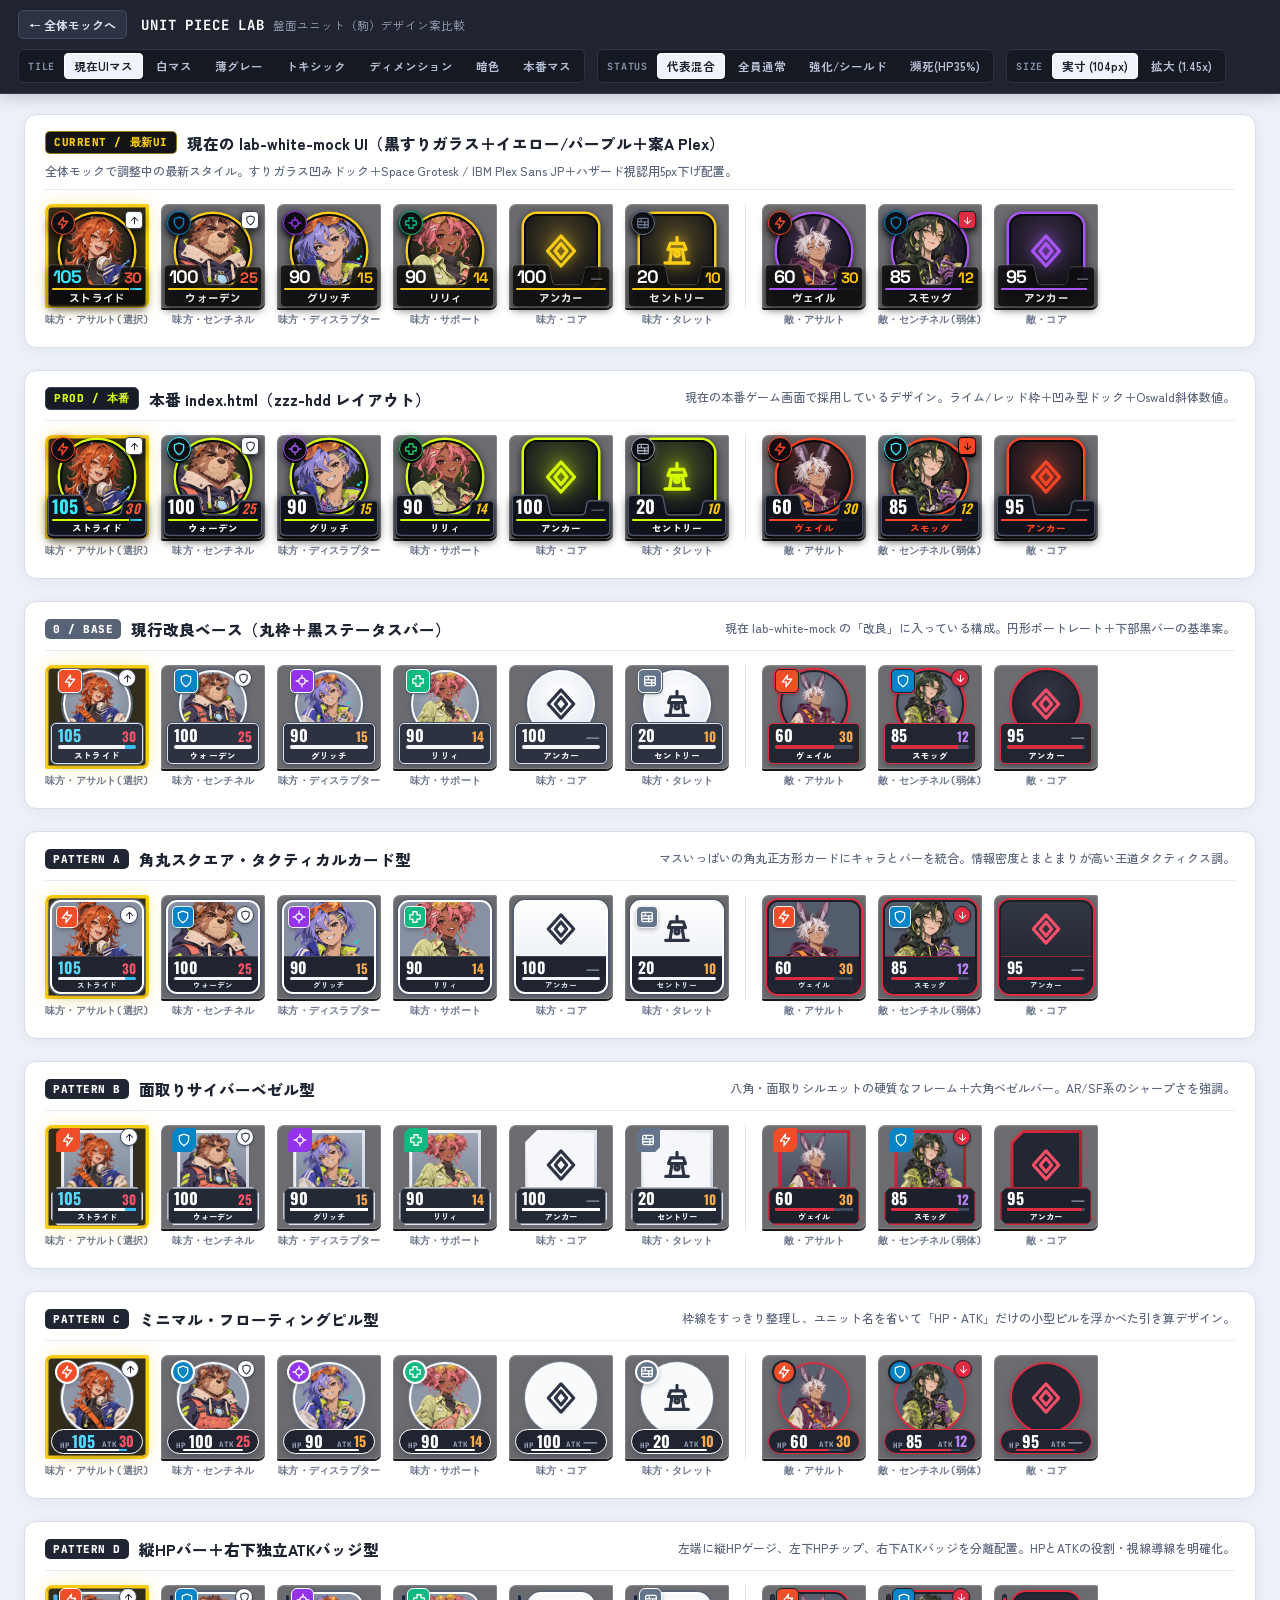
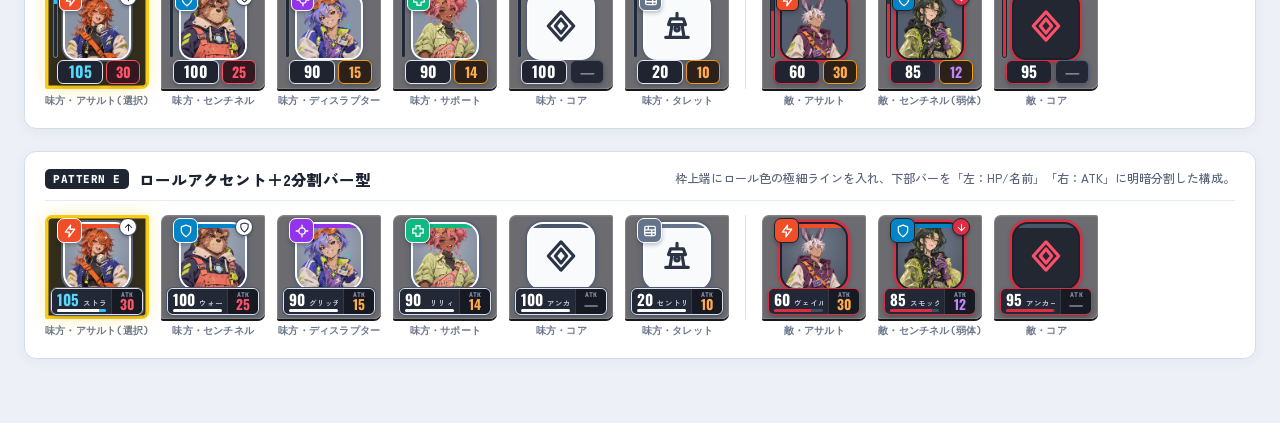
<file: lab-white-mock/unit-mock.html>
<!DOCTYPE html>
<html lang="ja">
<head>
  <meta charset="UTF-8">
  <meta name="viewport" content="width=device-width, initial-scale=1.0">
  <title>UNIT PIECE MOCK // DESIGN PATTERNS</title>
  <link rel="preconnect" href="https://fonts.googleapis.com">
  <link rel="preconnect" href="https://fonts.gstatic.com" crossorigin>
  <link href="https://fonts.googleapis.com/css2?family=Barlow+Semi+Condensed:wght@600;700&family=IBM+Plex+Mono:wght@600;700&family=IBM+Plex+Sans+JP:wght@400;500;600;700&family=JetBrains+Mono:wght@600;700;800&family=Noto+Sans+JP:wght@500;700;900&family=Oswald:wght@600;700&family=Space+Grotesk:wght@500;600;700&family=Zen+Kaku+Gothic+New:wght@500;700;900&display=swap" rel="stylesheet">
  <link rel="stylesheet" href="css/unit-mock.css">
</head>
<body data-tile-bg="lab" data-state-mode="mixed">
  <header class="um-bar">
    <div class="um-bar-left">
      <a class="um-link" href="index.html">← 全体モックへ</a>
      <div class="um-title">
        <strong>UNIT PIECE LAB</strong>
        <span>盤面ユニット（駒）デザイン案比較</span>
      </div>
    </div>

    <div class="um-controls">
      <div class="um-group" role="group" aria-label="背景タイル">
        <span class="um-lbl">TILE</span>
        <button type="button" class="um-btn active" data-tile="lab">現在UIマス</button>
        <button type="button" class="um-btn" data-tile="white">白マス</button>
        <button type="button" class="um-btn" data-tile="gray">薄グレー</button>
        <button type="button" class="um-btn" data-tile="toxic">トキシック</button>
        <button type="button" class="um-btn" data-tile="dimension">ディメンション</button>
        <button type="button" class="um-btn" data-tile="dark">暗色</button>
        <button type="button" class="um-btn" data-tile="prod">本番マス</button>
      </div>

      <div class="um-group" role="group" aria-label="状態テスト">
        <span class="um-lbl">STATUS</span>
        <button type="button" class="um-btn active" data-state="mixed">代表混合</button>
        <button type="button" class="um-btn" data-state="clean">全員通常</button>
        <button type="button" class="um-btn" data-state="buffed">強化/シールド</button>
        <button type="button" class="um-btn" data-state="damaged">瀕死(HP35%)</button>
      </div>

      <div class="um-group" role="group" aria-label="サイズ">
        <span class="um-lbl">SIZE</span>
        <button type="button" class="um-btn active" data-zoom="1x">実寸 (104px)</button>
        <button type="button" class="um-btn" data-zoom="1.5x">拡大 (1.45x)</button>
      </div>
    </div>
  </header>

  <main class="um-main" id="um-main"></main>

  <script>
    const PATHS = {
      assault: '<path d="m13 2-9 12h7l-1 8 10-13h-8Z"/>',
      sentinel: '<path d="m12 2 8 3v6c0 5-8 11-8 11S4 16 4 11V5Z"/>',
      disruptor: '<circle cx="12" cy="12" r="5.5"/><path d="M12 2v4m0 12v4M2 12h4m12 0h4"/>',
      support: '<path d="M8.5 3h7v5.5H21v7h-5.5V21h-7v-5.5H3v-7h5.5Z"/>',
      core: '<path d="m12 2 9 10-9 10L3 12Z"/><path d="m12 7 4 5-4 5-4-5Z"/>',
      turret: '<path d="M12 3v4M6 11h12l-1.5-4h-9ZM4 20h16M7 20l1.5-9h7L17 20"/><circle cx="12" cy="14" r="1.5"/>',
      object: '<rect x="3" y="4" width="18" height="16" rx="2"/><path d="M3 10h18M9 4v6m6 0v10M3 15h18"/>',
      st_shield: '<path d="m12 2 8 3v6c0 5-8 11-8 11S4 16 4 11V5Z"/>',
      st_atk: '<path d="M12 19V5M5 12l7-7 7 7"/>',
      st_debuff: '<path d="M12 5v14M19 12l-7 7-7-7"/>'
    };

    const icon = (name, cls = 'u-icon') =>
      `<svg class="${cls}" viewBox="0 0 24 24" fill="none" stroke="currentColor" stroke-width="2.2" stroke-linecap="round" stroke-linejoin="round" aria-hidden="true">${PATHS[name] || PATHS.assault}</svg>`;

    const SAMPLES = [
      { id: 'stride', team: 'p1', name: 'ストライド', role: 'ASSAULT', roleIcon: 'assault', slug: 'kinesis', hp: 90, maxHp: 95, shield: 15, atk: 30, baseAtk: 25, status: 'st_atk', selected: true, cap: '味方・アサルト(選択)' },
      { id: 'warden', team: 'p1', name: 'ウォーデン', role: 'SENTINEL', roleIcon: 'sentinel', slug: 'vector', hp: 100, maxHp: 100, shield: 0, atk: 25, baseAtk: 15, status: 'st_shield', cap: '味方・センチネル' },
      { id: 'glitch', team: 'p1', name: 'グリッチ', role: 'DISRUPTOR', roleIcon: 'disruptor', slug: 'glitch', hp: 90, maxHp: 90, shield: 0, atk: 15, baseAtk: 15, status: '', cap: '味方・ディスラプター' },
      { id: 'lily',   team: 'p1', name: 'リリィ',   role: 'SUPPORT', roleIcon: 'support', slug: 'iris', hp: 90, maxHp: 90, shield: 0, atk: 14, baseAtk: 14, status: '', cap: '味方・サポート' },
      { id: 'core1',  team: 'p1', name: 'アンカー', role: 'CORE', structIcon: 'core', isStruct: true, hp: 100, maxHp: 100, shield: 0, atk: 0, baseAtk: 0, status: '', cap: '味方・コア' },
      { id: 'turret', team: 'p1', name: 'セントリー', role: 'OBJECT', roleIcon: 'object', structIcon: 'turret', isStruct: true, hp: 20, maxHp: 20, shield: 0, atk: 10, baseAtk: 10, status: '', cap: '味方・タレット' },
      { divider: true },
      { id: 'veil',   team: 'p2', name: 'ヴェイル', role: 'ASSAULT', roleIcon: 'assault', slug: 'phase', hp: 60, maxHp: 80, shield: 0, atk: 30, baseAtk: 30, status: '', cap: '敵・アサルト' },
      { id: 'smog',   team: 'p2', name: 'スモッグ', role: 'SENTINEL', roleIcon: 'sentinel', slug: 'toxin', hp: 85, maxHp: 100, shield: 0, atk: 12, baseAtk: 15, status: 'st_debuff', debuff: true, cap: '敵・センチネル(弱体)' },
      { id: 'core2',  team: 'p2', name: 'アンカー', role: 'CORE', structIcon: 'core', isStruct: true, hp: 95, maxHp: 100, shield: 0, atk: 0, baseAtk: 0, status: '', cap: '敵・コア' }
    ];

    const PATTERNS = [
      {
        key: 'current',
        badge: 'CURRENT / 最新UI',
        cls: 'p-current',
        title: '現在の lab-white-mock UI（黒すりガラス＋イエロー/パープル＋案A Plex）',
        desc: '全体モックで調整中の最新スタイル。すりガラス凹みドック＋Space Grotesk / IBM Plex Sans JP＋ハザード視認用5px下げ配置。'
      },
      {
        key: 'prod',
        badge: 'PROD / 本番',
        cls: 'p-prod',
        title: '本番 index.html（zzz-hdd レイアウト）',
        desc: '現在の本番ゲーム画面で採用しているデザイン。ライム/レッド枠＋凹み型ドック＋Oswald斜体数値。'
      },
      {
        key: 'base',
        badge: '0 / BASE',
        cls: 'p-base',
        title: '現行改良ベース（丸枠＋黒ステータスバー）',
        desc: '現在 lab-white-mock の「改良」に入っている構成。円形ポートレート＋下部黒バーの基準案。'
      },
      {
        key: 'square',
        badge: 'PATTERN A',
        cls: 'p-square',
        title: '角丸スクエア・タクティカルカード型',
        desc: 'マスいっぱいの角丸正方形カードにキャラとバーを統合。情報密度とまとまりが高い王道タクティクス調。'
      },
      {
        key: 'chamfer',
        badge: 'PATTERN B',
        cls: 'p-chamfer',
        title: '面取りサイバーベゼル型',
        desc: '八角・面取りシルエットの硬質なフレーム＋六角ベゼルバー。AR/SF系のシャープさを強調。'
      },
      {
        key: 'pill',
        badge: 'PATTERN C',
        cls: 'p-pill',
        title: 'ミニマル・フローティングピル型',
        desc: '枠線をすっきり整理し、ユニット名を省いて「HP・ATK」だけの小型ピルを浮かべた引き算デザイン。'
      },
      {
        key: 'split',
        badge: 'PATTERN D',
        cls: 'p-split',
        title: '縦HPバー＋右下独立ATKバッジ型',
        desc: '左端に縦HPゲージ、左下HPチップ、右下ATKバッジを分離配置。HPとATKの役割・視線導線を明確化。'
      },
      {
        key: 'accent',
        badge: 'PATTERN E',
        cls: 'p-accent',
        title: 'ロールアクセント＋2分割バー型',
        desc: '枠上端にロール色の極細ラインを入れ、下部バーを「左：HP/名前」「右：ATK」に明暗分割した構成。'
      }
    ];

    let stateMode = 'mixed';
    let zoomMode = '1x';

    function resolveSample(raw) {
      const s = { ...raw };
      if (stateMode === 'clean') {
        s.hp = s.maxHp;
        s.shield = 0;
        s.atk = s.baseAtk;
        s.status = '';
        s.debuff = false;
        s.selected = false;
      } else if (stateMode === 'buffed') {
        s.hp = s.maxHp;
        s.shield = s.role === 'OBJECT' ? 0 : 15;
        s.atk = s.baseAtk > 0 ? s.baseAtk + 10 : 0;
        s.status = s.role === 'CORE' ? 'st_shield' : 'st_atk';
        s.debuff = false;
      } else if (stateMode === 'damaged') {
        s.hp = Math.max(5, Math.round(s.maxHp * 0.35));
        s.shield = 0;
        s.atk = s.baseAtk;
        s.status = s.baseAtk > 0 ? 'st_debuff' : '';
        s.debuff = s.baseAtk > 0;
      }
      return s;
    }

    function statClasses(s) {
      const hpCls = 'u-hp-val' + (s.shield > 0 ? ' has-shield' : '');
      const atkCls = 'u-atk-val'
        + (s.atk === 0 ? ' is-none' : '')
        + (s.atk > s.baseAtk ? ' is-buffed' : '')
        + (s.debuff ? ' is-debuffed' : '');
      const hpText = s.hp + s.shield;
      const atkText = s.atk > 0 ? s.atk : '—';
      const total = Math.max(s.maxHp, s.hp + s.shield);
      const hpPct = Math.round((s.hp / total) * 100);
      const shPct = Math.round((s.shield / total) * 100);
      return { hpCls, atkCls, hpText, atkText, hpPct, shPct };
    }

    function faceInnerHtml(s) {
      if (s.isStruct) {
        return icon(s.structIcon, 'u-icon u-struct-icon');
      }
      return `<img src="../assets/${s.slug}-urban-anime-v2.png" alt="${s.name}">`;
    }

    function renderPiece(patternKey, raw) {
      const s = resolveSample(raw);
      const st = statClasses(s);
      const roleHtml = s.roleIcon ? `<span class="u-role">${icon(s.roleIcon)}</span>` : '';
      const pipHtml = s.status ? `<span class="u-status-pip">${icon(s.status)}</span>` : '';
      const baseClasses = `u-piece ${s.team}${s.isStruct ? ' is-struct' : ''}`;

      if (patternKey === 'prod' || patternKey === 'current') {
        const dockPath = patternKey === 'current'
          ? 'M 4,2 L 28,2 Q 30,2 30.8,4 L 33.2,15 Q 34,17 36,17 L 54,17 Q 56,17 56.8,15 L 58.8,5.5 Q 59.6,3.5 61.6,3.5 L 76,3.5 Q 79,3.5 79,6.5 L 79,30 Q 79,34 75,34 L 5,34 Q 1,34 1,30 L 1,5 Q 1,2 4,2 Z'
          : 'M 4,1 L 26,1 Q 28,1 28.8,3 L 31.2,15 Q 32,17 34,17 L 56.5,17 Q 58.5,17 59.3,15 L 60.8,7.5 Q 61.6,5.5 63.6,5.5 L 76,5.5 Q 79,5.5 79,8.5 L 79,30 Q 79,34 75,34 L 5,34 Q 1,34 1,30 L 1,4 Q 1,1 4,1 Z';
        return `
          <div class="${baseClasses}" data-role="${s.role}">
            <div class="u-face">${faceInnerHtml(s)}</div>
            ${roleHtml}${pipHtml}
            <div class="u-readout">
              <svg class="u-dock-svg" viewBox="0 0 80 35" preserveAspectRatio="none" aria-hidden="true">
                <path d="${dockPath}"/>
              </svg>
              <div class="u-values">
                <b class="${st.hpCls}">${st.hpText}</b>
                <span class="${st.atkCls}">${st.atkText}</span>
              </div>
              <div class="u-hp-track">
                <i style="width:${st.hpPct}%"></i>
                ${st.shPct > 0 ? `<i class="u-bar-sh" style="width:${st.shPct}%"></i>` : ''}
              </div>
              <span class="u-name">${s.name}</span>
            </div>
          </div>`;
      }

      if (patternKey === 'chamfer') {
        return `
          <div class="${baseClasses}" data-role="${s.role}">
            <div class="u-bezel-outer">
              <div class="u-face">${faceInnerHtml(s)}</div>
            </div>
            ${roleHtml}${pipHtml}
            <div class="u-dock">
              <div class="u-dock-row">
                <b class="${st.hpCls}">${st.hpText}</b>
                <span class="${st.atkCls}">${st.atkText}</span>
              </div>
              <div class="u-bar-track">
                <i class="u-bar-hp" style="width:${st.hpPct}%"></i>
                ${st.shPct > 0 ? `<i class="u-bar-sh" style="width:${st.shPct}%"></i>` : ''}
              </div>
              <div class="u-name">${s.name}</div>
            </div>
          </div>`;
      }

      if (patternKey === 'pill') {
        return `
          <div class="${baseClasses}" data-role="${s.role}">
            <div class="u-face">${faceInnerHtml(s)}</div>
            ${roleHtml}${pipHtml}
            <div class="u-dock">
              <span class="u-hp-wrap"><span class="u-stat-lbl">HP</span><b class="${st.hpCls}">${st.hpText}</b></span>
              <span class="u-atk-wrap"><span class="u-stat-lbl">ATK</span><span class="${st.atkCls}">${st.atkText}</span></span>
              <div class="u-arc-hp">
                <i class="u-bar-hp" style="width:${st.hpPct}%"></i>
                ${st.shPct > 0 ? `<i class="u-bar-sh" style="width:${st.shPct}%"></i>` : ''}
              </div>
            </div>
          </div>`;
      }

      if (patternKey === 'split') {
        return `
          <div class="${baseClasses}" data-role="${s.role}">
            <div class="u-vhp-track">
              <i class="u-vhp-fill" style="height:${st.hpPct}%"></i>
              ${st.shPct > 0 ? `<i class="u-vhp-sh" style="height:${st.shPct}%"></i>` : ''}
            </div>
            <div class="u-face">${faceInnerHtml(s)}</div>
            ${roleHtml}${pipHtml}
            <div class="u-hp-chip"><b class="${st.hpCls}">${st.hpText}</b></div>
            <div class="u-atk-badge${s.atk > s.baseAtk ? ' is-buffed' : ''}${s.atk === 0 ? ' is-none' : ''}">
              <span class="${st.atkCls}">${st.atkText}</span>
            </div>
          </div>`;
      }

      if (patternKey === 'accent') {
        return `
          <div class="${baseClasses}" data-role="${s.role}">
            <div class="u-face">
              <span class="u-role-bar"></span>
              ${faceInnerHtml(s)}
            </div>
            ${roleHtml}${pipHtml}
            <div class="u-dock">
              <div class="u-dock-left">
                <div class="u-dock-left-top">
                  <b class="${st.hpCls}">${st.hpText}</b>
                  <span class="u-name">${s.name}</span>
                </div>
                <div class="u-bar-track">
                  <i class="u-bar-hp" style="width:${st.hpPct}%"></i>
                  ${st.shPct > 0 ? `<i class="u-bar-sh" style="width:${st.shPct}%"></i>` : ''}
                </div>
              </div>
              <div class="u-dock-right">
                <span class="u-atk-lbl">ATK</span>
                <span class="${st.atkCls}">${st.atkText}</span>
              </div>
            </div>
          </div>`;
      }

      if (patternKey === 'square') {
        return `
          <div class="${baseClasses}" data-role="${s.role}">
            <div class="u-face">${faceInnerHtml(s)}</div>
            ${roleHtml}${pipHtml}
            <div class="u-dock">
              <div class="u-dock-row">
                <b class="${st.hpCls}">${st.hpText}</b>
                <span class="${st.atkCls}">${st.atkText}</span>
              </div>
              <div class="u-bar-track">
                <i class="u-bar-hp" style="width:${st.hpPct}%"></i>
                ${st.shPct > 0 ? `<i class="u-bar-sh" style="width:${st.shPct}%"></i>` : ''}
              </div>
              <div class="u-name">${s.name}</div>
            </div>
          </div>`;
      }

      // Pattern 0 (base)
      return `
        <div class="${baseClasses}" data-role="${s.role}">
          <div class="u-face">${faceInnerHtml(s)}</div>
          ${roleHtml}${pipHtml}
          <div class="u-dock">
            <div class="u-dock-row">
              <b class="${st.hpCls}">${st.hpText}</b>
              <span class="${st.atkCls}">${st.atkText}</span>
            </div>
            <div class="u-bar-track">
              <i class="u-bar-hp" style="width:${st.hpPct}%"></i>
              ${st.shPct > 0 ? `<i class="u-bar-sh" style="width:${st.shPct}%"></i>` : ''}
            </div>
            <div class="u-name">${s.name}</div>
          </div>
        </div>`;
    }

    function renderAll() {
      const main = document.getElementById('um-main');
      main.innerHTML = PATTERNS.map(p => `
        <section class="pattern-card" data-pattern="${p.key}">
          <div class="pattern-head">
            <div class="pattern-head-left">
              <span class="pattern-badge">${p.badge}</span>
              <h2 class="pattern-title">${p.title}</h2>
            </div>
            <p class="pattern-desc">${p.desc}</p>
          </div>
          <div class="pattern-grid ${p.cls}${zoomMode === '1.5x' ? ' is-zoom' : ''}">
            ${SAMPLES.map(s => {
              if (s.divider) return `<div class="sample-divider" aria-hidden="true"></div>`;
              const sel = (stateMode === 'mixed' && s.selected) ? ' is-selected' : '';
              return `
                <div class="sample-slot">
                  <div class="um-tile${sel}">${renderPiece(p.key, s)}</div>
                  <span class="sample-slot-cap">${s.cap}</span>
                </div>`;
            }).join('')}
          </div>
        </section>
      `).join('');
    }

    document.querySelectorAll('[data-tile]').forEach(btn => {
      btn.addEventListener('click', () => {
        document.querySelectorAll('[data-tile]').forEach(b => b.classList.remove('active'));
        btn.classList.add('active');
        document.body.dataset.tileBg = btn.dataset.tile;
      });
    });

    document.querySelectorAll('[data-state]').forEach(btn => {
      btn.addEventListener('click', () => {
        document.querySelectorAll('[data-state]').forEach(b => b.classList.remove('active'));
        btn.classList.add('active');
        stateMode = btn.dataset.state;
        renderAll();
      });
    });

    document.querySelectorAll('[data-zoom]').forEach(btn => {
      btn.addEventListener('click', () => {
        document.querySelectorAll('[data-zoom]').forEach(b => b.classList.remove('active'));
        btn.classList.add('active');
        zoomMode = btn.dataset.zoom;
        renderAll();
      });
    });

    renderAll();
  </script>
</body>
</html>
</file>
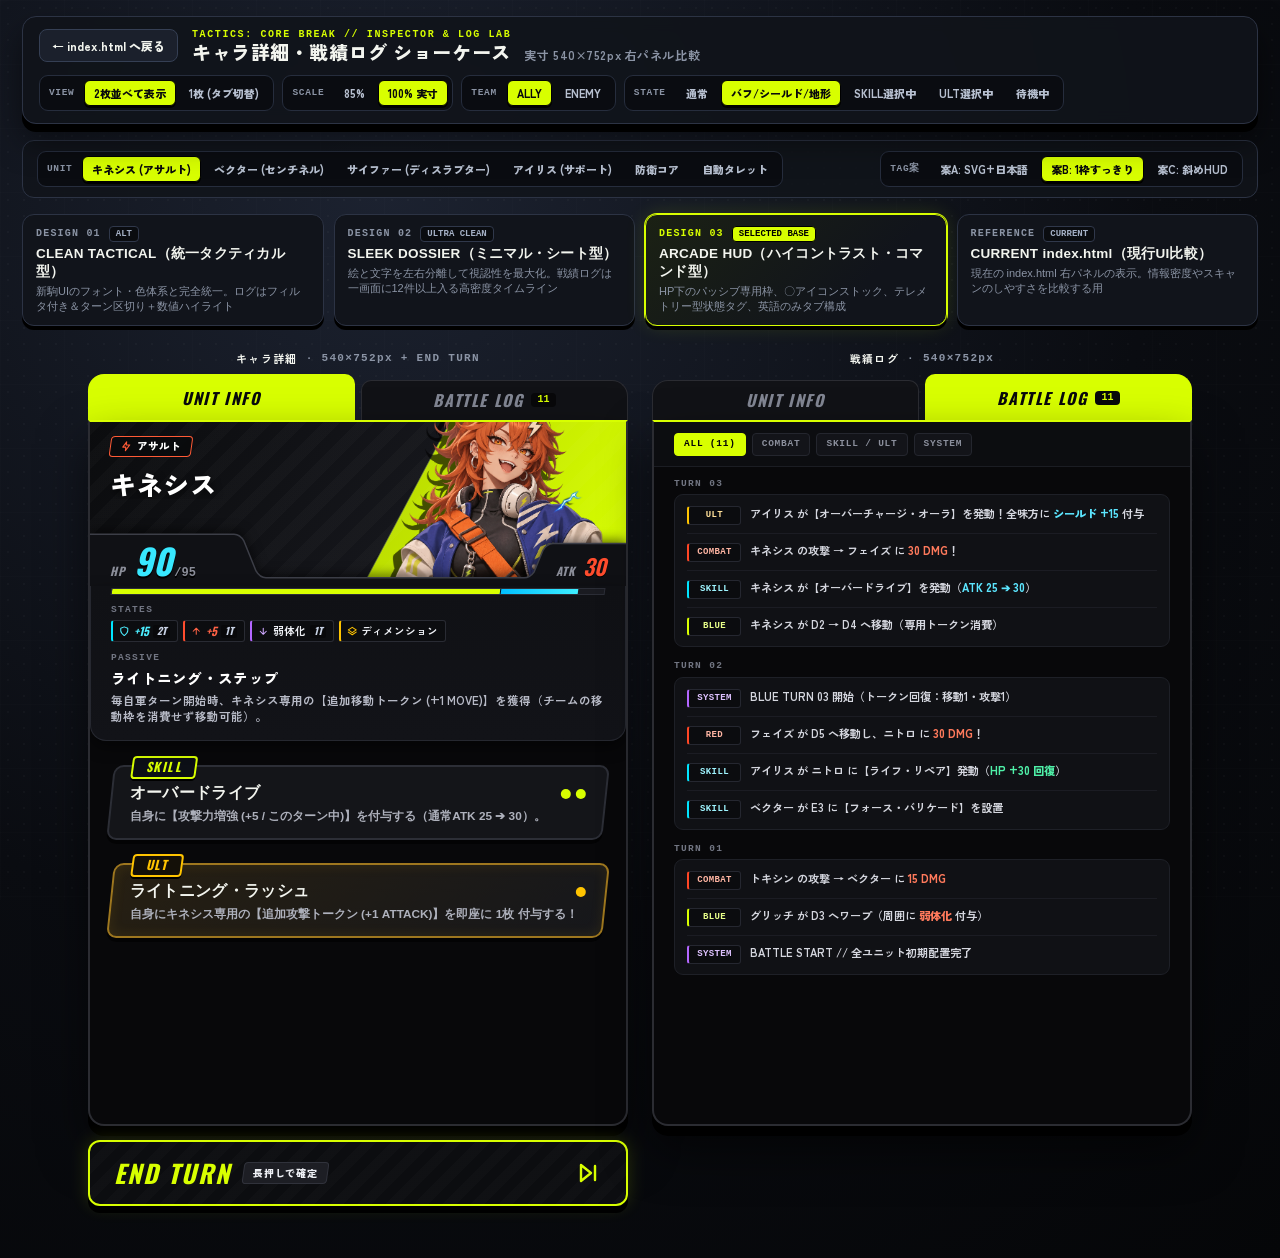
<file: archive/mocks/inspector_showcase.html>
<!DOCTYPE html>
<html lang="ja">
<head>
  <meta charset="UTF-8">
  <meta name="viewport" content="width=device-width, initial-scale=1.0">
  <meta name="theme-color" content="#08090c">
  <title>INSPECTOR UI LAB // キャラ詳細・戦績ログ ショーケース</title>
  <link rel="preconnect" href="https://fonts.googleapis.com">
  <link rel="preconnect" href="https://fonts.gstatic.com" crossorigin>
  <link href="https://fonts.googleapis.com/css2?family=Oswald:wght@500;600;700&family=Zen+Kaku+Gothic+New:wght@700;900&display=swap" rel="stylesheet">
  <style>
    :root {
      --bg-deep: #07080b;
      --bg-panel: #11141b;
      --bg-card: #181c26;
      --border: #2c3344;
      --ink: #0a0c10;
      --white: #f3f5ef;
      --muted: #8b94a5;
      --lime: #d8ff00;
      --orange: #ff4625;
      --amber: #ffc400;
      --cyan: #00e5ff;
      --purple: #b366ff;
      --emerald: #2ee59d;

      --role-assault: #ff5a36;
      --role-sentinel: #00d8ff;
      --role-disruptor: #b366ff;
      --role-support: #2ee59d;
      --role-core: #ffc400;
      --role-object: #7dd3fc;

      --num: "Oswald", Impact, "Arial Narrow", sans-serif;
      --display: Impact, "Arial Black", "Arial Narrow", sans-serif;
      --jp: "Zen Kaku Gothic New", "Yu Gothic UI", "Meiryo", sans-serif;
      --mono: Consolas, "Courier New", monospace;
    }

    * { box-sizing: border-box; }
    html, body {
      margin: 0;
      min-height: 100%;
      background: radial-gradient(circle at 30% 15%, #1c2230 0%, #0a0c11 55%, #050608 100%);
      color: var(--white);
      font-family: var(--jp);
    }

    body::before {
      content: '';
      position: fixed;
      inset: 0;
      pointer-events: none;
      background-image:
        radial-gradient(#ffffff07 1px, transparent 1px),
        linear-gradient(#ffffff03 1px, transparent 1px),
        linear-gradient(90deg, #ffffff03 1px, transparent 1px);
      background-size: 16px 16px, 64px 64px, 64px 64px;
      z-index: 0;
    }

    .app-shell {
      position: relative;
      z-index: 1;
      max-width: 1540px;
      margin: 0 auto;
      padding: 16px 22px 44px;
      display: flex;
      flex-direction: column;
      gap: 16px;
    }

    /* ========================================================================
       HEADER & CONTROLS
       ======================================================================== */
    .topbar {
      display: flex;
      flex-wrap: wrap;
      align-items: center;
      justify-content: space-between;
      gap: 12px;
      padding: 12px 16px;
      background: rgba(17, 20, 27, 0.92);
      border: 1.5px solid var(--border);
      border-radius: 14px;
      box-shadow: 0 8px 0 #000, 0 16px 32px rgba(0, 0, 0, 0.5);
      backdrop-filter: blur(8px);
    }

    .brand {
      display: flex;
      align-items: center;
      gap: 14px;
    }

    .back-link {
      display: inline-flex;
      align-items: center;
      gap: 6px;
      padding: 7px 12px;
      border-radius: 8px;
      background: #1b202c;
      border: 1px solid #353f54;
      color: var(--white);
      text-decoration: none;
      font: 800 12px var(--jp);
      transition: 0.14s;
    }
    .back-link:hover { border-color: var(--lime); color: var(--lime); }

    .brand-copy { display: flex; flex-direction: column; gap: 2px; }
    .brand-tag { font: 900 10px var(--mono); letter-spacing: 0.16em; color: var(--lime); }
    .brand-copy h1 { margin: 0; font-size: 19px; font-weight: 900; letter-spacing: 0.03em; line-height: 1.1; }
    .brand-copy h1 span { color: var(--muted); font-size: 12px; font-weight: 700; margin-left: 8px; }

    .controls-strip {
      display: flex;
      flex-wrap: wrap;
      align-items: center;
      gap: 8px;
    }

    .ctrl-group {
      display: flex;
      align-items: center;
      gap: 3px;
      padding: 4px;
      background: #0a0c11;
      border: 1px solid #262d3d;
      border-radius: 9px;
    }

    .ctrl-label {
      font: 900 9.5px var(--mono);
      color: var(--muted);
      padding: 0 7px 0 5px;
      letter-spacing: 0.07em;
      white-space: nowrap;
    }

    .ctrl-btn {
      border: 1px solid transparent;
      background: transparent;
      color: #b7c0d0;
      padding: 4px 9px;
      border-radius: 6px;
      font: 800 11px var(--jp);
      cursor: pointer;
      transition: 0.12s;
      white-space: nowrap;
    }
    .ctrl-btn:hover { color: var(--white); background: #1b202b; }
    .ctrl-btn.active {
      background: var(--lime);
      color: #08090c;
      border-color: #000;
      box-shadow: 0 2px 0 #000;
    }
    .ctrl-btn.active.enemy-pill { background: var(--orange); color: #fff; }

    .unit-strip {
      display: flex;
      flex-wrap: wrap;
      align-items: center;
      justify-content: space-between;
      gap: 10px;
      padding: 10px 14px;
      background: rgba(17, 20, 27, 0.85);
      border: 1px solid var(--border);
      border-radius: 12px;
    }

    /* Preset Selector */
    .preset-bar {
      display: grid;
      grid-template-columns: repeat(4, minmax(0, 1fr));
      gap: 10px;
    }
    @media (max-width: 1024px) { .preset-bar { grid-template-columns: repeat(2, minmax(0, 1fr)); } }
    @media (max-width: 600px)  { .preset-bar { grid-template-columns: 1fr; } }

    .preset-card {
      text-align: left;
      padding: 11px 13px;
      border-radius: 12px;
      background: var(--bg-panel);
      border: 1.5px solid var(--border);
      color: var(--white);
      cursor: pointer;
      display: flex;
      flex-direction: column;
      gap: 3px;
      transition: 0.14s;
      box-shadow: 0 4px 0 #000;
    }
    .preset-card:hover { border-color: #606d8a; transform: translateY(-1px); }
    .preset-card.active {
      border-color: var(--lime);
      background: linear-gradient(135deg, #1b2114 0%, #11141b 70%);
      box-shadow: 0 4px 0 #000, 0 0 0 1px var(--lime), 0 0 20px rgba(216, 255, 0, 0.14);
    }
    .preset-card-top { display: flex; align-items: center; justify-content: space-between; gap: 8px; }
    .preset-code { font: 900 10px var(--mono); letter-spacing: 0.12em; color: var(--lime); }
    .preset-card:not(.active) .preset-code { color: var(--muted); }
    .preset-badge {
      font: 900 9px var(--mono);
      padding: 2px 6px;
      border-radius: 4px;
      background: #0a0c10;
      border: 1px solid #30384b;
      color: #a4b0c5;
    }
    .preset-card.active .preset-badge { background: var(--lime); color: #000; border-color: #000; }
    .preset-card strong { font-size: 13.5px; font-weight: 900; letter-spacing: 0.02em; }
    .preset-card small { font-size: 11px; color: var(--muted); line-height: 1.35; }

    /* ========================================================================
       STAGE: EXACT 540×752 INSPECTOR PANELS (SIDE BY SIDE OR TABBED)
       ======================================================================== */
    .stage-wrap {
      display: flex;
      flex-wrap: wrap;
      justify-content: center;
      align-items: flex-start;
      gap: 24px;
      padding: 8px 0;
    }

    .panel-frame-col {
      display: flex;
      flex-direction: column;
      align-items: center;
      gap: 8px;
    }

    .panel-caption {
      font: 900 11px var(--mono);
      letter-spacing: 0.12em;
      color: var(--muted);
      display: flex;
      align-items: center;
      gap: 8px;
    }
    .panel-caption b { color: var(--white); font-family: var(--jp); }

    .inspector-scale-box {
      width: calc(540px * var(--pscale, 1));
      height: calc(752px * var(--pscale, 1));
      position: relative;
      flex: none;
    }
    .endturn-scale-box {
      width: calc(540px * var(--pscale, 1));
      height: calc(66px * var(--pscale, 1));
      position: relative;
      flex: none;
      margin-top: 6px;
    }
    .sim-endturn-wrap {
      width: 540px;
      height: 66px;
      transform: scale(var(--pscale, 1));
      transform-origin: top left;
    }
    .sim-endturn-btn {
      --accent: var(--lime);
      position: relative;
      width: 540px;
      height: 66px;
      border-radius: 12px;
      border: 2px solid var(--accent);
      background:
        repeating-linear-gradient(-45deg, #ffffff04 0 10px, transparent 10px 20px),
        #0c0d10;
      color: var(--white);
      display: flex;
      align-items: center;
      justify-content: space-between;
      padding: 0 24px;
      cursor: pointer;
      overflow: hidden;
      user-select: none;
      box-shadow: 0 7px 0 #000, 0 0 18px color-mix(in srgb, var(--accent) 16%, transparent);
      transition: transform 0.12s, border-color 0.15s, box-shadow 0.15s, opacity 0.15s;
    }
    .sim-endturn-btn[data-team="RED"] {
      --accent: var(--orange);
    }
    .sim-endturn-btn:hover:not(.disabled) {
      transform: translateY(-2px);
      box-shadow: 0 9px 0 #000, 0 0 26px color-mix(in srgb, var(--accent) 30%, transparent);
    }
    .sim-endturn-btn.disabled {
      opacity: 0.45;
      border-color: #34363e;
      box-shadow: 0 4px 0 #000;
      cursor: not-allowed;
    }
    .sim-endturn-btn .et-fill {
      position: absolute;
      inset: 0;
      background: var(--accent);
      transform: scaleX(0);
      transform-origin: left;
      pointer-events: none;
      transition: transform 0.55s cubic-bezier(0.22, 1, 0.36, 1);
    }
    .sim-endturn-btn:active:not(.disabled) .et-fill,
    .sim-endturn-btn.is-holding:not(.disabled) .et-fill {
      transform: scaleX(1);
    }
    .sim-endturn-btn .et-content,
    .sim-endturn-btn .et-icon {
      position: relative;
      z-index: 1;
      pointer-events: none;
    }
    .sim-endturn-btn .et-content {
      display: flex;
      align-items: center;
      gap: 12px;
    }
    .sim-endturn-btn .et-content strong {
      font: italic 800 25px/1 var(--num);
      letter-spacing: 0.08em;
      color: var(--accent);
      transition: color 0.18s;
    }
    .sim-endturn-btn .et-content small {
      font: 900 10px/1 var(--jp);
      letter-spacing: 0.08em;
      background: #1d1e24;
      border: 1px solid #30323b;
      color: #eef0f5;
      padding: 5px 9px;
      border-radius: 4px;
      transform: skewX(-8deg);
    }
    .sim-endturn-btn .et-content small > span {
      display: inline-block;
      transform: skewX(8deg);
    }
    .sim-endturn-btn .et-icon {
      display: inline-flex;
      align-items: center;
      justify-content: center;
      width: 28px;
      height: 28px;
      color: var(--accent);
      transition: color 0.18s;
    }
    .sim-endturn-btn.disabled .et-content strong,
    .sim-endturn-btn.disabled .et-icon {
      color: #6b6e79;
    }
    .sim-endturn-btn.is-holding:not(.disabled) .et-content strong,
    .sim-endturn-btn.is-holding:not(.disabled) .et-icon {
      color: #08090c;
    }
    .sim-endturn-btn[data-team="RED"].is-holding:not(.disabled) .et-content strong,
    .sim-endturn-btn[data-team="RED"].is-holding:not(.disabled) .et-icon {
      color: #ffffff;
    }
    .sim-endturn-btn.is-holding:not(.disabled) .et-content small {
      background: #08090c;
      border-color: #08090c;
      color: var(--accent);
    }

    /* Exact 540 × 752 container matching index.html */
    .sim-inspector {
      --accent: var(--lime);
      --role-color: var(--role-assault);
      width: 540px;
      height: 752px;
      transform: scale(var(--pscale, 1));
      transform-origin: top left;
      border: 2px solid #2e3545;
      border-radius: 16px;
      background: #13161d;
      box-shadow: 0 10px 0 #000, 0 24px 48px #00000090;
      overflow: hidden;
      display: flex;
      flex-direction: column;
    }
    .sim-inspector[data-team="RED"] {
      --accent: var(--orange);
    }
    .sim-inspector[data-role="ASSAULT"]   { --role-color: var(--role-assault); }
    .sim-inspector[data-role="SENTINEL"]  { --role-color: var(--role-sentinel); }
    .sim-inspector[data-role="DISRUPTOR"] { --role-color: var(--role-disruptor); }
    .sim-inspector[data-role="SUPPORT"]   { --role-color: var(--role-support); }
    .sim-inspector[data-role="CORE"]      { --role-color: var(--role-core); }
    .sim-inspector[data-role="OBJECT"]    { --role-color: var(--role-object); }

    .svg-ic { width: 1em; height: 1em; display: inline-block; flex: none; }

    /* Shared scrollbar */
    .insp-scroll {
      flex: 1;
      min-height: 0;
      overflow-y: auto;
      scrollbar-width: thin;
      scrollbar-color: #363e52 transparent;
    }

    /* ========================================================================
       PRESET 01: CLEAN TACTICAL (洗練タクティカル・統一HUD型)
       - 駒デザイン(CLEAN MEDAL)と完全統一した色・フォント・アイコン言語
       ======================================================================== */
    .st-tactical .st-tabs {
      display: grid;
      grid-template-columns: 1fr 1fr;
      gap: 8px;
      padding: 10px 12px;
      background: #0a0c11;
      border-bottom: 1.5px solid #252b3b;
      flex: none;
    }
    .st-tactical .st-tab {
      display: flex;
      align-items: center;
      justify-content: center;
      gap: 8px;
      height: 36px;
      border-radius: 8px;
      border: 1.5px solid #262d3d;
      background: #141821;
      color: var(--muted);
      cursor: pointer;
      transition: 0.12s;
    }
    .st-tactical .st-tab span { font: italic 700 13.5px/1 var(--num); letter-spacing: 0.08em; }
    .st-tactical .st-tab small { font: 800 10px var(--jp); opacity: 0.85; }
    .st-tactical .st-tab.is-active {
      background: var(--lime);
      border-color: #000;
      color: #08090c;
      box-shadow: 0 2px 0 #000;
    }
    .st-tactical .st-tab-badge {
      font: 700 10px/1 var(--mono);
      padding: 2px 6px;
      border-radius: 4px;
      background: #080a0f;
      color: var(--lime);
    }

    /* Tactical Hero Header */
    .st-tactical .ct-hero {
      position: relative;
      height: 158px;
      flex: none;
      overflow: hidden;
      background:
        radial-gradient(circle at 82% 55%, color-mix(in srgb, var(--accent) 22%, transparent) 0%, transparent 56%),
        repeating-linear-gradient(-45deg, #ffffff04 0 12px, transparent 12px 24px),
        linear-gradient(125deg, #0d1016 0%, #151a24 100%);
      border-bottom: 2px solid var(--accent);
      padding: 16px 20px;
      display: flex;
      flex-direction: column;
      justify-content: space-between;
    }
    .st-tactical .ct-hero-art {
      position: absolute;
      right: 6px;
      bottom: -36px;
      width: 224px;
      height: 224px;
      object-fit: contain;
      filter: drop-shadow(-6px 4px 0 rgba(0,0,0,0.75));
      pointer-events: none;
    }
    .st-tactical .ct-hero-emblem {
      position: absolute;
      right: 36px;
      top: 50%;
      transform: translateY(-50%);
      width: 108px;
      height: 108px;
      color: var(--accent);
      opacity: 0.85;
      filter: drop-shadow(0 0 16px color-mix(in srgb, var(--accent) 40%, transparent));
    }
    .st-tactical .ct-hero-top {
      position: relative;
      z-index: 2;
      display: flex;
      align-items: center;
      gap: 8px;
    }
    .st-tactical .ct-team-chip {
      font: italic 700 11px/1 var(--num);
      letter-spacing: 0.1em;
      padding: 4px 9px;
      border-radius: 4px;
      background: var(--accent);
      color: #08090c;
      border: 1.5px solid #000;
      box-shadow: 0 2px 0 #000;
    }
    .st-tactical[data-team="RED"] .ct-team-chip { color: #fff; }
    .st-tactical .ct-role-chip {
      display: inline-flex;
      align-items: center;
      gap: 5px;
      padding: 3.5px 9px 3.5px 6px;
      border-radius: 999px;
      background: #0a0c10e6;
      border: 1.5px solid var(--role-color);
      color: var(--role-color);
      font: 800 10.5px/1 var(--jp);
    }
    .st-tactical .ct-role-chip span { color: var(--white); }

    .st-tactical .ct-hero-title {
      position: relative;
      z-index: 2;
      max-width: 280px;
    }
    .st-tactical .ct-hero-code {
      font: 800 10px var(--mono);
      letter-spacing: 0.16em;
      color: var(--muted);
    }
    .st-tactical .ct-hero-title h2 {
      margin: 2px 0 0;
      font-size: 29px;
      font-weight: 900;
      line-height: 1.05;
      letter-spacing: 0.02em;
      color: #fff;
      text-shadow: 0 2px 10px #000;
    }

    /* Unified Stat Strip */
    .st-tactical .ct-stats-bar {
      display: grid;
      grid-template-columns: 1fr auto;
      gap: 16px;
      align-items: center;
      padding: 12px 20px;
      background: #0c0f15;
      border-bottom: 1px solid #232a3a;
      flex: none;
    }
    .st-tactical .ct-hp-block {
      display: flex;
      flex-direction: column;
      gap: 5px;
    }
    .st-tactical .ct-stat-head {
      display: flex;
      align-items: baseline;
      justify-content: space-between;
    }
    .st-tactical .ct-stat-lbl {
      font: 900 10px var(--mono);
      letter-spacing: 0.12em;
      color: var(--muted);
    }
    .st-tactical .ct-hp-num {
      font: italic 600 26px/0.95 var(--num);
      color: #fff;
      font-variant-numeric: tabular-nums;
    }
    .st-tactical .ct-hp-num small {
      font: 700 12px var(--mono);
      color: var(--muted);
      margin-left: 2px;
    }
    .st-tactical .ct-hp-track {
      height: 5px;
      border-radius: 3px;
      background: #050608;
      border: 1px solid #222938;
      overflow: hidden;
    }
    .st-tactical .ct-hp-track i {
      display: block;
      height: 100%;
      background: var(--accent);
    }
    .st-tactical .ct-atk-block {
      padding: 6px 14px;
      border-radius: 8px;
      background: #141822;
      border: 1.5px solid #2b3345;
      display: flex;
      align-items: baseline;
      gap: 10px;
    }
    .st-tactical .ct-atk-num {
      font: italic 600 24px/0.95 var(--num);
      color: var(--amber);
      font-variant-numeric: tabular-nums;
    }
    .st-tactical .ct-atk-num.is-none { color: #5b657a; }

    /* Status & Terrain Pills */
    .st-tactical .ct-chips {
      display: flex;
      flex-wrap: wrap;
      gap: 6px;
      padding: 10px 20px 2px;
    }
    .st-tactical .ct-chip {
      display: inline-flex;
      align-items: center;
      gap: 5px;
      padding: 4px 9px;
      border-radius: 6px;
      font: 800 11px var(--jp);
      border: 1px solid #30394c;
      background: #141822;
      color: #d7dfed;
    }
    .st-tactical .ct-chip.buff    { border-color: #d8ff0066; background: #d8ff0016; color: var(--lime); }
    .st-tactical .ct-chip.debuff  { border-color: #ff462577; background: #ff46251a; color: #ff8d75; }
    .st-tactical .ct-chip.shield  { border-color: #00e5ff77; background: #00e5ff16; color: var(--cyan); }
    .st-tactical .ct-chip.terrain { border-color: #b366ff77; background: #b366ff18; color: #d8adff; }

    /* Ability Deck */
    .st-tactical .ct-abilities {
      padding: 12px 20px 18px;
      display: flex;
      flex-direction: column;
      gap: 9px;
    }

    .st-tactical .ct-card {
      position: relative;
      display: grid;
      grid-template-columns: 70px 1fr;
      gap: 12px;
      align-items: start;
      padding: 12px 14px;
      border-radius: 11px;
      background: #181c26;
      border: 1.5px solid #2b3346;
      border-left: 4px solid #455068;
      text-align: left;
      color: var(--white);
      width: 100%;
      transition: 0.14s;
    }
    .st-tactical .ct-card.is-passive {
      border-left-color: var(--cyan);
      background: linear-gradient(135deg, #101820 0%, #161b25 100%);
    }
    .st-tactical .ct-card.is-skill {
      border-left-color: var(--accent);
      cursor: pointer;
    }
    .st-tactical .ct-card.is-ult {
      border-left-color: var(--amber);
      cursor: pointer;
    }
    .st-tactical .ct-card.is-armed {
      border-color: var(--lime);
      background: #202815;
      box-shadow: 0 0 0 1px var(--lime), 0 0 18px #d8ff0028;
    }
    .st-tactical .ct-card.is-disabled {
      opacity: 0.56;
      cursor: default;
    }
    .st-tactical .ct-card:not(.is-disabled).is-skill:hover,
    .st-tactical .ct-card:not(.is-disabled).is-ult:hover {
      transform: translateY(-1px);
      background: #202634;
    }

    .st-tactical .ct-slot-col {
      display: flex;
      flex-direction: column;
      gap: 5px;
      align-items: flex-start;
    }
    .st-tactical .ct-slot-badge {
      font: italic 700 14px/1 var(--num);
      letter-spacing: 0.08em;
      padding: 3px 8px;
      border-radius: 5px;
      background: #0c0f15;
      border: 1px solid #323a4d;
      color: var(--white);
    }
    .st-tactical .is-passive .ct-slot-badge { color: var(--cyan); border-color: #00e5ff55; font-size: 11px; }
    .st-tactical .is-skill .ct-slot-badge   { color: var(--accent); border-color: color-mix(in srgb, var(--accent) 45%, transparent); }
    .st-tactical .is-ult .ct-slot-badge     { color: var(--amber); border-color: #ffc40055; }

    .st-tactical .ct-pips {
      display: flex;
      gap: 4px;
      padding-left: 2px;
    }
    .st-tactical .ct-pip {
      width: 9px;
      height: 4px;
      border-radius: 2px;
      background: var(--accent);
    }
    .st-tactical .is-ult .ct-pip { background: var(--amber); }
    .st-tactical .ct-pip.used { background: #2d3446; }

    .st-tactical .ct-card-body { display: flex; flex-direction: column; gap: 4px; min-width: 0; }
    .st-tactical .ct-card-top {
      display: flex;
      align-items: center;
      justify-content: space-between;
      gap: 8px;
    }
    .st-tactical .ct-card-top strong { font-size: 14px; font-weight: 900; color: #fff; }
    .st-tactical .ct-state-pill {
      font: 800 10px var(--mono);
      padding: 2px 7px;
      border-radius: 4px;
      background: #0b0d12;
      border: 1px solid #2e3648;
      color: var(--muted);
      white-space: nowrap;
    }
    .st-tactical .is-armed .ct-state-pill {
      background: var(--lime);
      color: #08090c;
      border-color: #000;
    }
    .st-tactical .ct-card-desc {
      font-size: 12px;
      line-height: 1.48;
      color: #c2cbd9;
      font-weight: 700;
    }

    /* Tactical Battle Log */
    .st-tactical .ct-log-toolbar {
      display: flex;
      align-items: center;
      justify-content: space-between;
      gap: 8px;
      padding: 10px 16px;
      background: #0d1017;
      border-bottom: 1px solid #242b3b;
      flex: none;
    }
    .st-tactical .ct-log-filters { display: flex; gap: 5px; }
    .st-tactical .ct-filter-btn {
      padding: 4px 10px;
      border-radius: 6px;
      background: #151923;
      border: 1px solid #293142;
      color: var(--muted);
      font: 900 10px var(--mono);
      cursor: pointer;
    }
    .st-tactical .ct-filter-btn.active {
      background: var(--lime);
      color: #08090c;
      border-color: #000;
    }
    .st-tactical .ct-log-list {
      padding: 12px 16px;
      display: flex;
      flex-direction: column;
      gap: 7px;
    }
    .st-tactical .ct-turn-sep {
      display: flex;
      align-items: center;
      gap: 8px;
      margin: 4px 0 1px;
      font: 900 10px var(--mono);
      letter-spacing: 0.14em;
      color: var(--muted);
    }
    .st-tactical .ct-turn-sep::after {
      content: '';
      flex: 1;
      height: 1px;
      background: #242b3b;
    }
    .st-tactical .ct-log-item {
      display: grid;
      grid-template-columns: 62px 1fr;
      gap: 10px;
      align-items: center;
      padding: 8px 11px;
      border-radius: 9px;
      background: #171b25;
      border: 1px solid #283042;
      border-left: 3.5px solid var(--lime);
    }
    .st-tactical .ct-log-item[data-kind="attack"] { border-left-color: var(--orange); }
    .st-tactical .ct-log-item[data-kind="skill"]  { border-left-color: var(--cyan); }
    .st-tactical .ct-log-item[data-kind="ult"]    { border-left-color: var(--amber); }
    .st-tactical .ct-log-item[data-kind="system"] { border-left-color: var(--purple); }
    .st-tactical .ct-log-tag {
      font: 900 9.5px/1 var(--mono);
      padding: 4px 0;
      text-align: center;
      border-radius: 4px;
      background: #0b0d12;
      color: var(--lime);
      border: 1px solid #293142;
    }
    .st-tactical .ct-log-item[data-kind="attack"] .ct-log-tag { color: var(--orange); }
    .st-tactical .ct-log-item[data-kind="skill"]  .ct-log-tag { color: var(--cyan); }
    .st-tactical .ct-log-item[data-kind="ult"]    .ct-log-tag { color: var(--amber); }
    .st-tactical .ct-log-item[data-kind="system"] .ct-log-tag { color: var(--purple); }
    .st-tactical .ct-log-text {
      font-size: 12px;
      font-weight: 700;
      color: #d6deec;
      line-height: 1.4;
    }
    .st-tactical .ct-log-text b.dmg  { color: #ff7a5c; font-weight: 900; }
    .st-tactical .ct-log-text b.heal { color: var(--emerald); font-weight: 900; }
    .st-tactical .ct-log-text b.buff { color: var(--cyan); font-weight: 900; }

    /* ========================================================================
       PRESET 02: SLEEK DOSSIER (ミニマル・コンパクトシート型)
       - 絵と文字を分離して可読性を極限まで高めたノイズレス構成
       - 戦績ログは高密度タイムラインで一画面に12件以上を一覧表示
       ======================================================================== */
    .st-dossier .ds-tabs {
      display: flex;
      gap: 4px;
      padding: 8px 12px 0;
      background: #0a0c11;
      border-bottom: 1.5px solid #242b3b;
      flex: none;
    }
    .st-dossier .ds-tab {
      flex: 1;
      display: flex;
      align-items: center;
      justify-content: center;
      gap: 7px;
      padding: 9px 12px;
      border: 0;
      border-bottom: 2.5px solid transparent;
      background: transparent;
      color: var(--muted);
      cursor: pointer;
    }
    .st-dossier .ds-tab span { font: 700 13px var(--num); letter-spacing: 0.08em; }
    .st-dossier .ds-tab small { font: 800 10.5px var(--jp); }
    .st-dossier .ds-tab.is-active {
      color: var(--white);
      border-bottom-color: var(--lime);
    }
    .st-dossier .ds-tab-count {
      font: 900 10px var(--mono);
      padding: 1px 6px;
      border-radius: 999px;
      background: #1b2130;
      color: var(--lime);
    }

    /* Split clean header (portrait left, data right) */
    .st-dossier .ds-head {
      display: grid;
      grid-template-columns: 112px 1fr;
      gap: 16px;
      padding: 16px 20px;
      background: #0d1016;
      border-bottom: 1px solid #242b3b;
      flex: none;
    }
    .st-dossier .ds-portrait-box {
      width: 112px;
      height: 112px;
      border-radius: 12px;
      background: radial-gradient(circle at 50% 35%, #3c4c15 0%, #151b0b 82%);
      border: 2px solid var(--accent);
      overflow: hidden;
      position: relative;
      display: grid;
      place-items: center;
    }
    .st-dossier[data-team="RED"] .ds-portrait-box {
      background: radial-gradient(circle at 50% 35%, #5c1f18 0%, #200d0c 82%);
    }
    .st-dossier .ds-portrait-box img {
      width: 100%;
      height: 100%;
      object-fit: contain;
      transform: translateY(-2%) scale(1.26);
      transform-origin: 50% 15%;
    }
    .st-dossier .ds-portrait-box svg.emblem {
      width: 56px;
      height: 56px;
      color: var(--accent);
    }
    .st-dossier .ds-role-corner {
      position: absolute;
      top: 5px;
      left: 5px;
      width: 22px;
      height: 22px;
      border-radius: 50%;
      display: grid;
      place-items: center;
      background: #090b10;
      border: 1.5px solid var(--role-color);
      color: var(--role-color);
    }

    .st-dossier .ds-meta {
      display: flex;
      flex-direction: column;
      justify-content: space-between;
      min-width: 0;
    }
    .st-dossier .ds-meta-top {
      display: flex;
      align-items: center;
      justify-content: space-between;
      gap: 8px;
    }
    .st-dossier .ds-role-text {
      font: 900 10.5px var(--mono);
      letter-spacing: 0.1em;
      color: var(--role-color);
    }
    .st-dossier .ds-team-text {
      font: 900 10px var(--mono);
      padding: 2px 7px;
      border-radius: 4px;
      background: color-mix(in srgb, var(--accent) 16%, transparent);
      border: 1px solid color-mix(in srgb, var(--accent) 55%, transparent);
      color: var(--accent);
    }
    .st-dossier .ds-meta h2 {
      margin: 2px 0 6px;
      font-size: 26px;
      font-weight: 900;
      line-height: 1.05;
      color: #fff;
    }
    .st-dossier .ds-metrics {
      display: flex;
      align-items: flex-end;
      gap: 18px;
    }
    .st-dossier .ds-hp-wrap { flex: 1; display: flex; flex-direction: column; gap: 4px; }
    .st-dossier .ds-num-row { display: flex; align-items: baseline; justify-content: space-between; }
    .st-dossier .ds-num-row span { font: 900 9.5px var(--mono); color: var(--muted); }
    .st-dossier .ds-num-row b { font: italic 600 22px/0.95 var(--num); color: #fff; }
    .st-dossier .ds-num-row b small { font: 700 11px var(--mono); color: var(--muted); }
    .st-dossier .ds-bar { height: 4px; border-radius: 2px; background: #1c2230; overflow: hidden; }
    .st-dossier .ds-bar i { display: block; height: 100%; background: var(--accent); }
    .st-dossier .ds-atk-wrap { display: flex; flex-direction: column; align-items: flex-end; gap: 2px; }
    .st-dossier .ds-atk-wrap span { font: 900 9.5px var(--mono); color: var(--muted); }
    .st-dossier .ds-atk-wrap b { font: italic 600 22px/0.95 var(--num); color: var(--amber); }
    .st-dossier .ds-atk-wrap b.is-none { color: #5b657a; }

    .st-dossier .ds-body {
      padding: 12px 20px 18px;
      display: flex;
      flex-direction: column;
      gap: 10px;
    }
    .st-dossier .ds-status-row { display: flex; flex-wrap: wrap; gap: 6px; }
    .st-dossier .ds-tag {
      font: 800 10.5px var(--jp);
      padding: 3px 8px;
      border-radius: 5px;
      background: #161b24;
      border: 1px solid #2b3345;
      color: #cbd5e1;
    }
    .st-dossier .ds-tag.buff { color: var(--lime); border-color: #d8ff0055; }
    .st-dossier .ds-tag.debuff { color: #ff856d; border-color: #ff462566; }
    .st-dossier .ds-tag.shield { color: var(--cyan); border-color: #00e5ff66; }

    .st-dossier .ds-skill-list { display: flex; flex-direction: column; gap: 8px; }
    .st-dossier .ds-skill-row {
      padding: 11px 13px;
      border-radius: 10px;
      background: #171b24;
      border: 1px solid #272f40;
      display: flex;
      flex-direction: column;
      gap: 5px;
      width: 100%;
      text-align: left;
      color: var(--white);
    }
    .st-dossier .ds-skill-row.interactive { cursor: pointer; }
    .st-dossier .ds-skill-row.interactive:hover:not(.disabled) { border-color: var(--accent); background: #1d2330; }
    .st-dossier .ds-skill-row.armed { border-color: var(--lime); background: #1e2614; box-shadow: inset 0 0 0 1px var(--lime); }
    .st-dossier .ds-skill-row.disabled { opacity: 0.52; cursor: default; }
    .st-dossier .ds-skill-head {
      display: flex;
      align-items: center;
      justify-content: space-between;
      gap: 8px;
    }
    .st-dossier .ds-skill-title { display: flex; align-items: center; gap: 8px; }
    .st-dossier .ds-kind {
      font: 900 9.5px var(--mono);
      padding: 2px 6px;
      border-radius: 4px;
      background: #0c0f15;
      color: var(--cyan);
      border: 1px solid #1d404c;
    }
    .st-dossier .ds-kind.skill { color: var(--accent); border-color: color-mix(in srgb, var(--accent) 45%, transparent); }
    .st-dossier .ds-kind.ult   { color: var(--amber); border-color: #ffc40044; }
    .st-dossier .ds-skill-title strong { font-size: 13.5px; font-weight: 900; }
    .st-dossier .ds-stock { font: 800 10.5px var(--mono); color: var(--muted); }
    .st-dossier .ds-skill-row.armed .ds-stock { color: var(--lime); }
    .st-dossier .ds-skill-desc { font-size: 11.5px; line-height: 1.48; color: #b7c1d4; font-weight: 700; }

    /* Sleek Timeline Log */
    .st-dossier .ds-log-wrap {
      padding: 12px 18px;
      display: flex;
      flex-direction: column;
      gap: 2px;
    }
    .st-dossier .ds-log-turn {
      font: 900 10px var(--mono);
      letter-spacing: 0.14em;
      color: var(--lime);
      padding: 8px 0 4px;
      border-bottom: 1px solid #222938;
      margin-bottom: 4px;
    }
    .st-dossier .ds-log-row {
      display: grid;
      grid-template-columns: 10px 46px 1fr;
      gap: 10px;
      align-items: baseline;
      padding: 6px 4px;
      border-bottom: 1px solid #1b202c;
      font-size: 12px;
      line-height: 1.4;
      color: #cfd7e6;
      font-weight: 700;
    }
    .st-dossier .ds-dot {
      width: 7px;
      height: 7px;
      border-radius: 50%;
      background: var(--lime);
      transform: translateY(-1px);
    }
    .st-dossier .ds-log-row[data-kind="attack"] .ds-dot { background: var(--orange); }
    .st-dossier .ds-log-row[data-kind="skill"]  .ds-dot { background: var(--cyan); }
    .st-dossier .ds-log-row[data-kind="ult"]    .ds-dot { background: var(--amber); }
    .st-dossier .ds-log-row[data-kind="system"] .ds-dot { background: var(--purple); }
    .st-dossier .ds-log-cat {
      font: 900 9.5px var(--mono);
      color: var(--muted);
    }
    .st-dossier .ds-log-row[data-kind="attack"] .ds-log-cat { color: #ff866b; }
    .st-dossier .ds-log-row[data-kind="skill"]  .ds-log-cat { color: var(--cyan); }
    .st-dossier .ds-log-row[data-kind="ult"]    .ds-log-cat { color: var(--amber); }

    /* ========================================================================
       PRESET 03: ARCADE HUD (ZZZ ハイコントラスト・コマンド型)
       - 斜めスラッシュと高い視認性を活かしたZZZ寄りの力強いレイアウト
       ======================================================================== */
    .sim-inspector.st-arcade {
      background: transparent;
      border: none;
      border-radius: 0;
      box-shadow: none;
      overflow: visible;
    }
    .st-arcade .ar-tabs {
      display: grid;
      grid-template-columns: 1fr 1fr;
      align-items: end;
      gap: 6px;
      height: 46px;
      padding: 0;
      background: transparent;
      border: none;
      flex: none;
    }
    .st-arcade .ar-tab {
      display: flex;
      align-items: center;
      justify-content: center;
      gap: 8px;
      height: 40px;
      border: 1.5px solid #2b2c32;
      border-bottom: none;
      border-radius: 16px 10px 0 0;
      background: #111216;
      color: #828693;
      cursor: pointer;
      transition: background 0.14s, color 0.14s, border-color 0.14s, height 0.14s;
    }
    .st-arcade .ar-tab:last-child {
      border-radius: 10px 16px 0 0;
    }
    .st-arcade .ar-tab:hover:not(.is-active) {
      background: #181a20;
      border-color: #3e414d;
      color: #cfd3de;
      height: 42px;
    }
    .st-arcade .ar-tab span { font: italic 700 16px/1 var(--num); letter-spacing: 0.1em; }
    .st-arcade .ar-tab.is-active {
      height: 46px;
      background: var(--lime);
      border: 2px solid var(--lime);
      border-bottom: none;
      color: #08090c;
      box-shadow: none;
    }
    .st-arcade .ar-badge {
      font: 900 10px/1 var(--mono);
      padding: 2px 6px;
      border-radius: 4px;
      background: #08080a;
      color: var(--lime);
    }
    .st-arcade .ar-panel-body {
      flex: 1;
      min-height: 0;
      display: flex;
      flex-direction: column;
      background: #08080a;
      border: 2px solid #2b2c32;
      border-top: 2.5px solid var(--lime);
      border-radius: 0 0 16px 16px;
      box-shadow: 0 10px 0 #000, 0 24px 48px #00000090;
      overflow: hidden;
    }

    /* 上部ヒーロー：立ち絵バナー（名前はバナー左部へ）＋統合ユニットドック（ZZZ風ブラックベース・凹型HP/ATK＋隙間のないフル幅HPバー＋States＋Passive一体化） */
    .st-arcade .ar-piece-hero {
      position: relative;
      display: flex;
      flex-direction: column;
      background: transparent;
      flex: none;
    }
    .st-arcade .ar-banner {
      position: relative;
      height: 156px;
      overflow: hidden;
      flex: none;
      background:
        repeating-linear-gradient(-45deg, #ffffff05 0 12px, transparent 12px 24px),
        linear-gradient(118deg, #0b0c0e 0%, #15161b 58%, color-mix(in srgb, var(--accent) 88%, #000) 58.3%, var(--accent) 100%);
      padding: 14px 20px;
      display: flex;
      flex-direction: column;
      justify-content: flex-start;
    }
    .st-arcade .ar-banner img {
      position: absolute;
      right: 10px;
      bottom: -26px;
      width: 226px;
      height: 226px;
      object-fit: contain;
      filter: drop-shadow(-8px 6px 0 #000000aa);
    }
    .st-arcade .ar-banner svg.emblem {
      position: absolute;
      right: 52px;
      top: 45%;
      transform: translateY(-50%);
      width: 88px;
      height: 88px;
      color: #08090c;
    }
    .st-arcade .ar-pills {
      position: relative;
      z-index: 2;
      display: flex;
      gap: 8px;
      align-items: center;
    }
    .st-arcade .ar-banner-name {
      position: relative;
      z-index: 2;
      margin: 14px 0 0;
      max-width: 260px;
      font: 900 26px/1.1 var(--jp);
      color: #ffffff;
      letter-spacing: 0.02em;
      text-shadow: 0 2px 10px #000000cc;
      white-space: nowrap;
      overflow: hidden;
      text-overflow: ellipsis;
    }
    .st-arcade .ar-team {
      font: italic 700 12px/1 var(--num);
      letter-spacing: 0.1em;
      padding: 4px 10px;
      background: var(--accent);
      color: #08090c;
      border: 2px solid #000;
      border-radius: 4px;
      transform: skewX(-8deg);
      box-shadow: 0 2px 0 #000;
    }
    .st-arcade[data-team="RED"] .ar-team { color: #fff; }
    .st-arcade .ar-role-pill {
      display: inline-flex;
      align-items: center;
      gap: 5px;
      padding: 4px 10px;
      background: #090a0ceb;
      border: 1.5px solid var(--role-color);
      color: var(--role-color);
      border-radius: 4px;
      transform: skewX(-8deg);
      font: 900 10.5px/1 var(--jp);
    }
    .st-arcade .ar-role-pill > * { transform: skewX(8deg); }
    .st-arcade .ar-role-pill span { color: #fff; }

    /* HP / HPバー / ATK / States / Passive 統合ドック */
    .st-arcade .ar-piece-dock {
      position: relative;
      z-index: 4;
      margin: -46px 0 0;
      display: flex;
      flex-direction: column;
      overflow: visible;
    }
    .st-arcade .ar-dock-cap-wrap {
      position: relative;
      display: flex;
      flex-direction: column;
    }
    .st-arcade .ar-dock-cap-svg {
      position: absolute;
      top: 0;
      left: 0;
      width: 100%;
      height: calc(100% + 1px);
      z-index: 0;
      overflow: visible;
      filter: drop-shadow(0 -2px 6px #00000099);
      pointer-events: none;
    }
    .st-arcade .ar-dock-values {
      position: relative;
      z-index: 1;
      display: flex;
      justify-content: space-between;
      align-items: baseline;
      padding: 13px 20px 6px;
      min-height: 48px;
    }
    .st-arcade .ar-dock-stat {
      display: flex;
      align-items: baseline;
      gap: 8px;
    }
    .st-arcade .ar-dock-stat.atk-side {
      gap: 7px;
      padding-top: 8px;
    }
    .st-arcade .ar-dk-lbl {
      font: italic 700 11.5px/1 var(--num);
      letter-spacing: 0.1em;
      color: #8b8e99;
    }
    .st-arcade .ar-dk-hp {
      font: italic 700 35px/0.86 var(--num);
      color: #ffffff;
      font-variant-numeric: tabular-nums;
      text-shadow: 0 2px 0 #000;
    }
    .st-arcade .ar-dk-hp.has-shield {
      color: #38e8ff;
      text-shadow: 0 2px 0 #000;
    }
    .st-arcade .ar-dk-hp small {
      font: 700 12px var(--mono);
      color: #8b8e99;
      margin-left: 2px;
    }
    .st-arcade .ar-dk-atk {
      font: italic 600 22px/0.9 var(--num);
      color: var(--amber);
      font-variant-numeric: tabular-nums;
      text-shadow: 0 1px 0 #000;
    }
    .st-arcade .ar-dk-atk.is-buffed {
      color: #ff4d2e;
      text-shadow: 0 1px 0 #000;
    }
    .st-arcade .ar-dk-atk.is-none {
      color: #555864;
    }
    .st-arcade .ar-unit-sheet-body {
      position: relative;
      z-index: 1;
      display: flex;
      flex-direction: column;
      padding: 0 0 15px;
      background: linear-gradient(180deg, #101115 0%, #121318 100%);
      border: 1px solid #262830;
      border-top: none;
      border-radius: 0 0 16px 16px;
      box-shadow: 0 6px 16px #00000077;
    }
    .st-arcade .ar-dock-bar-wrap {
      padding: 0 20px;
      margin: 2px 0 10px;
      overflow: visible;
    }
    .st-arcade .ar-sheet-sec {
      display: flex;
      flex-direction: column;
      gap: 6px;
      padding: 0 20px;
    }
    .st-arcade .ar-sheet-sec.passive-sec {
      gap: 4px;
      padding-top: 11px;
    }
    .st-arcade .ar-sheet-eyebrow {
      font: 800 9.5px/1 var(--mono);
      letter-spacing: 0.14em;
      color: #727683;
      user-select: none;
    }
    .st-arcade .ar-states-dock {
      display: flex;
      align-items: center;
      min-height: 22px;
    }
    .st-arcade .ar-passive-inline {
      display: flex;
      flex-direction: column;
      gap: 4px;
    }

    .st-arcade {
      background: #08080a;
    }
    .st-arcade .ar-skew-bar {
      display: flex;
      height: 7px;
      margin: 0;
      background: #1a1b21;
      border: 1px solid #2b2d36;
      transform: skewX(-8deg);
      overflow: hidden;
    }
    .st-arcade .ar-skew-bar i { display: block; height: 100%; background: var(--accent); flex: none; }
    .st-arcade .ar-skew-bar i.shield-fill {
      background: linear-gradient(90deg, #00bfff 0%, #3eeeff 100%);
      box-shadow: inset 1px 0 0 #071018;
    }
    .st-arcade .ar-state-strip {
      display: flex;
      flex-wrap: wrap;
      align-items: center;
      gap: 5px;
      flex: 1;
      min-width: 0;
    }
    .st-arcade .ar-state-empty {
      font: 700 9.5px/1 var(--mono);
      letter-spacing: 0.06em;
      color: #556078;
      padding: 3px 7px;
      border: 1px dashed #242c3d;
      border-radius: 3px;
      background: #0b0e14;
    }
    .st-arcade .ar-st-ic {
      width: 10.5px;
      height: 10.5px;
      flex: none;
    }
    .st-arcade .ar-st-val {
      font: italic 700 11.5px/1 var(--num);
      letter-spacing: 0.02em;
    }
    .st-arcade .ar-st-turn {
      font: italic 700 10px/1 var(--num);
      padding: 1.5px 4px;
      border-radius: 2px;
      background: #00000055;
      color: #c8d2e4;
    }

    /* 案A: アイコン＋値のみの小型バッジ */
    .st-arcade .ar-tag-a {
      display: inline-flex;
      align-items: center;
      gap: 4px;
      height: 22px;
      padding: 0 7px;
      border-radius: 4px;
      background: #0b0f17;
      border: 1px solid #2b354a;
      color: #edf3fc;
      font: 700 10.5px/1 var(--jp);
      box-sizing: border-box;
    }
    .st-arcade .ar-tag-a.shield  { border-color: #00e5ff66; background: #00e5ff14; color: #aef6ff; }
    .st-arcade .ar-tag-a.shield .ar-st-ic  { color: var(--cyan); }
    .st-arcade .ar-tag-a.buff    { border-color: #ff4d2e77; background: #ff46251a; color: #ffb2a3; }
    .st-arcade .ar-tag-a.buff .ar-st-ic    { color: #ff5c3d; }
    .st-arcade .ar-tag-a.debuff  { border-color: #b366ff66; background: #b366ff16; color: #e2caff; }
    .st-arcade .ar-tag-a.debuff .ar-st-ic  { color: #c58cff; }
    .st-arcade .ar-tag-a.terrain { border-color: #ffc40066; background: #ffc40014; color: #ffe8a3; }
    .st-arcade .ar-tag-a.terrain .ar-st-ic { color: var(--amber); }

    /* 案B: すっきり1枠＋左アクセントバー（小型） */
    .st-arcade .ar-tag-b {
      display: inline-flex;
      align-items: center;
      gap: 4px;
      height: 22px;
      padding: 0 7px 0 6px;
      border-radius: 3px;
      background: #0c0d10;
      border: 1px solid #292b33;
      border-left: 2.5px solid #555966;
      color: #eef0f5;
      font: 700 10.5px/1 var(--jp);
      box-sizing: border-box;
    }
    .st-arcade .ar-tag-b.shield  { border-left-color: var(--cyan); }
    .st-arcade .ar-tag-b.shield .ar-st-ic, .st-arcade .ar-tag-b.shield .ar-st-val { color: #4ceeff; }
    .st-arcade .ar-tag-b.buff    { border-left-color: #ff4d2e; }
    .st-arcade .ar-tag-b.buff .ar-st-ic, .st-arcade .ar-tag-b.buff .ar-st-val { color: #ff6245; }
    .st-arcade .ar-tag-b.debuff  { border-left-color: var(--purple); }
    .st-arcade .ar-tag-b.debuff .ar-st-ic { color: #cfa8ff; }
    .st-arcade .ar-tag-b.terrain { border-left-color: var(--amber); }
    .st-arcade .ar-tag-b.terrain .ar-st-ic { color: var(--amber); }

    /* 案C: 斜めスラントチップ（高さ統一・小型・ボタン/タブ角度統一） */
    .st-arcade .ar-tag-c {
      display: inline-flex;
      align-items: center;
      height: 22px;
      padding: 0 8px;
      border-radius: 3px;
      background: #121722;
      border: 1px solid #303a4f;
      transform: skewX(-8deg);
      color: #f0f4fc;
      font: 700 10.5px/1 var(--jp);
      box-sizing: border-box;
    }
    .st-arcade .ar-tag-c > * { transform: skewX(8deg); display: inline-flex; align-items: center; gap: 4px; line-height: 1; }
    .st-arcade .ar-tag-c .ar-st-turn { margin-left: 3px; padding: 1.5px 4px; font-size: 9.5px; }
    .st-arcade .ar-tag-c.shield  { border-color: #00e5ff88; background: linear-gradient(135deg, #09202b, #0e1622); }
    .st-arcade .ar-tag-c.shield .ar-st-ic  { color: var(--cyan); }
    .st-arcade .ar-tag-c.buff    { border-color: #ff4d2e99; background: linear-gradient(135deg, #2a100c, #17131a); }
    .st-arcade .ar-tag-c.buff .ar-st-ic    { color: #ff5a3c; }
    .st-arcade .ar-tag-c.debuff  { border-color: #b366ff88; background: linear-gradient(135deg, #1d112b, #14141f); }
    .st-arcade .ar-tag-c.debuff .ar-st-ic  { color: #cb99ff; }
    .st-arcade .ar-tag-c.terrain { border-color: #ffc40088; background: linear-gradient(135deg, #241d09, #16161d); }
    .st-arcade .ar-tag-c.terrain .ar-st-ic { color: var(--amber); }

    /* パッシブ専用枠（外枠と直結し、左下・右下だけ丸めた非ボタン・ドック形状 / 20px左軸アラインメント統一） */
    .st-arcade .ar-passive-band {
      position: relative;
      display: flex;
      flex-direction: column;
      gap: 4px;
      margin: 0;
      padding: 13px 20px 15px;
      border: 1px dashed #00e5ff3c;
      border-top: 1px solid #1b2434;
      border-radius: 0 0 16px 16px;
      background: linear-gradient(180deg, #0b131b 0%, #101722 100%);
      box-shadow: 0 4px 10px #00000044, inset 0 -4px 12px #00e5ff0a;
      color: var(--white);
      flex: none;
    }
    .st-arcade .ar-passive-tag {
      min-width: 58px;
      padding-top: 2px;
      font: italic 900 13px/1 var(--num);
      letter-spacing: 0.1em;
      color: #ffffff;
      transform: skewX(-8deg);
      flex: none;
      user-select: none;
    }
    .st-arcade .ar-passive-body {
      flex: 1;
      min-width: 0;
      display: flex;
      flex-direction: column;
      gap: 4px;
    }
    .st-arcade .ar-passive-head {
      display: flex;
      align-items: center;
      justify-content: space-between;
      gap: 8px;
    }
    .st-arcade .ar-passive-head strong {
      font-size: 14.5px;
      font-weight: 900;
      letter-spacing: 0.02em;
      color: #fff;
    }
    .st-arcade .ar-passive-sub {
      font: 800 10px/1 var(--mono);
      letter-spacing: 0.06em;
      padding: 3px 7px;
      border-radius: 4px;
      color: var(--cyan);
      background: #091319;
      border: 1px solid #1a5666;
      white-space: nowrap;
      flex: none;
    }
    .st-arcade .ar-passive-desc {
      font-size: 11.5px;
      line-height: 1.46;
      color: #b7bac6;
      font-weight: 600;
    }
    .st-arcade .ar-state-tag.terrain .ar-state-key { color: #caa2ff; background: #b366ff14; }

    /* スキル・ULTボタン（斜めボタン枠＋左上に飛び出す SKILL / ULT ラベル＋〇アイコンストック） */
    .st-arcade .ar-skills {
      padding: 24px 20px 20px;
      display: flex;
      flex-direction: column;
      gap: 22px;
    }
    .st-arcade .ar-card {
      position: relative;
      display: block;
      padding: 16px 18px 13px;
      border-radius: 10px;
      background: #141519;
      border: 2px solid #2c2e36;
      box-shadow: 0 4px 0 #00000090;
      width: 100%;
      text-align: left;
      color: var(--white);
      transform: skewX(-6deg);
      overflow: visible;
      transition: background 0.14s, border-color 0.14s, transform 0.12s, box-shadow 0.14s;
    }
    .st-arcade .ar-card.ult {
      background: linear-gradient(135deg, #1f1b12 0%, #141519 100%);
      border-color: #59471b;
    }
    .st-arcade .ar-card.interactive { cursor: pointer; }
    .st-arcade .ar-card.interactive:hover:not(.disabled):not(.armed) {
      border-color: var(--lime);
      background: #1d1f25;
      transform: skewX(-6deg) translateY(-2px);
      box-shadow: 0 6px 0 #00000095;
    }
    .st-arcade .ar-card.ult.interactive:hover:not(.disabled):not(.armed) {
      border-color: var(--amber);
      background: linear-gradient(135deg, #272014 0%, #191a20 100%);
    }
    .st-arcade .ar-card.armed,
    .st-arcade .ar-card.armed:hover {
      background:
        repeating-linear-gradient(-45deg, #00000010 0 10px, transparent 10px 20px),
        var(--lime);
      border-color: #000;
      color: #08090c;
      transform: skewX(-6deg) translateY(-2px);
      box-shadow: 0 6px 0 #000, 0 0 22px #d8ff0050;
    }
    .st-arcade .ar-card.disabled {
      opacity: 0.45;
      filter: grayscale(0.4);
      cursor: default;
    }
    /* ボタン枠の左上に飛び出す SKILL / ULT ラベル枠 */
    .st-arcade .ar-tag-tab {
      position: absolute;
      top: -11px;
      left: 16px;
      z-index: 2;
      display: inline-flex;
      align-items: center;
      justify-content: center;
      padding: 3px 12px;
      border-radius: 4px;
      background: #0c0f16;
      border: 2px solid var(--accent);
      box-shadow: 0 2px 0 #000;
      transform: skewX(-2deg);
      user-select: none;
    }
    .st-arcade .ar-tag-tab span {
      font: italic 900 12.5px/1 var(--num);
      letter-spacing: 0.12em;
      color: var(--accent);
      transform: skewX(8deg);
      display: inline-block;
    }
    .st-arcade .ar-card.ult .ar-tag-tab {
      background: #141008;
      border-color: var(--amber);
    }
    .st-arcade .ar-card.ult .ar-tag-tab span {
      color: var(--amber);
    }
    .st-arcade .ar-card.armed .ar-tag-tab {
      background: #08090c;
      border-color: #000;
    }
    .st-arcade .ar-card.armed .ar-tag-tab span {
      color: var(--lime);
    }
    .st-arcade .ar-card-body {
      width: 100%;
      display: flex;
      flex-direction: column;
      gap: 4px;
      transform: skewX(6deg);
    }
    .st-arcade .ar-card-top { display: flex; justify-content: space-between; align-items: center; gap: 10px; }
    .st-arcade .ar-card-top strong { font-size: 15.5px; font-weight: 900; letter-spacing: 0.02em; color: var(--white); }
    .st-arcade .ar-card.armed .ar-card-top strong { color: #08090c; }
    .st-arcade .ar-stock-wrap {
      display: inline-flex;
      align-items: center;
      gap: 7px;
      flex: none;
    }
    .st-arcade .ar-dots {
      display: inline-flex;
      align-items: center;
      gap: 5px;
    }
    .st-arcade .ar-dot {
      width: 10px;
      height: 10px;
      border-radius: 50%;
      display: inline-block;
      background: var(--lime);
      box-shadow: none;
    }
    .st-arcade .ar-card.ult .ar-dot {
      background: var(--amber);
      box-shadow: none;
    }
    .st-arcade .ar-card.armed .ar-dot {
      background: #08090c;
      box-shadow: none;
    }
    .st-arcade .ar-dot.used {
      background: transparent;
      border: 1.5px solid #56627c;
      box-shadow: none;
    }
    .st-arcade .ar-card.armed .ar-dot.used {
      background: transparent;
      border: 1.5px solid #08090c99;
      box-shadow: none;
    }
    .st-arcade .ar-stock-state {
      font: 800 10px/1 var(--mono);
      letter-spacing: 0.05em;
      padding: 3px 7px;
      border-radius: 4px;
      background: #0d0f14;
      border: 1px solid #2e3545;
      color: var(--muted);
    }
    .st-arcade .ar-card.armed .ar-stock-state {
      background: #08090c;
      border-color: #08090c;
      color: var(--lime);
    }
    .st-arcade .ar-card.ult:not(.disabled) .ar-stock-state.ready {
      color: var(--amber);
      border-color: #59471b;
    }
    .st-arcade .ar-card-desc { font-size: 11.8px; line-height: 1.48; color: #aeb1bc; font-weight: 600; }
    .st-arcade .ar-card.armed .ar-card-desc { color: #1a2107; font-weight: 700; }
    .st-arcade .ar-card-body { position: relative; z-index: 1; }

    /* ULT READY（未押下）：アンバー待機強化 ／ ULT 選択中（armed）：固定青×黄グラデ＋斜めストライプ＋枠イルミネーション */
    .st-arcade .ar-card.ult.is-ready:not(.armed) {
      border-color: #9e771f;
      background: linear-gradient(135deg, #261f12 0%, #16171b 100%);
      box-shadow: 0 4px 0 #00000090, inset 0 0 14px #ffc40018;
    }
    .st-arcade .ar-card.ult.armed {
      border: 3px solid transparent;
      background:
        repeating-linear-gradient(-45deg, #00000012 0 10px, transparent 10px 20px) padding-box,
        linear-gradient(115deg, #1698ff 0%, #24e6ff 46%, #ffe838 100%) padding-box,
        linear-gradient(90deg, #00e5ff 0%, #ffe600 25%, #0066ff 50%, #d8ff00 75%, #00e5ff 100%) border-box;
      background-size: 100% 100%, 100% 100%, 260% 100%;
      background-position: 0 0, 0 0, 0% 50%;
      color: #06090f;
      transform: skewX(-6deg) translateY(-2px);
      box-shadow: 0 6px 0 #000, 0 0 22px #00e5ff77, 0 0 30px #ffe60044;
      animation: arUltBorderFlow 2.0s linear infinite;
    }
    .st-arcade .ar-card.ult.armed:hover {
      box-shadow: 0 6px 0 #000, 0 0 24px #00e5ff80, 0 0 32px #ffe60048;
    }
    .st-arcade .ar-card.ult.armed .ar-tag-tab {
      background: linear-gradient(120deg, #0099ff 0%, #00e5ff 45%, #ffe600 100%);
      border: 2.5px solid #000;
      box-shadow: 0 3px 0 #000;
    }
    .st-arcade .ar-card.ult.armed .ar-tag-tab span {
      color: #07090d;
      text-shadow: 0 1px 0 #ffffff80;
    }
    .st-arcade .ar-card.ult.armed .ar-card-top strong {
      color: #06090f;
      text-shadow: none;
    }
    .st-arcade .ar-card.ult.armed .ar-card-desc {
      color: #091520;
      font-weight: 700;
      text-shadow: none;
    }
    .st-arcade .ar-card.ult.armed .ar-dot {
      background: #06090f;
      border: 0;
      box-shadow: none;
    }
    .st-arcade .ar-card.ult.armed .ar-dot.used {
      background: transparent;
      border: 1.5px solid #06090f99;
      box-shadow: none;
    }
    @keyframes arUltBorderFlow {
      0%   { background-position: 0 0, 0 0, 0% 50%; }
      100% { background-position: 0 0, 0 0, 260% 50%; }
    }

    .st-arcade .ar-log-toolbar {
      display: flex;
      align-items: center;
      gap: 6px;
      padding: 11px 20px 10px;
      background: #0c0d10;
      border-bottom: 1px solid #1b1d23;
      flex-shrink: 0;
    }
    .st-arcade .ar-filter-btn {
      appearance: none;
      cursor: pointer;
      height: 23px;
      padding: 0 9px;
      border-radius: 4px;
      border: 1px solid #24262e;
      background: #131419;
      color: #8b8f9c;
      font: 800 9.5px/1 var(--mono);
      letter-spacing: 0.08em;
      text-transform: uppercase;
      transition: background .12s, color .12s, border-color .12s;
    }
    .st-arcade .ar-filter-btn:hover { color: #d5d7df; border-color: #353844; }
    .st-arcade .ar-filter-btn.is-active {
      background: var(--lime);
      border-color: var(--lime);
      color: #050507;
      font-weight: 900;
    }
    .st-arcade .ar-log-list {
      padding: 12px 20px 18px;
      display: flex;
      flex-direction: column;
      gap: 14px;
    }
    .st-arcade .ar-log-group { display: flex; flex-direction: column; }
    .st-arcade .ar-log-turn {
      font: 900 9.5px/1 var(--mono);
      letter-spacing: 0.14em;
      color: #727683;
      text-transform: uppercase;
      padding: 0 0 6px;
    }
    .st-arcade .ar-log-rows {
      background: #101115;
      border: 1px solid #1e2027;
      border-radius: 9px;
      padding: 2px 12px;
    }
    .st-arcade .ar-log-row {
      display: grid;
      grid-template-columns: 54px 1fr;
      align-items: baseline;
      gap: 9px;
      padding: 8px 0;
      border-bottom: 1px solid #1b1c23;
    }
    .st-arcade .ar-log-row:last-child { border-bottom: 0; }
    .st-arcade .ar-log-kind {
      display: inline-flex;
      align-items: center;
      justify-content: center;
      height: 19px;
      padding: 0 5px;
      border-radius: 3px;
      background: #0b0c0f;
      border: 1px solid #252730;
      border-left: 2.5px solid var(--lime);
      font: 800 9px/1 var(--mono);
      letter-spacing: 0.04em;
      color: #e4e6ed;
      white-space: nowrap;
      align-self: start;
      margin-top: 1px;
    }
    .st-arcade .ar-log-row[data-kind="attack"] .ar-log-kind { border-left-color: var(--orange); color: #ffb5a3; }
    .st-arcade .ar-log-row[data-kind="skill"]  .ar-log-kind { border-left-color: var(--cyan);   color: #9ff4ff; }
    .st-arcade .ar-log-row[data-kind="ult"]    .ar-log-kind { border-left-color: var(--amber);  color: #ffe099; }
    .st-arcade .ar-log-row[data-kind="system"] .ar-log-kind { border-left-color: var(--purple); color: #dec2ff; }
    .st-arcade .ar-log-row[data-kind="move"]   .ar-log-kind { border-left-color: var(--lime);   color: #e8ff8a; }
    .st-arcade .ar-log-row p {
      margin: 0;
      font-size: 11.2px;
      font-weight: 700;
      color: #d5d7df;
      line-height: 1.44;
    }
    .st-arcade .ar-log-row p b.dmg  { color: #ff7a5c; font-weight: 900; }
    .st-arcade .ar-log-row p b.heal { color: #4ff0a8; font-weight: 900; }
    .st-arcade .ar-log-row p b.buff { color: #5ce6ff; font-weight: 900; }
    .st-arcade .ar-log-empty {
      padding: 24px 0;
      text-align: center;
      font: 800 10.5px var(--mono);
      color: #6b6f7b;
      letter-spacing: 0.08em;
    }

    /* ========================================================================
       PRESET 04: CURRENT index.html REFERENCE
       ======================================================================== */
    .st-legacy .inspector-tabs {
      display: grid;
      grid-template-columns: 1fr 1fr;
      gap: 8px;
      padding: 10px 12px;
      background: #0b0d12;
      border-bottom: 2px solid #262c3a;
      flex: none;
    }
    .st-legacy .inspector-tab {
      display: flex;
      align-items: center;
      justify-content: center;
      gap: 8px;
      height: 38px;
      border: 1.5px solid #282f3e;
      border-radius: 8px;
      background: #151922;
      color: var(--muted);
      transform: skewX(-8deg);
      cursor: pointer;
    }
    .st-legacy .inspector-tab > * { transform: skewX(8deg); }
    .st-legacy .inspector-tab span { font: italic 14px/1 var(--display); letter-spacing: 0.08em; }
    .st-legacy .inspector-tab small { font: 800 10px var(--jp); opacity: 0.85; }
    .st-legacy .inspector-tab.is-active { background: var(--lime); border-color: #000; color: #0b0d11; box-shadow: 0 3px 0 #000; }
    .st-legacy .log-badge { font: 900 10px/1 var(--mono); background: #0b0d12; color: var(--lime); padding: 3px 6px; border-radius: 4px; }
    .st-legacy .inspector-hero {
      position: relative;
      height: 184px;
      overflow: hidden;
      background:
        repeating-linear-gradient(-45deg, #ffffff06 0 14px, transparent 14px 28px),
        linear-gradient(120deg, #181f14 0%, #283614 58%, var(--lime) 58.2%, #b5d900 100%);
      border-bottom: 3px solid var(--lime);
      flex: none;
    }
    .st-legacy[data-team="RED"] .inspector-hero {
      background:
        repeating-linear-gradient(-45deg, #ffffff06 0 14px, transparent 14px 28px),
        linear-gradient(120deg, #211417 0%, #3b181c 58%, var(--orange) 58.2%, #c92c12 100%);
      border-bottom-color: var(--orange);
    }
    .st-legacy .hero-art { position: absolute; width: 256px; height: 256px; object-fit: contain; right: 4px; bottom: -42px; filter: drop-shadow(-8px 6px 0 #000000aa); }
    .st-legacy .team-tag {
      position: absolute; top: 14px; left: 16px; font: italic 13px/1 var(--display); letter-spacing: 0.1em;
      background: var(--lime); color: #0b0d11; border: 2px solid #000; padding: 4px 10px; border-radius: 4px;
      transform: skewX(-12deg); box-shadow: 0 3px 0 #000;
    }
    .st-legacy[data-team="RED"] .team-tag { background: var(--orange); color: #fff; }
    .st-legacy .hero-name {
      position: absolute; bottom: 0; left: 0; right: 0; padding: 28px 22px 14px;
      background: linear-gradient(transparent, #090b0ef2 78%);
    }
    .st-legacy .hero-name > span { font: 800 11px var(--jp); color: var(--lime); }
    .st-legacy[data-team="RED"] .hero-name > span { color: #ff856d; }
    .st-legacy .hero-name h2 { font-size: 28px; font-weight: 900; margin: 4px 0 0; }
    .st-legacy .inspector-stats {
      display: grid; grid-template-columns: 1fr 116px; gap: 18px; padding: 16px 22px;
      background: #0f1218; border-bottom: 1px solid #262c3a; flex: none;
    }
    .st-legacy .inspector-stats > div { display: flex; justify-content: space-between; align-items: baseline; flex-wrap: wrap; gap: 6px; }
    .st-legacy .inspector-stats > div > span:first-child { font: italic 13px var(--display); letter-spacing: 0.1em; color: var(--muted); }
    .st-legacy .inspector-stats strong { font: italic 30px/1 var(--display); }
    .st-legacy .inspector-stats strong small { font: 700 12px var(--mono); color: var(--muted); }
    .st-legacy .mini-hp { width: 100%; height: 6px; background: #07080a; transform: skewX(-16deg); overflow: hidden; }
    .st-legacy .mini-hp i { display: block; height: 100%; background: var(--lime); }
    .st-legacy[data-team="RED"] .mini-hp i { background: var(--orange); }
    .st-legacy .card-skills { display: flex; flex-direction: column; gap: 10px; padding: 14px 22px 20px; }
    .st-legacy .card-passive {
      display: flex; gap: 14px; padding: 13px 16px; border: 1.5px dashed #00e5ff66; border-radius: 12px;
      background: linear-gradient(135deg, #0d151c 0%, #121822 100%);
    }
    .st-legacy .card-skill {
      display: flex; gap: 14px; padding: 14px 16px; border: 2px solid #2e3546; border-radius: 12px;
      background: var(--bg-card); color: var(--white); text-align: left; width: 100%;
    }
    .st-legacy .card-skill-tag { min-width: 58px; font: italic 900 15px/1 var(--display); transform: skewX(-8deg); color: #fff; }
    .st-legacy .command-top { display: flex; justify-content: space-between; gap: 8px; margin-bottom: 4px; width: 100%; }
    .st-legacy .command-copy { flex: 1; display: flex; flex-direction: column; }
    .st-legacy .skill-name { font-size: 14px; font-weight: 900; }
    .st-legacy .command-sub { font: 800 10.5px var(--mono); color: var(--muted); }
    .st-legacy .skill-description { font-size: 12px; color: #b9c3d4; line-height: 1.45; }
    .st-legacy .log-panel { padding: 16px 20px; display: flex; flex-direction: column; gap: 10px; }
    .st-legacy .battle-log-entry {
      background: var(--bg-card); border: 1.5px solid #2d3446; border-left: 5px solid var(--lime);
      border-radius: 10px; padding: 10px 14px;
    }
    .st-legacy .battle-log-entry[data-kind="attack"] { border-left-color: var(--orange); }
    .st-legacy .battle-log-entry[data-kind="skill"]  { border-left-color: var(--cyan); }
    .st-legacy .battle-log-entry[data-kind="ult"]    { border-left-color: var(--amber); }
    .st-legacy .battle-log-entry[data-kind="system"] { border-left-color: var(--purple); }
    .st-legacy .battle-log-meta { display: flex; align-items: center; gap: 8px; margin-bottom: 5px; }
    .st-legacy .battle-log-meta span { font: 900 10px var(--mono); background: #0d0f14; color: var(--lime); padding: 2px 6px; border-radius: 4px; }
    .st-legacy .battle-log-meta strong { font-size: 12px; font-weight: 900; }
    .st-legacy .battle-log-entry p { margin: 0; font-size: 13px; font-weight: 700; color: #d0d7e6; line-height: 1.45; }
  </style>
</head>
<body>
  <div class="app-shell">
    <!-- Top Header -->
    <header class="topbar">
      <div class="brand">
        <a class="back-link" href="../../index.html">← index.html へ戻る</a>
        <div class="brand-copy">
          <span class="brand-tag">TACTICS: CORE BREAK // INSPECTOR &amp; LOG LAB</span>
          <h1>キャラ詳細・戦績ログ ショーケース <span>実寸 540×752px 右パネル比較</span></h1>
        </div>
      </div>

      <div class="controls-strip">
        <div class="ctrl-group" role="group" aria-label="表示モード">
          <span class="ctrl-label">VIEW</span>
          <button class="ctrl-btn active" data-view="both">2枚並べて表示</button>
          <button class="ctrl-btn" data-view="single">1枚 (タブ切替)</button>
        </div>

        <div class="ctrl-group" role="group" aria-label="パネル倍率">
          <span class="ctrl-label">SCALE</span>
          <button class="ctrl-btn" data-pscale="0.85">85%</button>
          <button class="ctrl-btn active" data-pscale="1">100% 実寸</button>
        </div>

        <div class="ctrl-group" role="group" aria-label="陣営">
          <span class="ctrl-label">TEAM</span>
          <button class="ctrl-btn active" data-team="BLUE">ALLY</button>
          <button class="ctrl-btn" data-team="RED">ENEMY</button>
        </div>

        <div class="ctrl-group" role="group" aria-label="状態サンプル">
          <span class="ctrl-label">STATE</span>
          <button class="ctrl-btn" data-ustate="normal">通常</button>
          <button class="ctrl-btn active" data-ustate="rich">バフ/シールド/地形</button>
          <button class="ctrl-btn" data-ustate="armed">SKILL選択中</button>
          <button class="ctrl-btn" data-ustate="ult_armed">ULT選択中</button>
          <button class="ctrl-btn" data-ustate="disabled">待機中</button>
        </div>
      </div>
    </header>

    <!-- Unit Quick Selector -->
    <section class="unit-strip" aria-label="プレビュー対象の切り替え">
      <div class="ctrl-group" style="flex-wrap:wrap;">
        <span class="ctrl-label">UNIT</span>
        <button class="ctrl-btn active" data-unit="KINESIS">キネシス (アサルト)</button>
        <button class="ctrl-btn" data-unit="VECTOR">ベクター (センチネル)</button>
        <button class="ctrl-btn" data-unit="CYPHER">サイファー (ディスラプター)</button>
        <button class="ctrl-btn" data-unit="IRIS">アイリス (サポート)</button>
        <button class="ctrl-btn" data-unit="CORE">防衛コア</button>
        <button class="ctrl-btn" data-unit="TURRET">自動タレット</button>
      </div>
      <div class="ctrl-group" role="group" aria-label="状態タグ案の比較">
        <span class="ctrl-label">TAG案</span>
        <button class="ctrl-btn" data-tagstyle="a">案A: SVG+日本語</button>
        <button class="ctrl-btn active" data-tagstyle="b">案B: 1枠すっきり</button>
        <button class="ctrl-btn" data-tagstyle="c">案C: 斜めHUD</button>
      </div>
    </section>

    <!-- Design Presets -->
    <section class="preset-bar" aria-label="UIデザイン案の切り替え">
      <button class="preset-card" data-preset="tactical">
        <div class="preset-card-top">
          <span class="preset-code">DESIGN 01</span>
          <span class="preset-badge">ALT</span>
        </div>
        <strong>CLEAN TACTICAL（統一タクティカル型）</strong>
        <small>新駒UIのフォント・色体系と完全統一。ログはフィルタ付き＆ターン区切り＋数値ハイライト</small>
      </button>

      <button class="preset-card" data-preset="dossier">
        <div class="preset-card-top">
          <span class="preset-code">DESIGN 02</span>
          <span class="preset-badge">ULTRA CLEAN</span>
        </div>
        <strong>SLEEK DOSSIER（ミニマル・シート型）</strong>
        <small>絵と文字を左右分離して視認性を最大化。戦績ログは一画面に12件以上入る高密度タイムライン</small>
      </button>

      <button class="preset-card active" data-preset="arcade">
        <div class="preset-card-top">
          <span class="preset-code">DESIGN 03</span>
          <span class="preset-badge">SELECTED BASE</span>
        </div>
        <strong>ARCADE HUD（ハイコントラスト・コマンド型）</strong>
        <small>HP下のパッシブ専用枠、〇アイコンストック、テレメトリー型状態タグ、英語のみタブ構成</small>
      </button>

      <button class="preset-card" data-preset="legacy">
        <div class="preset-card-top">
          <span class="preset-code">REFERENCE</span>
          <span class="preset-badge">CURRENT</span>
        </div>
        <strong>CURRENT index.html（現行UI比較）</strong>
        <small>現在の index.html 右パネルの表示。情報密度やスキャンのしやすさを比較する用</small>
      </button>
    </section>

    <!-- Inspector Stage -->
    <div id="stage-wrap" class="stage-wrap"></div>
  </div>

  <script>
    const SVG_ICONS = {
      ASSAULT:   '<path d="m13 2-9 12h7l-1 8 10-13h-8Z"/>',
      SENTINEL:  '<path d="m12 2 8 3v6c0 5-8 11-8 11S4 16 4 11V5Z"/>',
      DISRUPTOR: '<circle cx="12" cy="12" r="5.5"/><path d="M12 2v4m0 12v4M2 12h4m12 0h4"/>',
      SUPPORT:   '<path d="M8.5 3h7v5.5H21v7h-5.5V21h-7v-5.5H3v-7h5.5Z"/>',
      CORE:      '<path d="m12 2 9 10-9 10L3 12Z"/><path d="m12 7 4 5-4 5-4-5Z"/>',
      OBJECT:    '<rect x="3" y="4" width="18" height="16" rx="2"/><path d="M3 10h18M9 4v6m6 0v10M3 15h18"/>',
      TURRET:    '<path d="M12 3v4M6 11h12l-1.5-4h-9ZM4 20h16M7 20l1.5-9h7L17 20"/><circle cx="12" cy="14" r="1.5"/>',
      ST_SHIELD: '<path d="m12 2 8 3v6c0 5-8 11-8 11S4 16 4 11V5Z"/>',
      ST_ATK:    '<path d="M12 19V5M5 12l7-7 7 7"/>',
      ST_DEBUFF: '<path d="M12 5v14M19 12l-7 7-7-7"/>',
      ST_ZONE:   '<polygon points="12 3 21 9 12 15 3 9"/><polyline points="3 14 12 20 21 14"/>'
    };

    function svgIcon(name) {
      return `<svg class="svg-ic" viewBox="0 0 24 24" fill="none" stroke="currentColor" stroke-width="2.4" stroke-linecap="round" stroke-linejoin="round" aria-hidden="true">${SVG_ICONS[name] || SVG_ICONS.ASSAULT}</svg>`;
    }

    const UNITS = {
      KINESIS: {
        key: 'KINESIS', slug: 'kinesis', name: 'キネシス', role: 'ASSAULT', roleName: 'アサルト',
        hp: 75, maxHp: 95, atk: 25,
        passive: { name: 'ライトニング・ステップ', desc: '毎自軍ターン開始時、キネシス専用の【追加移動トークン (+1 MOVE)】を獲得（チームの移動枠を消費せず移動可能）。' },
        skillA: { name: 'オーバードライブ', stock: 2, maxStock: 2, desc: '自身に【攻撃力増強 (+5 / このターン中)】を付与する（通常ATK 25 ➔ 30）。' },
        ult: { name: 'ライトニング・ラッシュ', desc: '自身にキネシス専用の【追加攻撃トークン (+1 ATTACK)】を即座に 1枚 付与する！' }
      },
      VECTOR: {
        key: 'VECTOR', slug: 'vector', name: 'ベクター', role: 'SENTINEL', roleName: 'センチネル',
        hp: 100, maxHp: 100, atk: 15,
        passive: { name: 'バンカー・スナイパー', desc: 'オブジェクト（防壁・タレット）またはコアに隣接時、自身に攻撃力増強 (+10) を常時付与（ATK 15 ➔ 25）。' },
        skillA: { name: 'フォース・バリケード', stock: 2, maxStock: 3, desc: '半径2マス以内の指定空きマスに「バリケード（オブジェクト / HP 30）」を設置する。' },
        ult: { name: 'バリケード・バッファー', desc: '『フォース・バリケード』のストックを全回復（最大3回まで再装填）する！' }
      },
      CYPHER: {
        key: 'CYPHER', slug: 'cypher', name: 'サイファー', role: 'DISRUPTOR', roleName: 'ディスラプター',
        hp: 65, maxHp: 95, atk: 20,
        passive: { name: 'ホライゾン・シフト', desc: '周囲8マス移動に加え、左右の横一直線方向へ障害物に衝突する直前まで無制限にスライド移動可能。' },
        skillA: { name: 'シグナル・ジャミング', stock: 1, maxStock: 2, desc: '前方一直線上の初弾に干渉。味方なら【攻撃力増強 (+15)】, 敵なら【攻撃阻害 (1T)】を付与！' },
        ult: { name: 'フルスペクトラム・ブラックアウト', desc: 'すべての敵ユニットに【行動阻害 (1T)】および【攻撃阻害 (1T)】を一斉付与！' }
      },
      IRIS: {
        key: 'IRIS', slug: 'iris', name: 'アイリス', role: 'SUPPORT', roleName: 'サポート',
        hp: 90, maxHp: 90, atk: 14,
        passive: { name: 'ナノ・エンハンスメント', desc: '毎自軍ターン終了時、前方一直線上で最も近い負傷した味方ユニット1体のHPを 5 自動回復。' },
        skillA: { name: 'ライフ・リペア', stock: 2, maxStock: 2, desc: '半径3マス以内の味方ユニット1体を指定し、HPを 30 大回復する。' },
        ult: { name: 'オーバーチャージ・オーラ', desc: '自軍の全ユニットおよび防衛コアに【シールド増強 (+15 / 2T)】を一斉付与！' }
      },
      CORE: {
        key: 'CORE', slug: 'core', name: '防衛コア', role: 'CORE', roleName: 'コア',
        hp: 80, maxHp: 100, atk: 0, emblem: 'CORE',
        desc: '自軍の最重要防衛目標。移動・攻撃は不可。破壊されると即座に敗北！シールド付与可能。'
      },
      TURRET: {
        key: 'TURRET', slug: 'turret', name: '自動タレット', role: 'OBJECT', roleName: 'オブジェクト',
        hp: 20, maxHp: 20, atk: 10, emblem: 'TURRET',
        desc: 'ヴァルカンが設置した自動砲台。自軍ターン終了時に周囲8マスのすべての敵へ 10 ダメージを自動射撃！'
      }
    };

    const SAMPLE_LOGS = [
      { turn: '03', kind: 'ult',    tag: 'ULT',    label: 'ULTIMATE', text: 'アイリス が【オーバーチャージ・オーラ】を発動！全味方に シールド +15 付与', html: 'アイリス が【オーバーチャージ・オーラ】を発動！全味方に <b class="buff">シールド +15</b> 付与' },
      { turn: '03', kind: 'attack', tag: 'COMBAT', label: 'COMBAT',   text: 'キネシス の攻撃 → フェイズ に 30 ダメージ！', html: 'キネシス の攻撃 → フェイズ に <b class="dmg">30 DMG</b>！' },
      { turn: '03', kind: 'skill',  tag: 'SKILL',  label: 'SKILL',    text: 'キネシス が【オーバードライブ】を発動（ATK 25 ➔ 30）', html: 'キネシス が【オーバードライブ】を発動（<b class="buff">ATK 25 ➔ 30</b>）' },
      { turn: '03', kind: 'move',   tag: 'BLUE',   label: 'BLUE',     text: 'キネシス が D2 → D4 へ自律移動（専用トークン消費）', html: 'キネシス が D2 → D4 へ移動（専用トークン消費）' },
      { turn: '02', kind: 'system', tag: 'SYSTEM', label: 'SYSTEM',   text: 'BLUE TURN 03 開始（行動トークン回復：移動1・攻撃1）', html: 'BLUE TURN 03 開始（トークン回復：移動1・攻撃1）' },
      { turn: '02', kind: 'attack', tag: 'RED',    label: 'RED',      text: 'フェイズ が C5 → D5 へ移動し、ニトロ に 30 ダメージ！', html: 'フェイズ が D5 へ移動し、ニトロ に <b class="dmg">30 DMG</b>！' },
      { turn: '02', kind: 'skill',  tag: 'SKILL',  label: 'SKILL',    text: 'アイリス が ニトロ に【ライフ・リペア】発動（HP +30 回復）', html: 'アイリス が ニトロ に【ライフ・リペア】発動（<b class="heal">HP +30 回復</b>）' },
      { turn: '02', kind: 'skill',  tag: 'SKILL',  label: 'SKILL',    text: 'ベクター が E3 に【フォース・バリケード (HP 30)】を設置', html: 'ベクター が E3 に【フォース・バリケード】を設置' },
      { turn: '01', kind: 'attack', tag: 'COMBAT', label: 'COMBAT',   text: 'トキシン の攻撃 → ベクター に 15 ダメージ', html: 'トキシン の攻撃 → ベクター に <b class="dmg">15 DMG</b>' },
      { turn: '01', kind: 'move',   tag: 'BLUE',   label: 'BLUE',     text: 'グリッチ が グラビティ・ワープ で D3 へ跳躍（周囲に弱体化付与）', html: 'グリッチ が D3 へワープ（周囲に <b class="dmg">弱体化</b> 付与）' },
      { turn: '01', kind: 'system', tag: 'SYSTEM', label: 'SYSTEM',   text: 'BATTLE START // 全ユニット初期配置完了', html: 'BATTLE START // 全ユニット初期配置完了' }
    ];

    const state = {
      preset: 'arcade',     // tactical | dossier | arcade | legacy
      view: 'both',         // both | single
      singleTab: 'details', // details | log
      pscale: 1,
      team: 'BLUE',         // BLUE | RED
      ustate: 'rich',       // normal | rich | armed | ult_armed | disabled
      unitKey: 'KINESIS',
      tagStyle: 'b',        // a | b | c
      logFilter: 'ALL'      // ALL | combat | skill | turn
    };

    const esc = v => String(v ?? '').replace(/[&<>"']/g, c => ({ '&': '&amp;', '<': '&lt;', '>': '&gt;', '"': '&quot;', "'": '&#39;' }[c]));

    function getUnitContext() {
      const u = UNITS[state.unitKey];
      const hp = state.ustate === 'normal' ? u.maxHp : u.hp;
      const hpPctExact = Math.max(0, Math.min(100, (hp / u.maxHp) * 100));
      const pct = Math.round(hpPctExact);
      const isArmed = state.ustate === 'armed';
      const isUltArmed = state.ustate === 'ult_armed';
      const showRich = state.ustate === 'rich' || isArmed || isUltArmed;
      const effectiveAtk = (showRich && u.atk > 0) ? u.atk + 5 : u.atk;
      const shield = showRich ? 15 : 0;
      const displayHp = hp + shield;
      const shieldUnits = (hp < u.maxHp && shield > 0) ? Math.min(u.maxHp - hp, shield) : 0;
      const shieldPctExact = Math.max(0, Math.min(100 - hpPctExact, (shieldUnits / u.maxHp) * 100));
      const isDisabled = state.ustate === 'disabled' || state.team === 'RED';
      return { u, hp, pct, hpPctExact, shield, displayHp, shieldPctExact, effectiveAtk, showRich, isArmed, isUltArmed, isDisabled };
    }

    function filteredLogs() {
      if (state.logFilter === 'ALL') return SAMPLE_LOGS;
      if (state.logFilter === 'combat') return SAMPLE_LOGS.filter(l => l.kind === 'attack');
      if (state.logFilter === 'skill') return SAMPLE_LOGS.filter(l => l.kind === 'skill' || l.kind === 'ult');
      if (state.logFilter === 'turn') return SAMPLE_LOGS.filter(l => l.kind === 'system');
      return SAMPLE_LOGS;
    }

    function arDotsHtml(rem, max) {
      let out = '<span class="ar-dots">';
      for (let i = 0; i < max; i++) {
        out += `<i class="ar-dot ${i >= rem ? 'used' : ''}"></i>`;
      }
      return out + '</span>';
    }

    function arStatesHtml(showRich, hasAtk) {
      if (!showRich) return `<span class="ar-state-empty">状態効果なし</span>`;
      const stIcon = (key) => `<svg class="ar-st-ic" viewBox="0 0 24 24" fill="none" stroke="currentColor" stroke-width="2.4" stroke-linecap="round" stroke-linejoin="round">${SVG_ICONS[key]}</svg>`;
      if (state.tagStyle === 'b') {
        return `
          <span class="ar-tag-b shield">${stIcon('ST_SHIELD')}<b class="ar-st-val">+15</b><em class="ar-st-turn">2T</em></span>
          ${hasAtk ? `<span class="ar-tag-b buff">${stIcon('ST_ATK')}<b class="ar-st-val">+5</b><em class="ar-st-turn">1T</em></span>` : ''}
          <span class="ar-tag-b debuff">${stIcon('ST_DEBUFF')}<span>弱体化</span><em class="ar-st-turn">1T</em></span>
          <span class="ar-tag-b terrain">${stIcon('ST_ZONE')}<span>ディメンション</span></span>
        `;
      }
      if (state.tagStyle === 'c') {
        return `
          <span class="ar-tag-c shield"><span>${stIcon('ST_SHIELD')}<b class="ar-st-val">+15</b></span><em class="ar-st-turn">2T</em></span>
          ${hasAtk ? `<span class="ar-tag-c buff"><span>${stIcon('ST_ATK')}<b class="ar-st-val">+5</b></span><em class="ar-st-turn">1T</em></span>` : ''}
          <span class="ar-tag-c debuff"><span>${stIcon('ST_DEBUFF')}<span>弱体化</span></span><em class="ar-st-turn">1T</em></span>
          <span class="ar-tag-c terrain"><span>${stIcon('ST_ZONE')}<span>ディメンション</span></span></span>
        `;
      }
      return `
        <span class="ar-tag-a shield">${stIcon('ST_SHIELD')}<b class="ar-st-val">+15</b><em class="ar-st-turn">2T</em></span>
        ${hasAtk ? `<span class="ar-tag-a buff">${stIcon('ST_ATK')}<b class="ar-st-val">+5</b><em class="ar-st-turn">1T</em></span>` : ''}
        <span class="ar-tag-a debuff">${stIcon('ST_DEBUFF')}<span>弱体化</span><em class="ar-st-turn">1T</em></span>
        <span class="ar-tag-a terrain">${stIcon('ST_ZONE')}<span>ディメンション</span></span>
      `;
    }

    function pipsHtml(rem, max) {
      let out = '<span class="ct-pips">';
      for (let i = 0; i < max; i++) {
        out += `<i class="ct-pip ${i >= rem ? 'used' : ''}"></i>`;
      }
      return out + '</span>';
    }

    // =========================================================================
    // RENDERERS FOR EACH PRESET (DETAILS & LOG)
    // =========================================================================
    function renderTabs(preset, activeTab) {
      if (preset === 'tactical') {
        return `
          <div class="st-tabs">
            <button class="st-tab ${activeTab === 'details' ? 'is-active' : ''}" data-switchtab="details">
              <span>UNIT INFO</span><small>キャラ詳細</small>
            </button>
            <button class="st-tab ${activeTab === 'log' ? 'is-active' : ''}" data-switchtab="log">
              <span>BATTLE LOG</span><small>戦績ログ</small><b class="st-tab-badge">${SAMPLE_LOGS.length}</b>
            </button>
          </div>
        `;
      }
      if (preset === 'dossier') {
        return `
          <div class="ds-tabs">
            <button class="ds-tab ${activeTab === 'details' ? 'is-active' : ''}" data-switchtab="details">
              <span>UNIT INFO</span><small>キャラ詳細</small>
            </button>
            <button class="ds-tab ${activeTab === 'log' ? 'is-active' : ''}" data-switchtab="log">
              <span>BATTLE LOG</span><small>戦績ログ</small><b class="ds-tab-count">${SAMPLE_LOGS.length}</b>
            </button>
          </div>
        `;
      }
      if (preset === 'arcade') {
        return `
          <div class="ar-tabs">
            <button class="ar-tab ${activeTab === 'details' ? 'is-active' : ''}" data-switchtab="details">
              <span>UNIT INFO</span>
            </button>
            <button class="ar-tab ${activeTab === 'log' ? 'is-active' : ''}" data-switchtab="log">
              <span>BATTLE LOG</span><b class="ar-badge">${SAMPLE_LOGS.length}</b>
            </button>
          </div>
        `;
      }
      return `
        <div class="inspector-tabs">
          <button class="inspector-tab ${activeTab === 'details' ? 'is-active' : ''}" data-switchtab="details">
            <span>UNIT INFO</span><small>キャラ詳細</small>
          </button>
          <button class="inspector-tab ${activeTab === 'log' ? 'is-active' : ''}" data-switchtab="log">
            <span>BATTLE LOG</span><small>戦績ログ</small><b class="log-badge">${SAMPLE_LOGS.length}</b>
          </button>
        </div>
      `;
    }

    function renderDetailsBody(preset) {
      const { u, hp, pct, hpPctExact, shield, displayHp, shieldPctExact, effectiveAtk, showRich, isArmed, isUltArmed, isDisabled } = getUnitContext();
      const teamLabel = state.team === 'BLUE' ? 'ALLY' : 'ENEMY';
      const hasAtk = u.atk > 0;
      const atkText = hasAtk ? String(effectiveAtk) : '—';
      const artHtml = u.emblem
        ? `<svg class="${preset === 'tactical' ? 'ct-hero-emblem' : 'emblem'}" viewBox="0 0 24 24" fill="none" stroke="currentColor" stroke-width="1.8" stroke-linecap="round" stroke-linejoin="round">${SVG_ICONS[u.emblem]}</svg>`
        : `<img class="${preset === 'tactical' ? 'ct-hero-art' : 'hero-art'}" src="../../assets/${u.slug}-urban-anime-v2.png" alt="${esc(u.name)}">`;

      const skillStateText = isArmed ? 'ACTIVE · 対象を選択' : isDisabled ? (state.team === 'RED' ? '敵ユニット' : '待機中') : `×${u.skillA?.stock ?? 0}`;
      const ultStateText = isDisabled ? (state.team === 'RED' ? '敵ユニット' : '待機中') : (showRich ? '×1 · READY' : '×1 · ULT不足');

      if (preset === 'tactical') {
        return `
          <div class="ct-hero">
            ${artHtml}
            <div class="ct-hero-top">
              <span class="ct-team-chip">${teamLabel}</span>
              <span class="ct-role-chip">${svgIcon(u.role)}<span>${esc(u.roleName)}</span></span>
            </div>
            <div class="ct-hero-title">
              <div class="ct-hero-code">${esc(u.key)} // ${esc(u.role)}</div>
              <h2>${esc(u.name)}</h2>
            </div>
          </div>

          <div class="ct-stats-bar">
            <div class="ct-hp-block">
              <div class="ct-stat-head">
                <span class="ct-stat-lbl">HP</span>
                <span class="ct-hp-num">${hp}<small>/${u.maxHp}</small></span>
              </div>
              <div class="ct-hp-track"><i style="width:${pct}%"></i></div>
            </div>
            <div class="ct-atk-block">
              <span class="ct-stat-lbl">ATK</span>
              <span class="ct-atk-num ${hasAtk ? '' : 'is-none'}">${atkText}</span>
            </div>
          </div>

          <div class="insp-scroll">
            ${showRich ? `
              <div class="ct-chips">
                <span class="ct-chip shield">🛡️ SHIELD +15 (2T)</span>
                ${hasAtk ? `<span class="ct-chip buff">▲ ATK +5 (1T)</span>` : ''}
                <span class="ct-chip debuff">▼ 弱体化 (1T)</span>
                <span class="ct-chip terrain">◆ 足元: ディメンション・ゾーン</span>
              </div>
            ` : ''}

            <div class="ct-abilities">
              ${u.desc ? `<div class="ct-card is-passive"><div class="ct-slot-col"><span class="ct-slot-badge">SPEC</span></div><div class="ct-card-body"><div class="ct-card-top"><strong>ユニット仕様</strong></div><div class="ct-card-desc">${esc(u.desc)}</div></div></div>` : ''}
              ${u.passive ? `
                <div class="ct-card is-passive">
                  <div class="ct-slot-col"><span class="ct-slot-badge">PASSIVE</span></div>
                  <div class="ct-card-body">
                    <div class="ct-card-top"><strong>${esc(u.passive.name)}</strong><span class="ct-state-pill">常時発動</span></div>
                    <div class="ct-card-desc">${esc(u.passive.desc)}</div>
                  </div>
                </div>
              ` : ''}
              ${u.skillA ? `
                <button class="ct-card is-skill ${isArmed ? 'is-armed' : ''} ${isDisabled ? 'is-disabled' : ''}" data-toggle-armed>
                  <div class="ct-slot-col">
                    <span class="ct-slot-badge">SKILL</span>
                    ${pipsHtml(u.skillA.stock, u.skillA.maxStock)}
                  </div>
                  <div class="ct-card-body">
                    <div class="ct-card-top"><strong>${esc(u.skillA.name)}</strong><span class="ct-state-pill">${skillStateText}</span></div>
                    <div class="ct-card-desc">${esc(u.skillA.desc)}</div>
                  </div>
                </button>
              ` : ''}
              ${u.ult ? `
                <button class="ct-card is-ult ${!showRich || isDisabled ? 'is-disabled' : ''}">
                  <div class="ct-slot-col">
                    <span class="ct-slot-badge">ULT</span>
                    ${pipsHtml(showRich ? 1 : 0, 1)}
                  </div>
                  <div class="ct-card-body">
                    <div class="ct-card-top"><strong>${esc(u.ult.name)}</strong><span class="ct-state-pill">${ultStateText}</span></div>
                    <div class="ct-card-desc">${esc(u.ult.desc)}</div>
                  </div>
                </button>
              ` : ''}
            </div>
          </div>
        `;
      }

      if (preset === 'dossier') {
        const artInner = u.emblem
          ? `<svg class="emblem" viewBox="0 0 24 24" fill="none" stroke="currentColor" stroke-width="1.8" stroke-linecap="round" stroke-linejoin="round">${SVG_ICONS[u.emblem]}</svg>`
          : `<img src="../../assets/${u.slug}-urban-anime-v2.png" alt="${esc(u.name)}">`;
        return `
          <div class="ds-head">
            <div class="ds-portrait-box">
              ${artInner}
              <span class="ds-role-corner">${svgIcon(u.role)}</span>
            </div>
            <div class="ds-meta">
              <div>
                <div class="ds-meta-top">
                  <span class="ds-role-text">${esc(u.role)} / ${esc(u.roleName)}</span>
                  <span class="ds-team-text">${teamLabel}</span>
                </div>
                <h2>${esc(u.name)}</h2>
              </div>
              <div class="ds-metrics">
                <div class="ds-hp-wrap">
                  <div class="ds-num-row"><span>HP</span><b>${hp}<small>/${u.maxHp}</small></b></div>
                  <div class="ds-bar"><i style="width:${pct}%"></i></div>
                </div>
                <div class="ds-atk-wrap">
                  <span>ATK</span>
                  <b class="${hasAtk ? '' : 'is-none'}">${atkText}</b>
                </div>
              </div>
            </div>
          </div>

          <div class="insp-scroll ds-body">
            ${showRich ? `
              <div class="ds-status-row">
                <span class="ds-tag shield">SHIELD +15 (2T)</span>
                ${hasAtk ? `<span class="ds-tag buff">ATK +5 (1T)</span>` : ''}
                <span class="ds-tag debuff">弱体化 (1T)</span>
                <span class="ds-tag">足元: ディメンション</span>
              </div>
            ` : ''}

            <div class="ds-skill-list">
              ${u.desc ? `<div class="ds-skill-row"><div class="ds-skill-head"><span class="ds-skill-title"><span class="ds-kind">SPEC</span><strong>ユニット仕様</strong></span></div><div class="ds-skill-desc">${esc(u.desc)}</div></div>` : ''}
              ${u.passive ? `
                <div class="ds-skill-row">
                  <div class="ds-skill-head">
                    <span class="ds-skill-title"><span class="ds-kind">PASSIVE</span><strong>${esc(u.passive.name)}</strong></span>
                    <span class="ds-stock">PERMANENT</span>
                  </div>
                  <div class="ds-skill-desc">${esc(u.passive.desc)}</div>
                </div>
              ` : ''}
              ${u.skillA ? `
                <button class="ds-skill-row interactive ${isArmed ? 'armed' : ''} ${isDisabled ? 'disabled' : ''}" data-toggle-armed>
                  <div class="ds-skill-head">
                    <span class="ds-skill-title"><span class="ds-kind skill">SKILL</span><strong>${esc(u.skillA.name)}</strong></span>
                    <span class="ds-stock">${skillStateText}</span>
                  </div>
                  <div class="ds-skill-desc">${esc(u.skillA.desc)}</div>
                </button>
              ` : ''}
              ${u.ult ? `
                <button class="ds-skill-row interactive ${!showRich || isDisabled ? 'disabled' : ''}">
                  <div class="ds-skill-head">
                    <span class="ds-skill-title"><span class="ds-kind ult">ULT</span><strong>${esc(u.ult.name)}</strong></span>
                    <span class="ds-stock">${ultStateText}</span>
                  </div>
                  <div class="ds-skill-desc">${esc(u.ult.desc)}</div>
                </button>
              ` : ''}
            </div>
          </div>
        `;
      }

      if (preset === 'arcade') {
        const arSkillSub = '';
        const arUltRem = showRich ? 1 : 0;
        const arUltReady = Boolean(showRich && !isDisabled);
        const arUltSub = '';
        const passiveBody = u.passive
          ? `
            <div class="ar-sheet-sec passive-sec">
              <div class="ar-sheet-eyebrow">PASSIVE</div>
              <div class="ar-passive-inline">
                <div class="ar-passive-head">
                  <strong>${esc(u.passive.name)}</strong>
                </div>
                <div class="ar-passive-desc">${esc(u.passive.desc)}</div>
              </div>
            </div>
          `
          : u.desc
            ? `
              <div class="ar-sheet-sec passive-sec">
                <div class="ar-sheet-eyebrow">SPEC</div>
                <div class="ar-passive-inline">
                  <div class="ar-passive-head">
                    <strong>ユニット仕様</strong>
                  </div>
                  <div class="ar-passive-desc">${esc(u.desc)}</div>
                </div>
              </div>
            `
            : '';
        return `
          <div class="ar-piece-hero">
            <div class="ar-banner">
              ${artHtml}
              <div class="ar-pills">
                <span class="ar-role-pill">${svgIcon(u.role)}<span>${esc(u.roleName)}</span></span>
              </div>
              <h2 class="ar-banner-name">${esc(u.name)}</h2>
            </div>

            <div class="ar-piece-dock">
              <div class="ar-dock-cap-wrap">
                <svg class="ar-dock-cap-svg" viewBox="0 0 536 48" preserveAspectRatio="none" aria-hidden="true">
                  <path d="M 0,2 L 144,2 Q 150,2 154,8 L 166,34 Q 170,40 176,40 L 434,40 Q 440,40 444,35 L 453,16 Q 457,10 463,10 L 536,10 L 536,48 L 0,48 Z" fill="#101115" stroke="none"/>
                  <path d="M 0,2 L 144,2 Q 150,2 154,8 L 166,34 Q 170,40 176,40 L 434,40 Q 440,40 444,35 L 453,16 Q 457,10 463,10 L 536,10" fill="none" stroke="#3c3e47" stroke-width="1.5" stroke-linejoin="round" vector-effect="non-scaling-stroke"/>
                </svg>
                <div class="ar-dock-values">
                  <div class="ar-dock-stat hp-side">
                    <span class="ar-dk-lbl">HP</span>
                    <strong class="ar-dk-hp ${shield > 0 ? 'has-shield' : ''}">${displayHp}<small>/${u.maxHp}</small></strong>
                  </div>
                  <div class="ar-dock-stat atk-side">
                    <span class="ar-dk-lbl">ATK</span>
                    <strong class="ar-dk-atk ${hasAtk ? (showRich ? 'is-buffed' : '') : 'is-none'}">${atkText}</strong>
                  </div>
                </div>
              </div>
              <div class="ar-unit-sheet-body">
                <div class="ar-dock-bar-wrap">
                  <div class="ar-skew-bar"><i class="hp-fill" style="width:${hpPctExact.toFixed(2)}%"></i>${shieldPctExact > 0 ? `<i class="shield-fill" style="width:${shieldPctExact.toFixed(2)}%"></i>` : ''}</div>
                </div>
                <div class="ar-sheet-sec">
                  <div class="ar-sheet-eyebrow">STATES</div>
                  <div class="ar-states-dock">
                    <div class="ar-state-strip">
                      ${arStatesHtml(showRich, hasAtk)}
                    </div>
                  </div>
                </div>
                ${passiveBody}
              </div>
            </div>
          </div>

          <div class="insp-scroll ar-skills">
            ${u.skillA ? `
              <button class="ar-card interactive ${isArmed ? 'armed' : ''} ${isDisabled ? 'disabled' : ''}" data-toggle-armed="skill">
                <span class="ar-tag-tab"><span>SKILL</span></span>
                <div class="ar-card-body">
                  <div class="ar-card-top">
                    <strong>${esc(u.skillA.name)}</strong>
                    <span class="ar-stock-wrap">
                      ${arDotsHtml(u.skillA.stock, u.skillA.maxStock)}
                      ${arSkillSub ? `<span class="ar-stock-state">${arSkillSub}</span>` : ''}
                    </span>
                  </div>
                  <div class="ar-card-desc">${esc(u.skillA.desc)}</div>
                </div>
              </button>
            ` : ''}
            ${u.ult ? `
              <button class="ar-card ult interactive ${arUltReady ? 'is-ready' : ''} ${isUltArmed && !isDisabled ? 'armed' : ''} ${!showRich || isDisabled ? 'disabled' : ''}" data-toggle-armed="ult">
                <span class="ar-tag-tab"><span>ULT</span></span>
                <div class="ar-card-body">
                  <div class="ar-card-top">
                    <strong>${esc(u.ult.name)}</strong>
                    <span class="ar-stock-wrap">
                      ${arDotsHtml(arUltRem, 1)}
                    </span>
                  </div>
                  <div class="ar-card-desc">${esc(u.ult.desc)}</div>
                </div>
              </button>
            ` : ''}
          </div>
        `;
      }

      // Legacy reference
      return `
        <div class="inspector-hero">
          ${artHtml}
          <span class="team-tag">${teamLabel}</span>
          <div class="hero-name"><span>${esc(u.roleName)}</span><h2>${esc(u.name)}</h2></div>
        </div>
        <div class="inspector-stats">
          <div><span>HP</span><strong>${hp}<small>/${u.maxHp}</small></strong><span class="mini-hp"><i style="width:${pct}%"></i></span></div>
          <div><span>ATK</span><strong>${hasAtk ? effectiveAtk : 0}</strong></div>
        </div>
        <div class="insp-scroll card-skills">
          ${u.passive ? `<div class="card-passive"><span class="card-skill-tag">PASSIVE</span><span class="command-copy"><span class="command-top"><strong class="skill-name">${esc(u.passive.name)}</strong><small class="command-sub">PERMANENT</small></span><span class="skill-description">${esc(u.passive.desc)}</span></span></div>` : ''}
          ${u.skillA ? `<button class="card-skill"><span class="card-skill-tag">SKILL</span><span class="command-copy"><span class="command-top"><strong class="skill-name">${esc(u.skillA.name)}</strong><small class="command-sub">${skillStateText}</small></span><span class="skill-description">${esc(u.skillA.desc)}</span></span></button>` : ''}
          ${u.ult ? `<button class="card-skill"><span class="card-skill-tag">ULT</span><span class="command-copy"><span class="command-top"><strong class="skill-name">${esc(u.ult.name)}</strong><small class="command-sub">${ultStateText}</small></span><span class="skill-description">${esc(u.ult.desc)}</span></span></button>` : ''}
        </div>
      `;
    }

    function renderLogBody(preset) {
      const logs = filteredLogs();
      if (preset === 'tactical') {
        let lastTurn = null;
        const rows = logs.map(l => {
          const sep = l.turn !== lastTurn ? `<div class="ct-turn-sep">TURN ${l.turn}</div>` : '';
          lastTurn = l.turn;
          return `${sep}<div class="ct-log-item" data-kind="${l.kind}"><span class="ct-log-tag">${l.tag}</span><div class="ct-log-text">${l.html}</div></div>`;
        }).join('');
        return `
          <div class="ct-log-toolbar">
            <div class="ct-log-filters">
              <button class="ct-filter-btn ${state.logFilter === 'ALL' ? 'active' : ''}" data-logfilter="ALL">ALL (${SAMPLE_LOGS.length})</button>
              <button class="ct-filter-btn ${state.logFilter === 'combat' ? 'active' : ''}" data-logfilter="combat">COMBAT</button>
              <button class="ct-filter-btn ${state.logFilter === 'skill' ? 'active' : ''}" data-logfilter="skill">SKILL/ULT</button>
              <button class="ct-filter-btn ${state.logFilter === 'turn' ? 'active' : ''}" data-logfilter="turn">SYSTEM</button>
            </div>
          </div>
          <div class="insp-scroll ct-log-list">${rows}</div>
        `;
      }

      if (preset === 'dossier') {
        let lastTurn = null;
        const rows = logs.map(l => {
          const sep = l.turn !== lastTurn ? `<div class="ds-log-turn">TURN ${l.turn}</div>` : '';
          lastTurn = l.turn;
          return `${sep}<div class="ds-log-row" data-kind="${l.kind}"><span class="ds-dot"></span><span class="ds-log-cat">${l.tag}</span><span>${l.html}</span></div>`;
        }).join('');
        return `<div class="insp-scroll ds-log-wrap">${rows}</div>`;
      }

      if (preset === 'arcade') {
        const filters = [
          { key: 'ALL', label: `ALL (${SAMPLE_LOGS.length})` },
          { key: 'combat', label: 'COMBAT' },
          { key: 'skill', label: 'SKILL / ULT' },
          { key: 'turn', label: 'SYSTEM' }
        ].map(f => `<button type="button" class="ar-filter-btn ${state.logFilter === f.key ? 'is-active' : ''}" data-logfilter="${f.key}">${f.label}</button>`).join('');

        const groups = [];
        for (const l of logs) {
          let g = groups[groups.length - 1];
          if (!g || g.turn !== l.turn) {
            g = { turn: l.turn, items: [] };
            groups.push(g);
          }
          g.items.push(l);
        }

        const bodyHtml = groups.length
          ? groups.map(g => `
              <section class="ar-log-group">
                <div class="ar-log-turn">TURN ${g.turn}</div>
                <div class="ar-log-rows">
                  ${g.items.map(l => `
                    <div class="ar-log-row" data-kind="${l.kind}">
                      <span class="ar-log-kind">${l.tag}</span>
                      <p>${l.html}</p>
                    </div>
                  `).join('')}
                </div>
              </section>
            `).join('')
          : `<div class="ar-log-empty">NO LOG ENTRIES</div>`;

        return `
          <div class="ar-log-toolbar">${filters}</div>
          <div class="insp-scroll ar-log-list">${bodyHtml}</div>
        `;
      }

      // Legacy reference
      const rows = logs.map(l => `
        <div class="battle-log-entry" data-kind="${l.kind}">
          <div class="battle-log-meta"><span>TURN ${l.turn}</span><strong>${l.label}</strong></div>
          <p>${esc(l.text)}</p>
        </div>
      `).join('');
      return `<div class="insp-scroll log-panel">${rows}</div>`;
    }

    function renderEndTurnBtn() {
      const isDisabled = state.ustate === 'disabled';
      const isEnemy = state.team === 'RED';
      return `
        <div class="endturn-scale-box">
          <div class="sim-endturn-wrap">
            <button type="button" class="sim-endturn-btn ${isDisabled ? 'disabled' : ''}" data-team="${state.team}" data-endturn-preview aria-label="ターン終了。長押しで確定">
              <span class="et-fill"></span>
              <span class="et-content">
                <strong>${isEnemy ? 'ENEMY TURN' : 'END TURN'}</strong>
                <small><span>${isDisabled ? '相手ターン' : '長押しで確定'}</span></small>
              </span>
              <span class="et-icon" aria-hidden="true">
                <svg viewBox="0 0 24 24" width="24" height="24" fill="none" stroke="currentColor" stroke-width="2.4" stroke-linecap="round" stroke-linejoin="round">
                  <polygon points="5 4 15 12 5 20 5 4"/>
                  <line x1="19" y1="5" x2="19" y2="19"/>
                </svg>
              </span>
            </button>
          </div>
        </div>
      `;
    }

    function renderInspectorBox(preset, mode, caption, showEndTurn = false) {
      const u = UNITS[state.unitKey];
      const presetCls = preset === 'tactical' ? 'st-tactical' : preset === 'dossier' ? 'st-dossier' : preset === 'arcade' ? 'st-arcade' : 'st-legacy';
      const bodyHtml = mode === 'details' ? renderDetailsBody(preset) : renderLogBody(preset);
      const innerHtml = preset === 'arcade'
        ? `${renderTabs(preset, mode)}<div class="ar-panel-body">${bodyHtml}</div>`
        : `${renderTabs(preset, mode)}${bodyHtml}`;
      return `
        <div class="panel-frame-col">
          <div class="panel-caption">${caption}</div>
          <div class="inspector-scale-box">
            <div class="sim-inspector ${presetCls}" data-team="${state.team}" data-role="${u.role}">
              ${innerHtml}
            </div>
          </div>
          ${showEndTurn ? renderEndTurnBtn() : ''}
        </div>
      `;
    }

    function renderAll() {
      document.documentElement.style.setProperty('--pscale', state.pscale);
      const wrap = document.getElementById('stage-wrap');
      if (state.view === 'both') {
        wrap.innerHTML =
          renderInspectorBox(state.preset, 'details', '<b>キャラ詳細</b> · 540×752px + END TURN', true) +
          renderInspectorBox(state.preset, 'log', '<b>戦績ログ</b> · 540×752px', false);
      } else {
        wrap.innerHTML = renderInspectorBox(state.preset, state.singleTab, '<b>統合パネル（タブ切替テスト）</b> · 540×752px + END TURN', true);
      }

      wrap.querySelectorAll('[data-switchtab]').forEach(btn => {
        btn.addEventListener('click', () => {
          if (state.view === 'single') {
            state.singleTab = btn.dataset.switchtab;
            renderAll();
          }
        });
      });

      wrap.querySelectorAll('[data-logfilter]').forEach(btn => {
        btn.addEventListener('click', () => {
          state.logFilter = btn.dataset.logfilter;
          renderAll();
        });
      });

      wrap.querySelectorAll('[data-toggle-armed]').forEach(btn => {
        btn.addEventListener('click', () => {
          if (btn.classList.contains('is-disabled') || btn.classList.contains('disabled')) return;
          const slot = btn.dataset.toggleArmed || 'skill';
          const next = slot === 'ult' ? 'ult_armed' : 'armed';
          state.ustate = state.ustate === next ? 'rich' : next;
          syncStateButtons();
          renderAll();
        });
      });

      wrap.querySelectorAll('[data-endturn-preview]').forEach(btn => {
        btn.addEventListener('click', () => {
          if (btn.classList.contains('disabled')) return;
          btn.classList.toggle('is-holding');
        });
      });
    }

    function syncStateButtons() {
      document.querySelectorAll('[data-ustate]').forEach(b => {
        b.classList.toggle('active', b.dataset.ustate === state.ustate);
      });
    }

    function bindGroup(attr, handler) {
      const btns = [...document.querySelectorAll(`[data-${attr}]`)];
      btns.forEach(btn => {
        btn.addEventListener('click', () => {
          btns.forEach(b => b.classList.remove('active', 'enemy-pill'));
          btn.classList.add('active');
          if (attr === 'team' && btn.dataset.team === 'RED') btn.classList.add('enemy-pill');
          handler(btn.dataset[attr]);
          renderAll();
        });
      });
    }

    bindGroup('preset', val => { state.preset = val; });
    bindGroup('view', val => { state.view = val; });
    bindGroup('pscale', val => { state.pscale = parseFloat(val); });
    bindGroup('team', val => { state.team = val; });
    bindGroup('ustate', val => { state.ustate = val; });
    bindGroup('unit', val => { state.unitKey = val; });
    bindGroup('tagstyle', val => { state.tagStyle = val; });

    const params = new URLSearchParams(window.location.search);
    const initPreset = params.get('preset');
    if (initPreset && ['tactical', 'dossier', 'arcade', 'legacy'].includes(initPreset)) {
      state.preset = initPreset;
      document.querySelectorAll('[data-preset]').forEach(b => b.classList.toggle('active', b.dataset.preset === initPreset));
    }
    const initUstate = params.get('ustate');
    if (initUstate && ['normal', 'rich', 'armed', 'ult_armed', 'disabled'].includes(initUstate)) {
      state.ustate = initUstate;
      syncStateButtons();
    }
    const initTag = params.get('tag');
    if (initTag && ['a', 'b', 'c'].includes(initTag)) {
      state.tagStyle = initTag;
      document.querySelectorAll('[data-tagstyle]').forEach(b => b.classList.toggle('active', b.dataset.tagstyle === initTag));
    }
    const initUnit = params.get('unit');
    if (initUnit && UNITS[initUnit]) {
      state.unitKey = initUnit;
      document.querySelectorAll('[data-unit]').forEach(b => b.classList.toggle('active', b.dataset.unit === initUnit));
    }

    renderAll();
  </script>
</body>
</html>
</file>
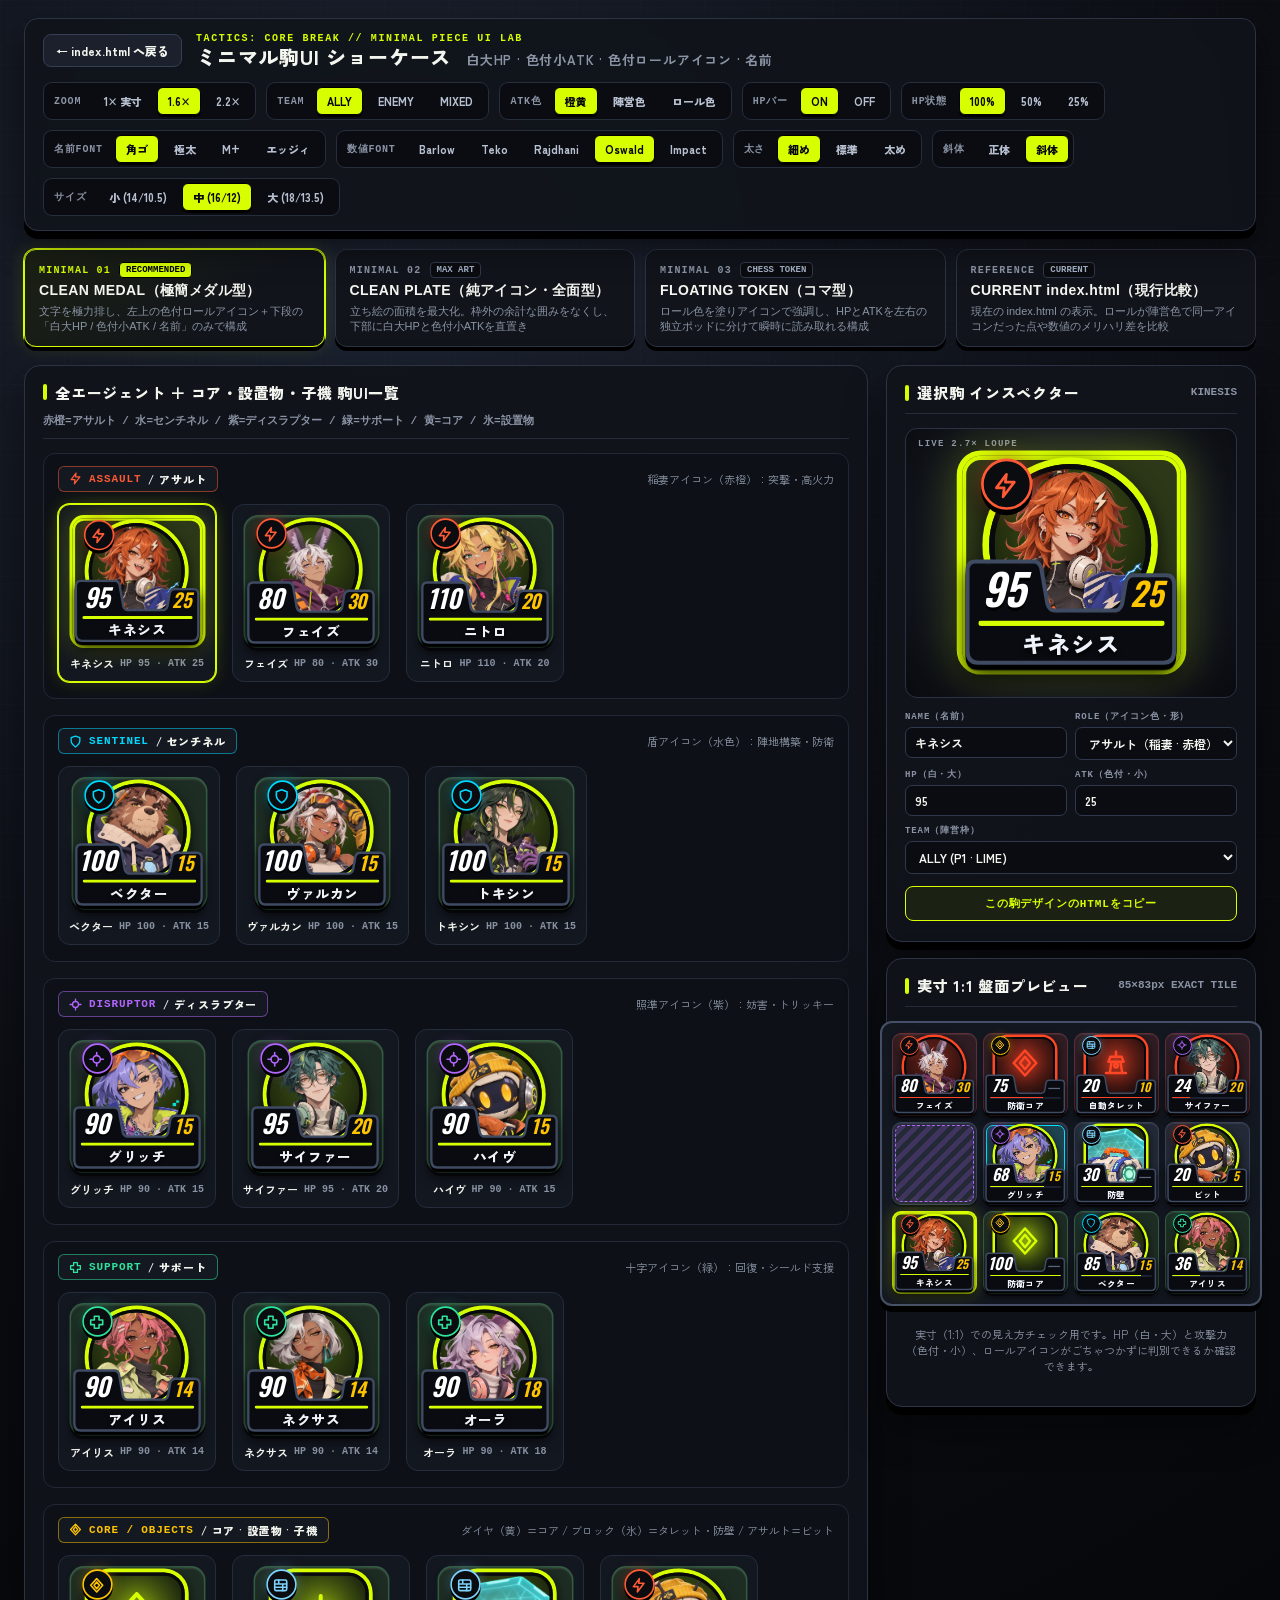
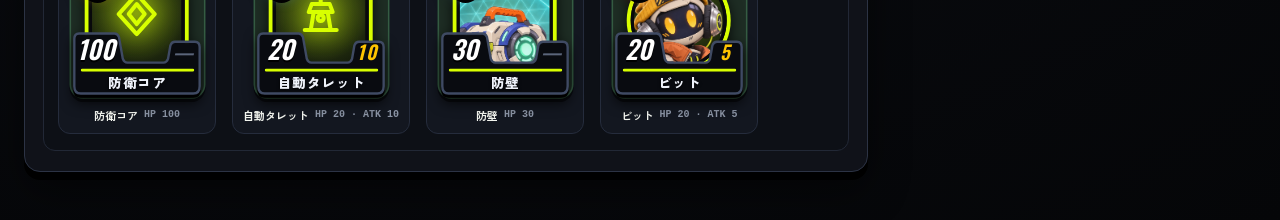
<file: archive/mocks/piece_showcase.html>
<!DOCTYPE html>
<html lang="ja">
<head>
  <meta charset="UTF-8">
  <meta name="viewport" content="width=device-width, initial-scale=1.0">
  <meta name="theme-color" content="#08090c">
  <title>PIECE UI LAB // ミニマル駒UI ショーケース</title>
  <link rel="preconnect" href="https://fonts.googleapis.com">
  <link rel="preconnect" href="https://fonts.gstatic.com" crossorigin>
  <link href="https://fonts.googleapis.com/css2?family=Barlow+Condensed:ital,wght@0,600;0,700;0,800;1,700;1,800&family=Dela+Gothic+One&family=M+PLUS+1p:wght@800;900&family=Oswald:wght@500;600;700&family=Rajdhani:wght@600;700&family=RocknRoll+One&family=Teko:wght@500;600;700&family=Zen+Kaku+Gothic+New:wght@700;900&display=swap" rel="stylesheet">
  <style>
    :root {
      --bg-deep: #07080b;
      --bg-panel: #11141b;
      --bg-card: #181c26;
      --border: #2c3344;
      --ink: #0a0c10;
      --white: #f3f5ef;
      --muted: #8b94a5;
      --lime: #d8ff00;
      --orange: #ff4625;
      --amber: #ffc400;
      --cyan: #00e5ff;
      --purple: #b366ff;
      --emerald: #2ee59d;

      --role-assault: #ff5a36;
      --role-sentinel: #00d8ff;
      --role-disruptor: #b366ff;
      --role-support: #2ee59d;
      --role-core: #ffc400;
      --role-object: #7dd3fc;

      --display: "Barlow Condensed", "Yu Gothic UI", sans-serif;
      --num-font: "Barlow Condensed", "Yu Gothic UI", sans-serif;
      --num-weight: 700;
      --num-style: normal;
      --hp-size: 16px;
      --atk-size: 12px;
      --jp: "Zen Kaku Gothic New", "Yu Gothic UI", "Meiryo", sans-serif;
      --name-font: "Zen Kaku Gothic New", "Yu Gothic UI", sans-serif;
      --name-weight: 900;
      --name-track: 0.01em;
      --mono: Consolas, "Courier New", monospace;
    }

    body.font-zen  { --name-font: "Zen Kaku Gothic New", "Yu Gothic UI", sans-serif; --name-weight: 900; --name-track: 0.01em; }
    body.font-dela { --name-font: "Dela Gothic One", "Yu Gothic UI", sans-serif; --name-weight: 400; --name-track: -0.01em; }
    body.font-mplus{ --name-font: "M PLUS 1p", "Yu Gothic UI", sans-serif; --name-weight: 900; --name-track: 0.01em; }
    body.font-rock { --name-font: "RocknRoll One", "Yu Gothic UI", sans-serif; --name-weight: 400; --name-track: 0em; }

    body.nfont-barlow   { --num-font: "Barlow Condensed", sans-serif; }
    body.nfont-teko     { --num-font: "Teko", sans-serif; }
    body.nfont-rajdhani { --num-font: "Rajdhani", sans-serif; }
    body.nfont-oswald   { --num-font: "Oswald", sans-serif; }
    body.nfont-impact   { --num-font: Impact, "Arial Black", "Arial Narrow", sans-serif; }

    * { box-sizing: border-box; }
    html, body {
      margin: 0;
      min-height: 100%;
      background: radial-gradient(circle at 30% 15%, #1c2230 0%, #0a0c11 55%, #050608 100%);
      color: var(--white);
      font-family: var(--jp);
    }

    body::before {
      content: '';
      position: fixed;
      inset: 0;
      pointer-events: none;
      background-image:
        radial-gradient(#ffffff07 1px, transparent 1px),
        linear-gradient(#ffffff03 1px, transparent 1px),
        linear-gradient(90deg, #ffffff03 1px, transparent 1px);
      background-size: 16px 16px, 64px 64px, 64px 64px;
      z-index: 0;
    }

    .app-shell {
      position: relative;
      z-index: 1;
      max-width: 1520px;
      margin: 0 auto;
      padding: 18px 24px 48px;
      display: flex;
      flex-direction: column;
      gap: 18px;
    }

    /* ========================================================================
       HEADER & CONTROL BAR
       ======================================================================== */
    .topbar {
      display: flex;
      flex-wrap: wrap;
      align-items: center;
      justify-content: space-between;
      gap: 14px;
      padding: 14px 18px;
      background: rgba(17, 20, 27, 0.92);
      border: 1.5px solid var(--border);
      border-radius: 14px;
      box-shadow: 0 8px 0 #000, 0 16px 32px rgba(0, 0, 0, 0.5);
      backdrop-filter: blur(8px);
    }

    .brand {
      display: flex;
      align-items: center;
      gap: 14px;
    }

    .back-link {
      display: inline-flex;
      align-items: center;
      gap: 6px;
      padding: 7px 12px;
      border-radius: 8px;
      background: #1b202c;
      border: 1px solid #353f54;
      color: var(--white);
      text-decoration: none;
      font: 800 12px var(--jp);
      transition: 0.14s;
    }
    .back-link:hover {
      border-color: var(--lime);
      color: var(--lime);
    }

    .brand-copy {
      display: flex;
      flex-direction: column;
      gap: 2px;
    }
    .brand-tag {
      font: 900 10px var(--mono);
      letter-spacing: 0.16em;
      color: var(--lime);
    }
    .brand-copy h1 {
      margin: 0;
      font-size: 20px;
      font-weight: 900;
      letter-spacing: 0.04em;
      line-height: 1.1;
    }
    .brand-copy h1 span {
      color: var(--muted);
      font-size: 13px;
      font-weight: 700;
      margin-left: 8px;
    }

    .controls-strip {
      display: flex;
      flex-wrap: wrap;
      align-items: center;
      gap: 10px;
    }

    .ctrl-group {
      display: flex;
      align-items: center;
      gap: 4px;
      padding: 4px;
      background: #0a0c11;
      border: 1px solid #262d3d;
      border-radius: 9px;
    }

    .ctrl-label {
      font: 900 10px var(--mono);
      color: var(--muted);
      padding: 0 8px 0 6px;
      letter-spacing: 0.08em;
      white-space: nowrap;
    }

    .ctrl-btn {
      border: 1px solid transparent;
      background: transparent;
      color: #b7c0d0;
      padding: 5px 10px;
      border-radius: 6px;
      font: 800 11px var(--jp);
      cursor: pointer;
      transition: 0.12s;
      white-space: nowrap;
    }
    .ctrl-btn:hover {
      color: var(--white);
      background: #1b202b;
    }
    .ctrl-btn.active {
      background: var(--lime);
      color: #08090c;
      border-color: #000;
      box-shadow: 0 2px 0 #000;
    }
    .ctrl-btn.active.enemy-pill {
      background: var(--orange);
      color: #fff;
    }

    /* Style Preset Selector Cards */
    .preset-bar {
      display: grid;
      grid-template-columns: repeat(4, minmax(0, 1fr));
      gap: 10px;
    }
    @media (max-width: 1024px) {
      .preset-bar { grid-template-columns: repeat(2, minmax(0, 1fr)); }
    }
    @media (max-width: 600px) {
      .preset-bar { grid-template-columns: 1fr; }
    }

    .preset-card {
      text-align: left;
      padding: 12px 14px;
      border-radius: 12px;
      background: var(--bg-panel);
      border: 1.5px solid var(--border);
      color: var(--white);
      cursor: pointer;
      display: flex;
      flex-direction: column;
      gap: 4px;
      transition: 0.14s;
      box-shadow: 0 4px 0 #000;
    }
    .preset-card:hover {
      border-color: #606d8a;
      transform: translateY(-1px);
    }
    .preset-card.active {
      border-color: var(--lime);
      background: linear-gradient(135deg, #1b2114 0%, #11141b 70%);
      box-shadow: 0 4px 0 #000, 0 0 0 1px var(--lime), 0 0 20px rgba(216, 255, 0, 0.15);
    }
    .preset-card-top {
      display: flex;
      align-items: center;
      justify-content: space-between;
      gap: 8px;
    }
    .preset-code {
      font: 900 10px var(--mono);
      letter-spacing: 0.12em;
      color: var(--lime);
    }
    .preset-card:not(.active) .preset-code { color: var(--muted); }
    .preset-badge {
      font: 900 9px var(--mono);
      padding: 2px 6px;
      border-radius: 4px;
      background: #0a0c10;
      border: 1px solid #30384b;
      color: #a4b0c5;
    }
    .preset-card.active .preset-badge {
      background: var(--lime);
      color: #000;
      border-color: #000;
    }
    .preset-card strong {
      font-size: 14px;
      font-weight: 900;
      letter-spacing: 0.03em;
    }
    .preset-card small {
      font-size: 11px;
      color: var(--muted);
      line-height: 1.35;
    }

    /* ========================================================================
       MAIN LAYOUT: GALLERY + LIVE INSPECTOR & 1:1 BOARD PREVIEW
       ======================================================================== */
    .workspace-grid {
      display: grid;
      grid-template-columns: 1fr 370px;
      gap: 18px;
      align-items: start;
    }
    @media (max-width: 1180px) {
      .workspace-grid { grid-template-columns: 1fr; }
    }

    .panel-box {
      background: rgba(17, 20, 27, 0.94);
      border: 1.5px solid var(--border);
      border-radius: 16px;
      padding: 16px 18px 20px;
      box-shadow: 0 8px 0 #000, 0 20px 40px rgba(0, 0, 0, 0.45);
    }

    .section-head {
      display: flex;
      flex-wrap: wrap;
      align-items: center;
      justify-content: space-between;
      gap: 10px;
      margin-bottom: 14px;
      padding-bottom: 10px;
      border-bottom: 1px solid #252b3b;
    }
    .section-head h2 {
      margin: 0;
      font-size: 15px;
      font-weight: 900;
      letter-spacing: 0.05em;
      display: flex;
      align-items: center;
      gap: 8px;
    }
    .section-head h2::before {
      content: '';
      width: 4px;
      height: 16px;
      border-radius: 2px;
      background: var(--lime);
    }
    .section-sub {
      font: 700 11px var(--mono);
      color: var(--muted);
    }

    /* Role Sections */
    .role-groups {
      display: flex;
      flex-direction: column;
      gap: 16px;
    }

    .role-group {
      background: #0d1016;
      border: 1px solid #222836;
      border-radius: 12px;
      padding: 12px 14px 16px;
    }

    .role-group-header {
      display: flex;
      align-items: center;
      justify-content: space-between;
      gap: 10px;
      margin-bottom: 12px;
    }

    .role-pill-head {
      display: inline-flex;
      align-items: center;
      gap: 7px;
      padding: 4px 10px;
      border-radius: 6px;
      background: #141821;
      border: 1px solid color-mix(in srgb, var(--rc) 50%, transparent);
      color: var(--rc);
      font: 900 11px var(--mono);
      letter-spacing: 0.08em;
    }
    .role-pill-head svg { width: 13px; height: 13px; }
    .role-pill-head span.jp {
      font-family: var(--jp);
      color: var(--white);
      font-weight: 800;
    }

    .role-desc {
      font-size: 11px;
      color: var(--muted);
    }

    .piece-showcase-row {
      display: flex;
      flex-wrap: wrap;
      gap: 16px;
      align-items: flex-start;
    }

    .showcase-slot {
      display: flex;
      flex-direction: column;
      align-items: center;
      gap: 8px;
      padding: 10px;
      border-radius: 12px;
      background: #131720;
      border: 1.5px solid #252c3c;
      cursor: pointer;
      transition: 0.14s;
    }
    .showcase-slot:hover {
      border-color: #5b6784;
      background: #181d28;
    }
    .showcase-slot.active {
      border-color: var(--lime);
      box-shadow: 0 0 0 1px var(--lime), 0 0 18px rgba(216, 255, 0, 0.16);
    }

    .tile-stage {
      width: calc(85px * var(--zoom, 1.6));
      height: calc(83px * var(--zoom, 1.6));
      display: grid;
      place-items: center;
      flex: none;
    }

    .tile-sim {
      width: 85px;
      height: 83px;
      transform: scale(var(--zoom, 1.6));
      transform-origin: center center;
      position: relative;
      display: flex;
      align-items: center;
      justify-content: center;
      border: 1.5px solid #384256;
      border-radius: 9px;
      background: #232936;
      box-shadow: inset 0 1px 0 #ffffff14, 0 2px 0 #090b10;
      isolation: isolate;
    }
    .tile-sim.ally-zone { background: #1e2d24; border-color: #355c43; }
    .tile-sim.enemy-zone { background: #2f1d23; border-color: #632d37; }
    .tile-sim.selected {
      background: #2d3818;
      border: 2px solid var(--lime);
      box-shadow: inset 0 0 0 1.5px var(--lime), 0 0 16px #d8ff0044;
    }

    .slot-meta {
      display: flex;
      align-items: center;
      gap: 6px;
      font: 800 10px var(--mono);
      color: var(--muted);
    }
    .slot-meta b {
      color: var(--white);
      font-family: var(--jp);
      font-size: 11px;
    }

    /* ========================================================================
       RIGHT COLUMN: 1:1 BOARD CONTEXT + LIVE INSPECTOR CUSTOMIZER
       ======================================================================== */
    .right-rail {
      display: flex;
      flex-direction: column;
      gap: 16px;
      position: sticky;
      top: 16px;
    }

    .inspector-preview-stage {
      height: 270px;
      border-radius: 12px;
      background: radial-gradient(circle at 50% 45%, #232a3a 0%, #10131a 72%, #080a0e 100%);
      border: 1px solid #2b3244;
      display: grid;
      place-items: center;
      position: relative;
      overflow: hidden;
      margin-bottom: 12px;
    }
    .inspector-preview-stage::before {
      content: 'LIVE 2.7× LOUPE';
      position: absolute;
      top: 10px;
      left: 12px;
      font: 900 9px var(--mono);
      letter-spacing: 0.14em;
      color: var(--muted);
    }
    .inspector-preview-stage .tile-sim {
      --zoom: 2.7;
    }

    .form-grid {
      display: grid;
      grid-template-columns: 1fr 1fr;
      gap: 8px;
      margin-bottom: 12px;
    }
    .field {
      display: flex;
      flex-direction: column;
      gap: 4px;
    }
    .field.full { grid-column: 1 / -1; }
    .field label {
      font: 900 9px var(--mono);
      letter-spacing: 0.1em;
      color: var(--muted);
    }
    .field input, .field select {
      width: 100%;
      padding: 6px 9px;
      border-radius: 7px;
      background: #0a0c11;
      border: 1px solid #30384b;
      color: var(--white);
      font: 700 12px var(--jp);
      outline: none;
    }
    .field input:focus, .field select:focus {
      border-color: var(--lime);
    }

    .board-context-wrap {
      display: flex;
      flex-direction: column;
      align-items: center;
      gap: 10px;
    }
    .mini-board-frame {
      padding: 10px;
      border-radius: 12px;
      background: #131720;
      border: 2px solid #455068;
      box-shadow: 0 6px 0 #000;
    }
    .mini-board-grid {
      display: grid;
      grid-template-columns: repeat(4, 85px);
      grid-template-rows: repeat(3, 83px);
      gap: 6px;
    }
    .mini-board-note {
      font-size: 11px;
      color: var(--muted);
      text-align: center;
      line-height: 1.45;
    }

    .floor-sim {
      position: absolute;
      inset: 2px;
      border-radius: 7px;
      pointer-events: none;
      z-index: 0;
    }
    .floor-sim.toxic {
      background: repeating-linear-gradient(-45deg, #b366ff33 0 5px, transparent 5px 10px);
      border: 1.5px dashed var(--purple);
    }
    .floor-sim.dimension {
      background: #00e5ff24;
      border: 1.5px solid var(--cyan);
    }

    .copy-btn {
      width: 100%;
      padding: 9px 12px;
      border-radius: 8px;
      background: #1b2214;
      border: 1.5px solid var(--lime);
      color: var(--lime);
      font: 900 11px var(--mono);
      letter-spacing: 0.08em;
      cursor: pointer;
      transition: 0.12s;
    }
    .copy-btn:hover {
      background: var(--lime);
      color: #08090c;
    }

    /* ========================================================================
       COMMON PIECE VARIABLES & SHARED TOKENS
       Hierarchy:
         - HP   : Large bold WHITE
         - ATK  : Smaller bold COLORED (Amber or Role/Accent)
         - ROLE : Colored ICON ONLY (no text!)
         - NAME : Clean compact text
       ======================================================================== */
    .p-token {
      --accent: var(--lime);
      --team-bg-top: #445816;
      --team-bg-bot: #18200c;
      --role-color: var(--role-assault);
      --atk-color: var(--amber);
      position: relative;
      width: 92%;
      height: 94%;
      z-index: 2;
      user-select: none;
      filter: drop-shadow(0 3px 4px rgba(0, 0, 0, 0.78));
    }

    .p-token.p2 {
      --accent: var(--orange);
      --team-bg-top: #6e2219;
      --team-bg-bot: #270f0e;
    }

    .p-token.atk-team { --atk-color: var(--accent); }
    .p-token.atk-role { --atk-color: var(--role-color); }

    .p-token[data-role="ASSAULT"]   { --role-color: var(--role-assault); }
    .p-token[data-role="SENTINEL"]  { --role-color: var(--role-sentinel); }
    .p-token[data-role="DISRUPTOR"] { --role-color: var(--role-disruptor); }
    .p-token[data-role="SUPPORT"]   { --role-color: var(--role-support); }
    .p-token[data-role="CORE"]      { --role-color: var(--role-core); }
    .p-token[data-role="OBJECT"]    { --role-color: var(--role-object); }

    .p-token .svg-ic {
      width: 1em;
      height: 1em;
      display: block;
      flex: none;
    }

    /* Hide HP bar smoothly when HP BAR toggle is OFF */
    .no-hpbar .hp-track-opt {
      display: none !important;
    }

    /* ========================================================================
       DESIGN 01: CLEAN MEDAL (極簡メダル型)
       - 立ち絵の視認性を最優先した円形トークン
       - 左上: 色付きロールアイコンのみ (文字なし)
       - 下部: 白く大きなHP (主役) + 色付きで小さなATK (副) + スッキリ名前
       ======================================================================== */
    .p-clean-medal {
      width: 92%;
      height: 94%;
    }

    .p-clean-medal .cm-face {
      position: absolute;
      left: 50%;
      top: 1px;
      transform: translateX(-50%);
      width: 60px;
      height: 60px;
      border-radius: 50%;
      background: radial-gradient(circle at 50% 35%, var(--team-bg-top) 0%, var(--team-bg-bot) 80%);
      border: 2px solid #08090c;
      box-shadow:
        0 0 0 2.5px var(--accent),
        0 3px 0 #000;
      overflow: hidden;
    }

    .p-clean-medal .cm-face img {
      width: 100%;
      height: 100%;
      object-fit: contain;
      transform: translateY(-3%) scale(1.42);
      transform-origin: 50% 15%;
      display: block;
    }

    /* Core & Structure (Barricade / Turret) portrait treatment */
    .p-token.is-structure .cm-face,
    .p-token.is-structure .ft-ring {
      border-radius: 13px;
    }
    .p-token .core-emblem {
      width: 100%;
      height: 100%;
      display: grid;
      place-items: center;
      color: var(--accent);
      background:
        radial-gradient(circle at 50% 42%, color-mix(in srgb, var(--accent) 28%, transparent) 0%, transparent 70%);
    }
    .p-token .core-emblem svg {
      width: 30px;
      height: 30px;
      transform: translateY(-4px);
      filter: drop-shadow(0 0 6px color-mix(in srgb, var(--accent) 55%, transparent));
    }
    .p-token .cm-atk.is-none,
    .p-token .cp-atk.is-none,
    .p-token .ft-atk.is-none {
      color: #5b657a;
    }

    /* Pure colored role icon badge (zero text), anchored cleanly at 10:30 of portrait ring */
    .p-clean-medal .cm-role {
      position: absolute;
      top: -1px;
      left: 3.5px;
      z-index: 5;
      width: 19px;
      height: 19px;
      border-radius: 50%;
      display: grid;
      place-items: center;
      background: #0a0c10;
      border: 1.5px solid var(--role-color);
      color: var(--role-color);
      box-shadow: 0 2px 0 #000, 0 0 8px color-mix(in srgb, var(--role-color) 35%, transparent);
    }
    .p-clean-medal .cm-role .svg-ic {
      width: 10px;
      height: 10px;
    }

    /* Minimal bottom dock with central recessed notch between HP and ATK */
    .p-clean-medal .cm-dock {
      position: absolute;
      left: -2px;
      right: -2px;
      bottom: -1px;
      z-index: 4;
      padding: 4px 0 3px;
      display: flex;
      flex-direction: column;
      gap: 1px;
    }

    .p-clean-medal .cm-dock-svg {
      position: absolute;
      inset: 0;
      width: 100%;
      height: 100%;
      z-index: -1;
      overflow: visible;
      filter: drop-shadow(0 2px 0 #000);
      pointer-events: none;
    }

    .p-clean-medal .cm-dock-svg path {
      fill: #0a0c11f5;
      stroke: #3f4a63;
      stroke-width: 1.5;
      stroke-linejoin: round;
      vector-effect: non-scaling-stroke;
    }

    .p-clean-medal .cm-hp-track {
      width: calc(100% - 10px);
      margin: 3px 5px 1.5px;
      height: 2px;
      border-radius: 2px;
      background: #1b2130;
      overflow: hidden;
    }
    .p-clean-medal .cm-hp-track i {
      display: block;
      height: 100%;
      background: var(--accent);
    }

    .p-clean-medal .cm-nums {
      display: flex;
      align-items: baseline;
      justify-content: space-between;
      line-height: 1;
      width: 100%;
    }
    .p-clean-medal .cm-hp {
      width: 33.75%;
      margin-left: 1.25%;
      text-align: center;
      font-family: var(--num-font);
      font-style: var(--num-style);
      font-weight: var(--num-weight);
      font-size: var(--hp-size);
      line-height: 0.92;
      color: #ffffff;
      letter-spacing: 0.01em;
      font-variant-numeric: tabular-nums;
      text-shadow: 0 1px 0 #000;
    }
    .p-clean-medal .cm-atk {
      width: 22%;
      margin-right: 3.5%;
      text-align: center;
      font-family: var(--num-font);
      font-style: var(--num-style);
      font-weight: var(--num-weight);
      font-size: var(--atk-size);
      line-height: 0.95;
      color: var(--atk-color);
      letter-spacing: 0.01em;
      font-variant-numeric: tabular-nums;
    }
    .p-clean-medal .cm-name {
      padding: 0 5px;
      font-family: var(--name-font);
      font-weight: var(--name-weight);
      font-size: 8.5px;
      line-height: 1.12;
      color: #eef2fa;
      text-align: center;
      white-space: nowrap;
      overflow: hidden;
      text-overflow: ellipsis;
      letter-spacing: var(--name-track);
      text-shadow: 0 1px 2px #000;
    }

    /* ========================================================================
       DESIGN 02: CLEAN PLATE (コーナー分離・極小情報型)
       - 角丸フレームいっぱいにキャラを表示し、余計な帯を排したスッキリ構成
       - 左上: 色付きロールアイコンのみ
       - 下部: 左に白く大きなHP / 右に色付きで小さなATK / 最下段に名前
       ======================================================================== */
    .p-clean-plate {
      width: 94%;
      height: 94%;
      border-radius: 9px;
      background: radial-gradient(circle at 50% 35%, var(--team-bg-top) 0%, #12161f 68%, var(--team-bg-bot) 100%);
      border: 2px solid var(--accent);
      box-shadow: 0 3px 0 #000;
      overflow: hidden;
      display: flex;
      flex-direction: column;
    }

    .p-clean-plate .cp-art {
      position: relative;
      flex: 1;
      min-height: 0;
      overflow: hidden;
    }
    .p-clean-plate .cp-art img {
      width: 100%;
      height: 100%;
      object-fit: contain;
      transform: translateY(-5%) scale(1.36);
      transform-origin: 50% 15%;
      display: block;
    }
    .p-clean-plate .cp-art::after {
      content: '';
      position: absolute;
      inset: 0;
      background: linear-gradient(180deg, transparent 48%, rgba(7, 9, 13, 0.94) 98%);
      pointer-events: none;
    }

    /* Pure colored role icon, floating corner */
    .p-clean-plate .cp-role {
      position: absolute;
      top: 3px;
      left: 3px;
      z-index: 4;
      width: 17px;
      height: 17px;
      border-radius: 5px;
      display: grid;
      place-items: center;
      background: rgba(8, 10, 14, 0.88);
      border: 1.5px solid var(--role-color);
      color: var(--role-color);
      box-shadow: 0 1px 3px rgba(0,0,0,0.8);
    }
    .p-clean-plate .cp-role .svg-ic {
      width: 10px;
      height: 10px;
    }

    /* Numbers overlaid cleanly over bottom dark gradient — zero extra boxes! */
    .p-clean-plate .cp-overlay-nums {
      position: absolute;
      left: 5px;
      right: 5px;
      bottom: 2px;
      z-index: 4;
      display: flex;
      align-items: baseline;
      justify-content: space-between;
      line-height: 1;
    }
    .p-clean-plate .cp-hp {
      font: italic 900 17px/0.9 var(--display);
      color: #ffffff;
      text-shadow: 0 2px 3px #000, 0 0 6px #000;
      font-variant-numeric: tabular-nums;
    }
    .p-clean-plate .cp-atk {
      font: italic 900 11px/1 var(--display);
      color: var(--atk-color);
      text-shadow: 0 1px 2px #000, 0 0 4px #000;
      font-variant-numeric: tabular-nums;
    }

    .p-clean-plate .cp-footer {
      flex: none;
      background: #080a0f;
      padding: 1.5px 4px 2.5px;
      display: flex;
      flex-direction: column;
      gap: 1.5px;
    }
    .p-clean-plate .cp-hp-bar {
      width: 100%;
      height: 2px;
      background: #1b2130;
      border-radius: 1px;
      overflow: hidden;
    }
    .p-clean-plate .cp-hp-bar i {
      display: block;
      height: 100%;
      background: var(--accent);
    }
    .p-clean-plate .cp-name {
      font-family: var(--name-font);
      font-weight: var(--name-weight);
      font-size: 8.5px;
      line-height: 1.12;
      color: #eef2fa;
      text-align: center;
      white-space: nowrap;
      overflow: hidden;
      text-overflow: ellipsis;
      letter-spacing: var(--name-track);
    }

    /* ========================================================================
       DESIGN 03: FLOATING TOKEN (純粋コマ・ノーボックス型)
       - 枠線を最小限にし、盤面コマとしての軽快さ・読みやすさを追求
       - 円形ポートレート + 色付きロールアイコン + 下部に直接ピル配置
       ======================================================================== */
    .p-float-token {
      width: 94%;
      height: 95%;
    }

    .p-float-token .ft-ring {
      position: absolute;
      left: 50%;
      top: 0;
      transform: translateX(-50%);
      width: 62px;
      height: 62px;
      border-radius: 50%;
      background: radial-gradient(circle at 50% 35%, var(--team-bg-top) 0%, var(--team-bg-bot) 82%);
      border: 2.5px solid var(--accent);
      box-shadow: 0 3px 0 #000, inset 0 0 10px rgba(0, 0, 0, 0.55);
      overflow: hidden;
    }
    .p-float-token .ft-ring img {
      width: 100%;
      height: 100%;
      object-fit: contain;
      transform: translateY(-4%) scale(1.42);
      transform-origin: 50% 15%;
      display: block;
    }

    /* Floating colored role icon (no border box, high-contrast dark halo) */
    .p-float-token .ft-role {
      position: absolute;
      top: 0;
      left: 0;
      z-index: 5;
      width: 19px;
      height: 19px;
      border-radius: 50%;
      display: grid;
      place-items: center;
      background: var(--role-color);
      color: #08090c;
      border: 1.5px solid #08090c;
      box-shadow: 0 2px 0 #000;
    }
    .p-float-token .ft-role .svg-ic {
      width: 11px;
      height: 11px;
      stroke-width: 2.6;
    }

    /* Large white HP pill bottom-left, small colored ATK pill bottom-right */
    .p-float-token .ft-hp {
      position: absolute;
      left: -1px;
      bottom: 12px;
      z-index: 6;
      padding: 1px 5px 1.5px;
      border-radius: 5px;
      background: #080a0ff0;
      border: 1.5px solid #3c465c;
      font: italic 900 15px/0.95 var(--display);
      color: #ffffff;
      font-variant-numeric: tabular-nums;
      box-shadow: 0 2px 0 #000;
    }
    .p-float-token .ft-atk {
      position: absolute;
      right: -1px;
      bottom: 12px;
      z-index: 6;
      padding: 1.5px 4.5px;
      border-radius: 5px;
      background: #080a0ff0;
      border: 1px solid #3c465c;
      font: italic 900 10.5px/1 var(--display);
      color: var(--atk-color);
      font-variant-numeric: tabular-nums;
      box-shadow: 0 2px 0 #000;
    }

    /* Ultra-clean floating name strip at very bottom */
    .p-float-token .ft-namebar {
      position: absolute;
      left: 1px;
      right: 1px;
      bottom: -1px;
      z-index: 5;
      background: #080a0fe8;
      border-radius: 4px;
      padding: 1.5px 4px 1.5px;
      display: flex;
      flex-direction: column;
      gap: 1px;
      box-shadow: 0 1px 0 #000;
    }
    .p-float-token .ft-hp-line {
      width: 100%;
      height: 2px;
      border-radius: 1px;
      background: #1a202e;
      overflow: hidden;
    }
    .p-float-token .ft-hp-line i {
      display: block;
      height: 100%;
      background: var(--accent);
    }
    .p-float-token .ft-name {
      font-family: var(--name-font);
      font-weight: var(--name-weight);
      font-size: 8.5px;
      line-height: 1.12;
      color: #eef2fa;
      text-align: center;
      white-space: nowrap;
      overflow: hidden;
      text-overflow: ellipsis;
      letter-spacing: var(--name-track);
    }

    /* ========================================================================
       PRESET 04: CURRENT index.html REFERENCE (現行UI 比較用)
       ======================================================================== */
    .p-legacy {
      width: 90%;
      height: 92%;
    }
    .p-legacy .piece-face {
      position: absolute;
      left: 8%;
      top: 0;
      width: 84%;
      aspect-ratio: 1;
      border-radius: 50%;
      background: radial-gradient(circle at 50% 35%, var(--team-bg-top) 0%, var(--team-bg-bot) 78%);
      border: 2px solid #000;
      padding: 2px;
      box-shadow: 0 0 0 2.5px var(--accent), 0 3px 0 #000;
      overflow: hidden;
    }
    .p-legacy .piece-face img {
      width: 100%;
      height: 100%;
      object-fit: contain;
      transform: translateY(-4%) scale(1.38);
      transform-origin: 50% 15%;
      border-radius: 50%;
    }
    .p-legacy .piece-role {
      position: absolute;
      top: -2px;
      left: -2px;
      display: grid;
      place-items: center;
      width: 19px;
      height: 19px;
      border-radius: 50%;
      background: #0b0d12;
      border: 1.5px solid var(--accent);
      color: var(--accent);
      z-index: 4;
    }
    .p-legacy .piece-role .svg-ic { width: 10px; height: 10px; }
    .p-legacy .piece-readout {
      position: absolute;
      bottom: -2px;
      left: -2px;
      right: -2px;
      background: #0a0c10f0;
      border: 1.5px solid #4a5568;
      border-radius: 4px 4px 6px 6px;
      padding: 2px 4px;
      color: #fff;
      z-index: 4;
      box-shadow: 0 2px 0 #000;
    }
    .p-legacy .piece-values {
      display: flex;
      align-items: baseline;
      justify-content: space-between;
      line-height: 1;
    }
    .p-legacy .piece-values b {
      font: italic 14px/1 var(--display);
      letter-spacing: 0.03em;
      color: #fff;
    }
    .p-legacy .piece-values span {
      font: italic 900 11.5px/1 var(--display);
      letter-spacing: 0.04em;
      color: var(--accent);
    }
    .p-legacy .piece-name {
      display: block;
      font: 800 8.5px/1.1 var(--jp);
      color: #c4cddc;
      text-align: center;
      margin-top: 1px;
      white-space: nowrap;
      overflow: hidden;
      text-overflow: ellipsis;
    }

    /* Toast */
    .toast {
      position: fixed;
      bottom: 20px;
      left: 50%;
      transform: translateX(-50%) translateY(20px);
      background: var(--lime);
      color: #08090c;
      padding: 8px 16px;
      border-radius: 8px;
      border: 2px solid #000;
      font: 900 12px var(--mono);
      box-shadow: 0 6px 20px rgba(0, 0, 0, 0.6);
      opacity: 0;
      pointer-events: none;
      transition: 0.2s;
      z-index: 999;
    }
    .toast.show {
      opacity: 1;
      transform: translateX(-50%) translateY(0);
    }
  </style>
</head>
<body>
  <div class="app-shell">
    <!-- Top Header & Global Controls -->
    <header class="topbar">
      <div class="brand">
        <a class="back-link" href="../../index.html">← index.html へ戻る</a>
        <div class="brand-copy">
          <span class="brand-tag">TACTICS: CORE BREAK // MINIMAL PIECE UI LAB</span>
          <h1>ミニマル駒UI ショーケース <span>白大HP · 色付小ATK · 色付ロールアイコン · 名前</span></h1>
        </div>
      </div>

      <div class="controls-strip">
        <div class="ctrl-group" role="group" aria-label="表示倍率">
          <span class="ctrl-label">ZOOM</span>
          <button class="ctrl-btn" data-zoom="1">1× 実寸</button>
          <button class="ctrl-btn active" data-zoom="1.6">1.6×</button>
          <button class="ctrl-btn" data-zoom="2.2">2.2×</button>
        </div>

        <div class="ctrl-group" role="group" aria-label="陣営カラー">
          <span class="ctrl-label">TEAM</span>
          <button class="ctrl-btn active" data-team="P1">ALLY</button>
          <button class="ctrl-btn" data-team="P2">ENEMY</button>
          <button class="ctrl-btn" data-team="MIX">MIXED</button>
        </div>

        <div class="ctrl-group" role="group" aria-label="攻撃力カラー">
          <span class="ctrl-label">ATK色</span>
          <button class="ctrl-btn active" data-atkcolor="amber">橙黄</button>
          <button class="ctrl-btn" data-atkcolor="team">陣営色</button>
          <button class="ctrl-btn" data-atkcolor="role">ロール色</button>
        </div>

        <div class="ctrl-group" role="group" aria-label="HPバー表示">
          <span class="ctrl-label">HPバー</span>
          <button class="ctrl-btn active" data-hpbar="on">ON</button>
          <button class="ctrl-btn" data-hpbar="off">OFF</button>
        </div>

        <div class="ctrl-group" role="group" aria-label="HP残量">
          <span class="ctrl-label">HP状態</span>
          <button class="ctrl-btn active" data-hpstate="1">100%</button>
          <button class="ctrl-btn" data-hpstate="0.5">50%</button>
          <button class="ctrl-btn" data-hpstate="0.25">25%</button>
        </div>

        <div class="ctrl-group" role="group" aria-label="名前フォント">
          <span class="ctrl-label">名前FONT</span>
          <button class="ctrl-btn active" data-font="zen">角ゴ</button>
          <button class="ctrl-btn" data-font="dela">極太</button>
          <button class="ctrl-btn" data-font="mplus">M+</button>
          <button class="ctrl-btn" data-font="rock">エッジィ</button>
        </div>

        <div class="ctrl-group" role="group" aria-label="数値フォント">
          <span class="ctrl-label">数値FONT</span>
          <button class="ctrl-btn" data-nfont="barlow">Barlow</button>
          <button class="ctrl-btn" data-nfont="teko">Teko</button>
          <button class="ctrl-btn" data-nfont="rajdhani">Rajdhani</button>
          <button class="ctrl-btn active" data-nfont="oswald">Oswald</button>
          <button class="ctrl-btn" data-nfont="impact">Impact</button>
        </div>

        <div class="ctrl-group" role="group" aria-label="数値の太さ">
          <span class="ctrl-label">太さ</span>
          <button class="ctrl-btn active" data-nweight="600">細め</button>
          <button class="ctrl-btn" data-nweight="700">標準</button>
          <button class="ctrl-btn" data-nweight="800">太め</button>
        </div>

        <div class="ctrl-group" role="group" aria-label="斜体">
          <span class="ctrl-label">斜体</span>
          <button class="ctrl-btn" data-nstyle="normal">正体</button>
          <button class="ctrl-btn active" data-nstyle="italic">斜体</button>
        </div>

        <div class="ctrl-group" role="group" aria-label="数値サイズ">
          <span class="ctrl-label">サイズ</span>
          <button class="ctrl-btn" data-nsize="14/10.5">小 (14/10.5)</button>
          <button class="ctrl-btn active" data-nsize="16/12">中 (16/12)</button>
          <button class="ctrl-btn" data-nsize="18/13.5">大 (18/13.5)</button>
        </div>
      </div>
    </header>

    <!-- Preset Design Switcher -->
    <section class="preset-bar" aria-label="駒デザイン案の切り替え">
      <button class="preset-card active" data-preset="medal">
        <div class="preset-card-top">
          <span class="preset-code">MINIMAL 01</span>
          <span class="preset-badge">RECOMMENDED</span>
        </div>
        <strong>CLEAN MEDAL（極簡メダル型）</strong>
        <small>文字を極力排し、左上の色付ロールアイコン＋下段の「白大HP / 色付小ATK / 名前」のみで構成</small>
      </button>

      <button class="preset-card" data-preset="plate">
        <div class="preset-card-top">
          <span class="preset-code">MINIMAL 02</span>
          <span class="preset-badge">MAX ART</span>
        </div>
        <strong>CLEAN PLATE（純アイコン・全面型）</strong>
        <small>立ち絵の面積を最大化。枠外の余計な囲みをなくし、下部に白大HPと色付小ATKを直置き</small>
      </button>

      <button class="preset-card" data-preset="float">
        <div class="preset-card-top">
          <span class="preset-code">MINIMAL 03</span>
          <span class="preset-badge">CHESS TOKEN</span>
        </div>
        <strong>FLOATING TOKEN（コマ型）</strong>
        <small>ロール色を塗りアイコンで強調し、HPとATKを左右の独立ポッドに分けて瞬時に読み取れる構成</small>
      </button>

      <button class="preset-card" data-preset="legacy">
        <div class="preset-card-top">
          <span class="preset-code">REFERENCE</span>
          <span class="preset-badge">CURRENT</span>
        </div>
        <strong>CURRENT index.html（現行比較）</strong>
        <small>現在の index.html の表示。ロールが陣営色で同一アイコンだった点や数値のメリハリ差を比較</small>
      </button>
    </section>

    <!-- Main Workspace: All 12 Heroes by Role + Right Side Inspector & 1:1 Board -->
    <div class="workspace-grid">
      <main class="panel-box">
        <div class="section-head">
          <h2>全エージェント ＋ コア・設置物・子機 駒UI一覧</h2>
          <span class="section-sub">赤橙=アサルト / 水=センチネル / 紫=ディスラプター / 緑=サポート / 黄=コア / 氷=設置物</span>
        </div>
        <div id="role-groups-container" class="role-groups"></div>
      </main>

      <aside class="right-rail">
        <!-- Single Piece Live Inspector -->
        <section class="panel-box">
          <div class="section-head">
            <h2>選択駒 インスペクター</h2>
            <span class="section-sub" id="inspector-slug">KINESIS</span>
          </div>

          <div class="inspector-preview-stage">
            <div class="tile-sim selected" id="inspector-tile"></div>
          </div>

          <div class="form-grid">
            <div class="field">
              <label for="edit-name">NAME（名前）</label>
              <input id="edit-name" type="text" maxlength="10" value="キネシス">
            </div>
            <div class="field">
              <label for="edit-role">ROLE（アイコン色・形）</label>
              <select id="edit-role">
                <option value="ASSAULT">アサルト（稲妻 · 赤橙）</option>
                <option value="SENTINEL">センチネル（盾 · 水色）</option>
                <option value="DISRUPTOR">ディスラプター（照準 · 紫）</option>
                <option value="SUPPORT">サポート（十字 · 緑）</option>
                <option value="CORE">コア（ダイヤ · 黄）</option>
                <option value="OBJECT">設置物（ブロック · 氷）</option>
              </select>
            </div>
            <div class="field">
              <label for="edit-hp">HP（白・大）</label>
              <input id="edit-hp" type="number" min="1" max="999" value="95">
            </div>
            <div class="field">
              <label for="edit-atk">ATK（色付・小）</label>
              <input id="edit-atk" type="number" min="0" max="999" value="25">
            </div>
            <div class="field full">
              <label for="edit-team">TEAM（陣営枠）</label>
              <select id="edit-team">
                <option value="P1">ALLY (P1 · LIME)</option>
                <option value="P2">ENEMY (P2 · ORANGE)</option>
              </select>
            </div>
          </div>

          <button class="copy-btn" id="btn-copy-snippet">この駒デザインのHTMLをコピー</button>
        </section>

        <!-- 1:1 Board Context -->
        <section class="panel-box">
          <div class="section-head">
            <h2>実寸 1:1 盤面プレビュー</h2>
            <span class="section-sub">85×83px EXACT TILE</span>
          </div>
          <div class="board-context-wrap">
            <div class="mini-board-frame">
              <div class="mini-board-grid" id="mini-board-grid"></div>
            </div>
            <p class="mini-board-note">
              実寸（1:1）での見え方チェック用です。HP（白・大）と攻撃力（色付・小）、ロールアイコンがごちゃつかずに判別できるか確認できます。
            </p>
          </div>
        </section>
      </aside>
    </div>
  </div>

  <div class="toast" id="toast">COPIED!</div>

  <script>
    const ROLES = {
      ASSAULT:   { key: 'ASSAULT',   jp: 'アサルト',       en: 'ASSAULT',   colorVar: '--role-assault',   desc: '稲妻アイコン（赤橙）：突撃・高火力' },
      SENTINEL:  { key: 'SENTINEL',  jp: 'センチネル',     en: 'SENTINEL',  colorVar: '--role-sentinel',  desc: '盾アイコン（水色）：陣地構築・防衛' },
      DISRUPTOR: { key: 'DISRUPTOR', jp: 'ディスラプター', en: 'DISRUPTOR', colorVar: '--role-disruptor', desc: '照準アイコン（紫）：妨害・トリッキー' },
      SUPPORT:   { key: 'SUPPORT',   jp: 'サポート',       en: 'SUPPORT',   colorVar: '--role-support',   desc: '十字アイコン（緑）：回復・シールド支援' }
    };

    const SPECIAL_GROUP = {
      key: 'SPECIAL',
      jp: 'コア · 設置物 · 子機',
      en: 'CORE / OBJECTS',
      colorVar: '--role-core',
      desc: 'ダイヤ（黄）=コア / ブロック（氷）=タレット・防壁 / アサルト=ビット'
    };

    const HEROES = [
      { key: 'KINESIS', slug: 'kinesis', name: 'キネシス',   role: 'ASSAULT',   maxHp: 95,  atk: 25 },
      { key: 'PHASE',   slug: 'phase',   name: 'フェイズ',   role: 'ASSAULT',   maxHp: 80,  atk: 30 },
      { key: 'NITRO',   slug: 'nitro',   name: 'ニトロ',     role: 'ASSAULT',   maxHp: 110, atk: 20 },

      { key: 'VECTOR',  slug: 'vector',  name: 'ベクター',   role: 'SENTINEL',  maxHp: 100, atk: 15 },
      { key: 'VULCAN',  slug: 'vulcan',  name: 'ヴァルカン', role: 'SENTINEL',  maxHp: 100, atk: 15 },
      { key: 'TOXIN',   slug: 'toxin',   name: 'トキシン',   role: 'SENTINEL',  maxHp: 100, atk: 15 },

      { key: 'GLITCH',  slug: 'glitch',  name: 'グリッチ',   role: 'DISRUPTOR', maxHp: 90,  atk: 15 },
      { key: 'CYPHER',  slug: 'cypher',  name: 'サイファー', role: 'DISRUPTOR', maxHp: 95,  atk: 20 },
      { key: 'HIVE',    slug: 'hive',    name: 'ハイヴ',     role: 'DISRUPTOR', maxHp: 90,  atk: 15 },

      { key: 'IRIS',    slug: 'iris',    name: 'アイリス',   role: 'SUPPORT',   maxHp: 90,  atk: 14 },
      { key: 'NEXUS',   slug: 'nexus',   name: 'ネクサス',   role: 'SUPPORT',   maxHp: 90,  atk: 14 },
      { key: 'AURA',    slug: 'aura',    name: 'オーラ',     role: 'SUPPORT',   maxHp: 90,  atk: 18 },

      // Special units & structures (group: 'SPECIAL')
      { key: 'CORE',      slug: 'core',      name: '防衛コア',     role: 'CORE',    group: 'SPECIAL', maxHp: 100, atk: 0,  isStructure: true, emblem: 'CORE' },
      { key: 'TURRET',    slug: 'vulcan',    name: '自動タレット', role: 'OBJECT',  group: 'SPECIAL', maxHp: 20,  atk: 10, isStructure: true, emblem: 'TURRET' },
      { key: 'BARRICADE', slug: 'barricade', name: '防壁',         role: 'OBJECT',  group: 'SPECIAL', maxHp: 30,  atk: 0,  isStructure: true },
      { key: 'BIT',       slug: 'hive',      name: 'ビット',       role: 'ASSAULT', group: 'SPECIAL', maxHp: 20,  atk: 5 }
    ];

    const SVG_ICONS = {
      ASSAULT:   '<path d="m13 2-9 12h7l-1 8 10-13h-8Z"/>',
      SENTINEL:  '<path d="m12 2 8 3v6c0 5-8 11-8 11S4 16 4 11V5Z"/>',
      DISRUPTOR: '<circle cx="12" cy="12" r="5.5"/><path d="M12 2v4m0 12v4M2 12h4m12 0h4"/>',
      SUPPORT:   '<path d="M8.5 3h7v5.5H21v7h-5.5V21h-7v-5.5H3v-7h5.5Z"/>',
      CORE:      '<path d="m12 2 9 10-9 10L3 12Z"/><path d="m12 7 4 5-4 5-4-5Z"/>',
      OBJECT:    '<rect x="3" y="4" width="18" height="16" rx="2"/><path d="M3 10h18M9 4v6m6 0v10M3 15h18"/>',
      TURRET:    '<path d="M12 3v4M6 11h12l-1.5-4h-9ZM4 20h16M7 20l1.5-9h7L17 20"/><circle cx="12" cy="14" r="1.5"/>'
    };

    function svgIcon(name) {
      return `<svg class="svg-ic" viewBox="0 0 24 24" fill="none" stroke="currentColor" stroke-width="2.4" stroke-linecap="round" stroke-linejoin="round" aria-hidden="true">${SVG_ICONS[name] || SVG_ICONS.ASSAULT}</svg>`;
    }

    function esc(v) {
      return String(v ?? '').replace(/[&<>"']/g, c => ({ '&': '&amp;', '<': '&lt;', '>': '&gt;', '"': '&quot;', "'": '&#39;' }[c]));
    }

    const state = {
      preset: 'medal',       // medal | plate | float | legacy
      zoom: 1.6,
      teamMode: 'P1',        // P1 | P2 | MIX
      atkColor: 'amber',     // amber | team | role
      hpBar: 'on',           // on | off
      hpRatio: 1,
      nameFont: 'zen',       // zen | dela | mplus | rock
      numFont: 'oswald',     // barlow | teko | rajdhani | oswald | impact
      numWeight: '600',      // 600 | 700 | 800
      numStyle: 'italic',    // normal | italic
      hpSize: '16px',
      atkSize: '12px',
      selectedKey: 'KINESIS',
      custom: {
        slug: 'kinesis',
        name: 'キネシス',
        role: 'ASSAULT',
        hp: 95,
        maxHp: 95,
        atk: 25,
        owner: 'P1',
        isStructure: false,
        emblem: null
      }
    };

    function getHpColor(pct) {
      if (pct <= 30) return '#ff4625';
      if (pct <= 60) return '#ffc400';
      return '#2ee59d';
    }

    function renderFaceVisual({ slug, name, emblem }) {
      if (emblem && SVG_ICONS[emblem]) {
        return `<div class="core-emblem"><svg viewBox="0 0 24 24" fill="none" stroke="currentColor" stroke-width="2" stroke-linecap="round" stroke-linejoin="round" aria-hidden="true">${SVG_ICONS[emblem]}</svg></div>`;
      }
      const imgSrc = `../../assets/${esc(slug)}-urban-anime-v2.png`;
      return `<img src="${imgSrc}" alt="${esc(name)}" draggable="false">`;
    }

    function renderPieceHTML({ slug, name, role, hp, maxHp, atk, owner, isStructure = false, emblem = null }) {
      const pct = Math.max(0, Math.min(100, Math.round((hp / (maxHp || hp || 1)) * 100)));
      const hpColor = getHpColor(pct);
      const teamCls = owner === 'P2' ? 'p2' : 'p1';
      const structCls = isStructure ? 'is-structure' : '';
      const atkCls = state.atkColor === 'team' ? 'atk-team' : (state.atkColor === 'role' ? 'atk-role' : '');
      const hasAtk = atk > 0;
      const atkText = hasAtk ? String(atk) : '—';
      const atkNoneCls = hasAtk ? '' : 'is-none';
      const styleAttr = `--hp-color: ${hpColor};`;
      const roleTitle = ROLES[role]?.jp || (role === 'CORE' ? 'コア' : role === 'OBJECT' ? '設置物' : role);
      const faceInner = renderFaceVisual({ slug, name, emblem });

      if (state.preset === 'medal') {
        return `
          <div class="p-token p-clean-medal ${teamCls} ${structCls} ${atkCls}" data-role="${esc(role)}" style="${styleAttr}">
            <div class="cm-face">
              ${faceInner}
            </div>
            <span class="cm-role" title="${esc(roleTitle)}" aria-label="${esc(roleTitle)}">${svgIcon(role)}</span>
            <div class="cm-dock">
              <svg class="cm-dock-svg" viewBox="0 0 80 35" preserveAspectRatio="none" aria-hidden="true">
                <path d="M 4,1 L 26,1 Q 28,1 28.8,3 L 31.2,15 Q 32,17 34,17 L 56.5,17 Q 58.5,17 59.3,15 L 60.8,7.5 Q 61.6,5.5 63.6,5.5 L 76,5.5 Q 79,5.5 79,8.5 L 79,30 Q 79,34 75,34 L 5,34 Q 1,34 1,30 L 1,4 Q 1,1 4,1 Z"/>
              </svg>
              <div class="cm-nums">
                <span class="cm-hp">${hp}</span>
                <span class="cm-atk ${atkNoneCls}">${atkText}</span>
              </div>
              <div class="cm-hp-track hp-track-opt"><i style="width:${pct}%"></i></div>
              <div class="cm-name">${esc(name)}</div>
            </div>
          </div>
        `;
      }

      if (state.preset === 'plate') {
        return `
          <div class="p-token p-clean-plate ${teamCls} ${structCls} ${atkCls}" data-role="${esc(role)}" style="${styleAttr}">
            <div class="cp-art">
              ${faceInner}
              <span class="cp-role" title="${esc(roleTitle)}" aria-label="${esc(roleTitle)}">${svgIcon(role)}</span>
              <div class="cp-overlay-nums">
                <span class="cp-hp">${hp}</span>
                <span class="cp-atk ${atkNoneCls}">${atkText}</span>
              </div>
            </div>
            <div class="cp-footer">
              <div class="cp-hp-bar hp-track-opt"><i style="width:${pct}%"></i></div>
              <div class="cp-name">${esc(name)}</div>
            </div>
          </div>
        `;
      }

      if (state.preset === 'float') {
        return `
          <div class="p-token p-float-token ${teamCls} ${structCls} ${atkCls}" data-role="${esc(role)}" style="${styleAttr}">
            <div class="ft-ring">
              ${faceInner}
            </div>
            <span class="ft-role" title="${esc(roleTitle)}" aria-label="${esc(roleTitle)}">${svgIcon(role)}</span>
            <span class="ft-hp">${hp}</span>
            <span class="ft-atk ${atkNoneCls}">${atkText}</span>
            <div class="ft-namebar">
              <div class="ft-hp-line hp-track-opt"><i style="width:${pct}%"></i></div>
              <div class="ft-name">${esc(name)}</div>
            </div>
          </div>
        `;
      }

      // Legacy index.html reference
      const legacyRoleIcon = role === 'SUPPORT' ? 'SUPPORT' : role === 'DISRUPTOR' ? 'DISRUPTOR' : role === 'CORE' ? 'CORE' : role === 'OBJECT' ? 'OBJECT' : 'ASSAULT';
      return `
        <div class="p-token p-legacy ${teamCls} ${structCls}" data-role="${esc(role)}">
          <span class="piece-face">${faceInner}</span>
          <span class="piece-role">${svgIcon(legacyRoleIcon)}</span>
          <span class="piece-readout">
            <span class="piece-values"><b>${hp}</b><span>${hasAtk ? atk : ''}</span></span>
            <span class="piece-name">${esc(name)}</span>
          </span>
        </div>
      `;
    }

    function renderAll() {
      document.documentElement.style.setProperty('--zoom', state.zoom);
      document.documentElement.style.setProperty('--num-weight', state.numWeight);
      document.documentElement.style.setProperty('--num-style', state.numStyle);
      document.documentElement.style.setProperty('--hp-size', state.hpSize);
      document.documentElement.style.setProperty('--atk-size', state.atkSize);
      document.body.classList.toggle('no-hpbar', state.hpBar === 'off');
      document.body.classList.remove('font-zen', 'font-dela', 'font-mplus', 'font-rock');
      document.body.classList.add(`font-${state.nameFont}`);
      document.body.classList.remove('nfont-barlow', 'nfont-teko', 'nfont-rajdhani', 'nfont-oswald', 'nfont-impact');
      document.body.classList.add(`nfont-${state.numFont}`);

      const groups = [
        ...Object.values(ROLES).map(r => ({ ...r, items: HEROES.filter(h => !h.group && h.role === r.key) })),
        { ...SPECIAL_GROUP, items: HEROES.filter(h => h.group === 'SPECIAL') }
      ];

      const container = document.getElementById('role-groups-container');
      container.innerHTML = groups.map(group => {
        const cardsHtml = group.items.map((h, idx) => {
          const owner = state.teamMode === 'MIX'
            ? (idx % 2 === 0 ? 'P1' : 'P2')
            : state.teamMode;
          const hp = Math.max(1, Math.round(h.maxHp * state.hpRatio));
          const isSelected = state.selectedKey === h.key;
          const pieceHtml = renderPieceHTML({
            slug: h.slug,
            name: h.name,
            role: h.role,
            hp,
            maxHp: h.maxHp,
            atk: h.atk,
            owner,
            isStructure: !!h.isStructure,
            emblem: h.emblem || null
          });
          return `
            <div class="showcase-slot ${isSelected ? 'active' : ''}" data-hero="${h.key}" tabindex="0" role="button" aria-label="${esc(h.name)} を編集">
              <div class="tile-stage">
                <div class="tile-sim ${owner === 'P2' ? 'enemy-zone' : 'ally-zone'} ${isSelected ? 'selected' : ''}">
                  ${pieceHtml}
                </div>
              </div>
              <div class="slot-meta">
                <b>${esc(h.name)}</b>
                <span>HP ${hp}${h.atk > 0 ? ` · ATK ${h.atk}` : ''}</span>
              </div>
            </div>
          `;
        }).join('');

        return `
          <section class="role-group" style="--rc: var(${group.colorVar});">
            <div class="role-group-header">
              <span class="role-pill-head">
                ${svgIcon(group.key === 'SPECIAL' ? 'CORE' : group.key)}
                <span>${group.en}</span>
                <span class="jp">/ ${group.jp}</span>
              </span>
              <span class="role-desc">${group.desc}</span>
            </div>
            <div class="piece-showcase-row">${cardsHtml}</div>
          </section>
        `;
      }).join('');

      container.querySelectorAll('.showcase-slot').forEach(slot => {
        slot.addEventListener('click', () => selectHero(slot.dataset.hero));
        slot.addEventListener('keydown', e => {
          if (e.key === 'Enter' || e.key === ' ') {
            e.preventDefault();
            selectHero(slot.dataset.hero);
          }
        });
      });

      renderInspector();
      renderMiniBoard();
    }

    function renderInspector() {
      const tile = document.getElementById('inspector-tile');
      const c = state.custom;
      tile.className = `tile-sim selected ${c.owner === 'P2' ? 'enemy-zone' : 'ally-zone'}`;
      tile.innerHTML = renderPieceHTML(c);
      document.getElementById('inspector-slug').textContent = state.selectedKey || 'CUSTOM';
    }

    function renderMiniBoard() {
      const grid = document.getElementById('mini-board-grid');
      const layout = [
        { zone: 'enemy-zone', hero: 'PHASE',     owner: 'P2', hpPct: 1.0 },
        { zone: 'enemy-zone', hero: 'CORE',      owner: 'P2', hpPct: 0.75 },
        { zone: 'enemy-zone', hero: 'TURRET',    owner: 'P2', hpPct: 1.0 },
        { zone: 'enemy-zone', hero: 'CYPHER',    owner: 'P2', hpPct: 0.25 },

        { zone: '',           hero: null,        floor: 'toxic' },
        { zone: '',           hero: 'GLITCH',    owner: 'P1', hpPct: 0.75, floor: 'dimension' },
        { zone: '',           hero: 'BARRICADE', owner: 'P1', hpPct: 1.0 },
        { zone: '',           hero: 'BIT',       owner: 'P1', hpPct: 1.0 },

        { zone: 'ally-zone',  hero: 'KINESIS',   owner: 'P1', hpPct: 1.0, selected: true },
        { zone: 'ally-zone',  hero: 'CORE',      owner: 'P1', hpPct: 1.0 },
        { zone: 'ally-zone',  hero: 'VECTOR',    owner: 'P1', hpPct: 0.85 },
        { zone: 'ally-zone',  hero: 'IRIS',      owner: 'P1', hpPct: 0.40 }
      ];

      grid.innerHTML = layout.map(cell => {
        const h = cell.hero ? HEROES.find(x => x.key === cell.hero) : null;
        const floorHtml = cell.floor ? `<div class="floor-sim ${cell.floor}"></div>` : '';
        const pieceHtml = h ? renderPieceHTML({
          slug: h.slug,
          name: h.name,
          role: h.role,
          hp: Math.max(1, Math.round(h.maxHp * cell.hpPct)),
          maxHp: h.maxHp,
          atk: h.atk,
          owner: cell.owner,
          isStructure: !!h.isStructure,
          emblem: h.emblem || null
        }) : '';
        return `
          <div class="tile-sim ${cell.zone} ${cell.selected ? 'selected' : ''}" style="--zoom: 1;">
            ${floorHtml}
            ${pieceHtml}
          </div>
        `;
      }).join('');
    }

    function selectHero(key) {
      const h = HEROES.find(x => x.key === key);
      if (!h) return;
      state.selectedKey = key;
      const owner = state.teamMode === 'P2' ? 'P2' : 'P1';
      const hp = Math.max(1, Math.round(h.maxHp * state.hpRatio));
      state.custom = {
        slug: h.slug,
        name: h.name,
        role: h.role,
        hp,
        maxHp: h.maxHp,
        atk: h.atk,
        owner,
        isStructure: !!h.isStructure,
        emblem: h.emblem || null
      };
      document.getElementById('edit-name').value = h.name;
      document.getElementById('edit-role').value = h.role;
      document.getElementById('edit-hp').value = hp;
      document.getElementById('edit-atk').value = h.atk;
      document.getElementById('edit-team').value = owner;
      renderAll();
    }

    function bindGroup(attr, handler) {
      const btns = [...document.querySelectorAll(`[data-${attr}]`)];
      btns.forEach(btn => {
        btn.addEventListener('click', () => {
          btns.forEach(b => b.classList.remove('active', 'enemy-pill'));
          btn.classList.add('active');
          if (attr === 'team' && btn.dataset.team === 'P2') btn.classList.add('enemy-pill');
          handler(btn.dataset[attr]);
          renderAll();
        });
      });
    }

    bindGroup('preset', val => { state.preset = val; });
    bindGroup('zoom', val => { state.zoom = parseFloat(val); });
    bindGroup('team', val => {
      state.teamMode = val;
      if (val === 'P1' || val === 'P2') {
        state.custom.owner = val;
        document.getElementById('edit-team').value = val;
      }
    });
    bindGroup('atkcolor', val => { state.atkColor = val; });
    bindGroup('hpbar', val => { state.hpBar = val; });
    bindGroup('font', val => { state.nameFont = val; });
    bindGroup('nfont', val => { state.numFont = val; });
    bindGroup('nweight', val => { state.numWeight = val; });
    bindGroup('nstyle', val => { state.numStyle = val; });
    bindGroup('nsize', val => {
      const [h, a] = val.split('/');
      state.hpSize = `${h}px`;
      state.atkSize = `${a}px`;
    });
    bindGroup('hpstate', val => {
      state.hpRatio = parseFloat(val);
      const h = HEROES.find(x => x.key === state.selectedKey);
      if (h) {
        state.custom.hp = Math.max(1, Math.round(h.maxHp * state.hpRatio));
        state.custom.maxHp = h.maxHp;
        document.getElementById('edit-hp').value = state.custom.hp;
      }
    });

    document.getElementById('edit-name').addEventListener('input', e => {
      state.custom.name = e.target.value || ' ';
      renderInspector();
    });
    document.getElementById('edit-role').addEventListener('change', e => {
      state.custom.role = e.target.value;
      renderInspector();
    });
    document.getElementById('edit-hp').addEventListener('input', e => {
      const val = Math.max(1, parseInt(e.target.value, 10) || 1);
      state.custom.hp = val;
      if (val > state.custom.maxHp) state.custom.maxHp = val;
      renderInspector();
    });
    document.getElementById('edit-atk').addEventListener('input', e => {
      state.custom.atk = Math.max(0, parseInt(e.target.value, 10) || 0);
      renderInspector();
    });
    document.getElementById('edit-team').addEventListener('change', e => {
      state.custom.owner = e.target.value;
      renderInspector();
    });

    document.getElementById('btn-copy-snippet').addEventListener('click', async () => {
      const html = document.getElementById('inspector-tile').innerHTML.trim();
      try {
        await navigator.clipboard.writeText(html);
        showToast(`COPIED ${state.preset.toUpperCase()} HTML!`);
      } catch {
        showToast('CLIPBOARD UNAVAILABLE');
      }
    });

    let toastTimer = null;
    function showToast(msg) {
      const el = document.getElementById('toast');
      el.textContent = msg;
      el.classList.add('show');
      clearTimeout(toastTimer);
      toastTimer = setTimeout(() => el.classList.remove('show'), 1800);
    }

    const initPreset = new URLSearchParams(window.location.search).get('preset');
    if (initPreset && ['medal', 'plate', 'float', 'legacy'].includes(initPreset)) {
      state.preset = initPreset;
      document.querySelectorAll('[data-preset]').forEach(b => {
        b.classList.toggle('active', b.dataset.preset === initPreset);
      });
    }

    renderAll();
  </script>
</body>
</html>
</file>
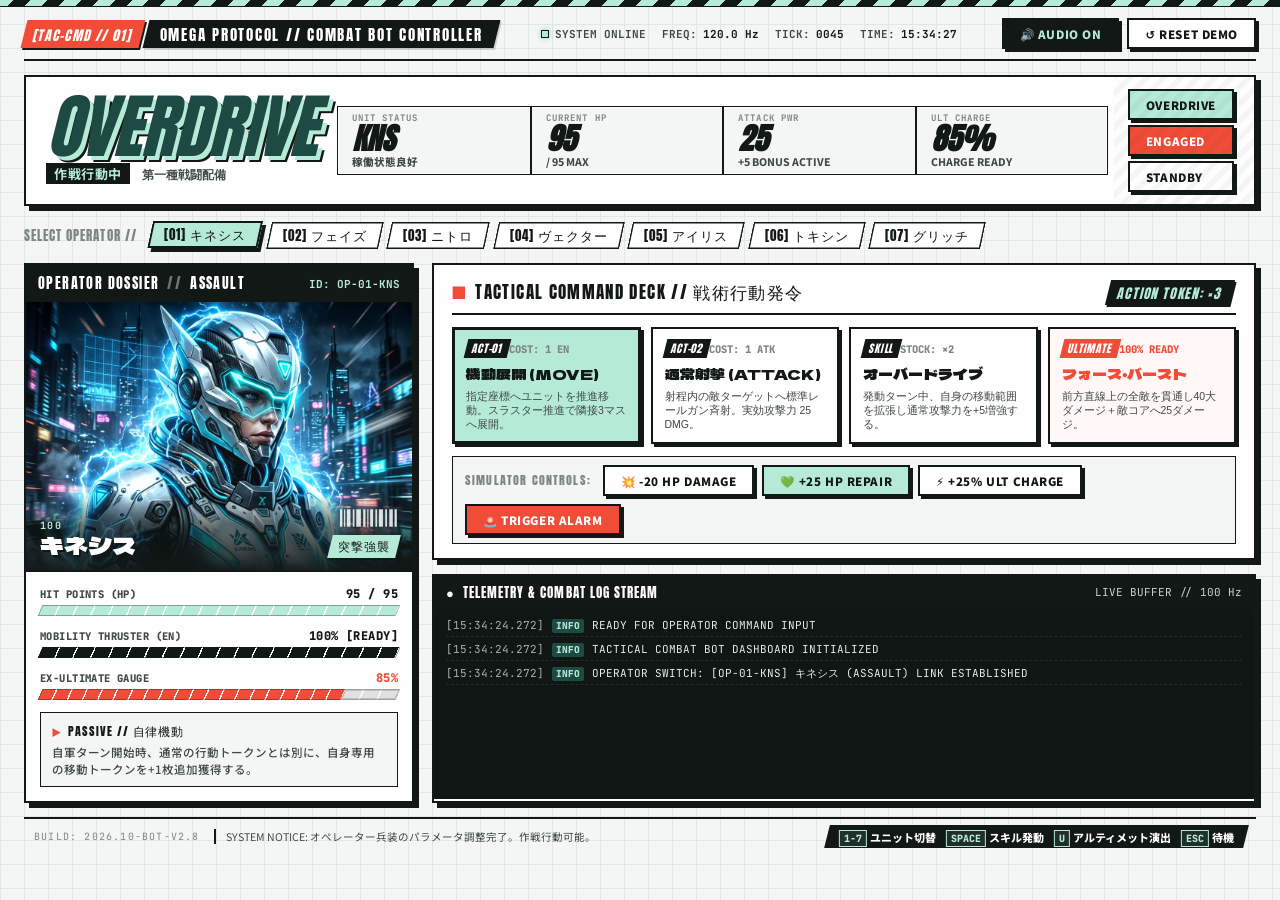
<file: archive/tactics_3d/cyber_dashboard_demo.html>
<!doctype html>
<html lang="ja">
<head>
  <meta charset="UTF-8">
  <meta name="viewport" content="width=device-width, initial-scale=1.0">
  <title>TACTICAL BOT DASHBOARD // 2D UI DEMO</title>

  <!-- Google Fonts for Neo-Industrial / Editorial Cyber Style -->
  <link rel="preconnect" href="https://fonts.googleapis.com">
  <link rel="preconnect" href="https://fonts.gstatic.com" crossorigin>
  <link href="https://fonts.googleapis.com/css2?family=Anton&family=Dela+Gothic+One&family=JetBrains+Mono:ital,wght@0,400;0,700;0,800;1,700&family=Noto+Sans+JP:wght@400;700;900&family=Saira+Condensed:ital,wght@0,700;0,800;1,800&display=swap" rel="stylesheet">

  <style>
    /* ==========================================================================
       INDUSTRIAL / CYBER DASHBOARD DESIGN SYSTEM
       Based on Voice Bot Dashboard design language (matchachoco010 style)
       ========================================================================== */
    :root {
      /* Typography */
      --font-anton: "Anton", "Saira Condensed", sans-serif;
      --font-dela: "Dela Gothic One", "Noto Sans JP", sans-serif;
      --font-mono: "JetBrains Mono", ui-monospace, monospace;
      --font-jp: "Noto Sans JP", "Yu Gothic UI", system-ui, sans-serif;
      --font-cond: "Saira Condensed", var(--font-jp);

      /* Colors */
      --k: #b5ead7;          /* Mint / Sage Accent */
      --k2: #8fd3bb;         /* Mid Mint */
      --kd: #1d4a42;         /* Deep Forest Teal */
      --ink: #111816;        /* Heavy Green-Black Ink */
      --ink2: #3f4946;       /* Charcoal Ink */
      --ink3: #7c8683;       /* Muted Steel */
      --ink4: #a9b1ae;       /* Light Slate */
      --paper: #f4f6f5;      /* Warm Paper Off-White */
      --paper-grid: #e2e7e4; /* Grid Background lines */
      --white: #fdfefd;
      --red: #f04c38;        /* Vivid Hazard Red */
      --red-sub: #ff8577;
      --line: rgba(17, 24, 22, 0.16);
      --line2: rgba(17, 24, 22, 0.32);
      --on-ink: #e8f3ef;
      --on-ink2: #9fb8b0;
    }

    * {
      box-sizing: border-box;
      margin: 0;
      padding: 0;
    }

    body {
      background-color: var(--paper);
      background-image:
        linear-gradient(var(--paper-grid) 1px, transparent 1px),
        linear-gradient(90deg, var(--paper-grid) 1px, transparent 1px);
      background-size: 24px 24px;
      color: var(--ink);
      font-family: var(--font-jp);
      min-height: 100vh;
      display: flex;
      flex-direction: column;
      overflow-x: hidden;
      position: relative;
    }

    /* Warning Stripe Top Hazard Bar */
    .hazard-stripe-top {
      height: 6px;
      width: 100%;
      background: repeating-linear-gradient(
        -45deg,
        var(--ink),
        var(--ink) 12px,
        var(--k) 12px,
        var(--k) 24px
      );
      box-shadow: 0 1px 0 var(--ink);
      flex: none;
    }

    /* Outer Container */
    .dashboard-container {
      width: 100%;
      max-width: 1540px;
      margin: 0 auto;
      padding: 12px 24px 20px;
      display: flex;
      flex-direction: column;
      gap: 14px;
      flex: 1;
    }

    /* ==========================================================================
       1. HEADER & TOP SYSTEM BAR
       ========================================================================== */
    .header-system-bar {
      display: flex;
      align-items: center;
      justify-content: space-between;
      gap: 16px;
      padding-bottom: 10px;
      border-bottom: 2px solid var(--ink);
    }

    .brand-lockup {
      display: flex;
      align-items: center;
      gap: 12px;
    }

    /* Skewed Badge / Band */
    .r2-band {
      display: flex;
      align-items: stretch;
      gap: 0;
      flex: none;
    }

    .r2-band-code {
      font-family: var(--font-anton);
      font-weight: 400;
      font-size: 13.5px;
      letter-spacing: .06em;
      padding: 3px 10px 2px;
      background: var(--red);
      color: #fff;
      transform: skew(-14deg);
      margin-right: 4px;
      display: inline-flex;
      align-items: center;
      box-shadow: 2px 2px 0 var(--ink);
    }

    .r2-band > span {
      display: flex;
      align-items: center;
      gap: 10px;
      font-family: var(--font-anton);
      font-size: 14.5px;
      letter-spacing: .12em;
      padding: 4px 14px 2px;
      transform: skew(-14deg);
      white-space: nowrap;
      background: var(--ink);
      color: var(--white);
      box-shadow: 2px 2px 0 rgba(0,0,0,0.15);
    }

    .r2-band > span > * {
      transform: skew(14deg);
    }

    .system-telemetry-pill {
      font-family: var(--font-mono);
      font-size: 11px;
      font-weight: 700;
      color: var(--ink2);
      display: flex;
      align-items: center;
      gap: 16px;
    }

    .telemetry-item {
      display: flex;
      align-items: center;
      gap: 6px;
    }

    .status-dot {
      width: 8px;
      height: 8px;
      background: var(--k);
      border: 1.5px solid var(--ink);
      box-shadow: 0 0 6px var(--k2);
      animation: pulse-dot 1.4s ease-in-out infinite alternate;
    }

    @keyframes pulse-dot {
      from { opacity: 0.6; transform: scale(0.9); }
      to { opacity: 1; transform: scale(1.15); }
    }

    .header-actions {
      display: flex;
      align-items: center;
      gap: 8px;
    }

    /* ==========================================================================
       BUTTONS & CHIPS
       ========================================================================== */
    .btn {
      font-family: var(--font-jp);
      font-size: 11.5px;
      font-weight: 900;
      letter-spacing: 0.05em;
      padding: 6px 16px 5px;
      border: 2px solid var(--ink);
      background: var(--white);
      color: var(--ink);
      cursor: pointer;
      box-shadow: 3px 3px 0 var(--ink);
      transition: all 0.08s ease;
      display: inline-flex;
      align-items: center;
      gap: 6px;
      user-select: none;
    }

    .btn:hover {
      transform: translate(-1px, -1px);
      box-shadow: 4px 4px 0 var(--ink);
    }

    .btn:active {
      transform: translate(2px, 2px);
      box-shadow: 1px 1px 0 var(--ink);
    }

    .btn.btn-primary {
      background: var(--ink);
      color: var(--k);
    }

    .btn.btn-primary:hover {
      background: #1c2724;
      color: #c8fae7;
    }

    .btn.btn-danger {
      background: var(--red);
      color: #fff;
      border-color: var(--ink);
    }

    .btn.btn-mint {
      background: var(--k);
      color: var(--ink);
    }

    /* Skewed Chip Selectors */
    .r2-chips {
      display: flex;
      gap: 8px;
      flex-wrap: wrap;
      align-items: center;
    }

    .r2-chip {
      border: 0;
      box-shadow: inset 0 0 0 1.5px var(--ink);
      background: var(--white);
      padding: 4px 14px 3px;
      font-family: var(--font-anton);
      font-size: 13px;
      letter-spacing: .08em;
      color: var(--ink);
      transform: skew(-12deg);
      cursor: pointer;
      user-select: none;
      transition: all 0.12s ease;
    }

    .r2-chip > * {
      transform: skew(12deg);
      display: inline-block;
    }

    .r2-chip:hover {
      background: #eef3f1;
      box-shadow: inset 0 0 0 2px var(--ink), 2px 2px 0 var(--ink);
      transform: skew(-12deg) translateY(-1px);
    }

    .r2-chip.active,
    .r2-chip[aria-pressed="true"] {
      background: var(--k);
      box-shadow: inset 0 0 0 2px var(--ink), 4px 4px 0 var(--ink);
      color: var(--ink);
      transform: skew(-12deg) translate(-1px, -1px);
    }

    /* ==========================================================================
       2. MEGA STATUS STRIP (Anton Italic Massive Typography)
       ========================================================================== */
    .status-strip-section {
      background: var(--white);
      border: 2px solid var(--ink);
      box-shadow: 5px 5px 0 var(--ink);
      padding: 12px 20px;
      display: grid;
      grid-template-columns: auto 1fr auto;
      align-items: center;
      gap: 20px;
      position: relative;
      overflow: hidden;
    }

    .status-strip-section::before {
      content: "";
      position: absolute;
      right: 0;
      top: 0;
      bottom: 0;
      width: 140px;
      background: repeating-linear-gradient(
        -45deg,
        transparent,
        transparent 6px,
        rgba(17, 24, 22, 0.04) 6px,
        rgba(17, 24, 22, 0.04) 12px
      );
      pointer-events: none;
    }

    .status-hero-block {
      display: flex;
      flex-direction: column;
    }

    .r2-status {
      font-family: var(--font-anton);
      font-style: italic;
      font-size: clamp(48px, 5.5vw, 84px);
      line-height: 0.85;
      letter-spacing: -0.01em;
      color: var(--ink);
      text-shadow: 4px 4px 0 var(--white), 6px 6px 0 var(--ink);
      text-transform: uppercase;
      transition: all 0.2s ease;
      user-select: none;
    }

    .r2-status[data-state="engaged"] {
      color: var(--red);
      text-shadow: 4px 4px 0 var(--white), 6px 6px 0 var(--ink);
    }

    .r2-status[data-state="overdrive"] {
      color: var(--kd);
      text-shadow: 4px 4px 0 var(--k), 6px 6px 0 var(--ink);
    }

    .r2-status[data-state="standby"] {
      color: transparent;
      -webkit-text-stroke: 2.5px var(--ink);
      text-shadow: 3px 3px 0 var(--k);
    }

    .r2-status-ja {
      display: flex;
      gap: 12px;
      align-items: baseline;
      font-size: 12.5px;
      font-weight: 700;
      margin-top: 6px;
    }

    .r2-status-ja b {
      font-size: 13px;
      background: var(--ink);
      color: var(--k);
      padding: 1px 8px;
      letter-spacing: 0.04em;
    }

    .r2-status-ja .mono {
      font-family: var(--font-mono);
      font-size: 11.5px;
      color: var(--ink2);
    }

    /* Center KPI Grid */
    .r2-kpirow {
      display: grid;
      grid-template-columns: repeat(4, 1fr);
      gap: 0;
      background: var(--paper);
      border: 1.5px solid var(--ink);
      box-shadow: inset 0 0 0 1px var(--white);
    }

    .r2-kpirow li {
      list-style: none;
      display: flex;
      flex-direction: column;
      justify-content: center;
      padding: 5px 14px;
      border-left: 2px solid var(--ink);
    }

    .r2-kpirow li:first-child {
      border-left: 0;
    }

    .r2-kpirow small {
      font-family: var(--font-mono);
      font-size: 9px;
      font-weight: 700;
      letter-spacing: .12em;
      color: var(--ink3);
      text-transform: uppercase;
    }

    .r2-kpirow b {
      font-family: var(--font-anton);
      font-style: italic;
      font-size: 30px;
      line-height: 1;
      color: var(--ink);
    }

    .r2-kpirow span {
      font-size: 10.5px;
      font-weight: 800;
      color: var(--ink2);
    }

    /* Right State Mode Toggles */
    .status-mode-toggles {
      display: flex;
      flex-direction: column;
      gap: 5px;
    }

    /* ==========================================================================
       3. MAIN DECK GRID: OPERATOR DOSSIER & COMMAND CONSOLE
       ========================================================================== */
    .main-deck-grid {
      display: grid;
      grid-template-columns: 390px 1fr;
      gap: 18px;
    }

    @media (max-width: 1200px) {
      .main-deck-grid {
        grid-template-columns: 1fr;
      }
    }

    /* Left Card: Operator Dossier */
    .operator-card {
      background: var(--white);
      border: 2px solid var(--ink);
      box-shadow: 5px 5px 0 var(--ink);
      display: flex;
      flex-direction: column;
      position: relative;
    }

    .operator-card-header {
      padding: 8px 12px;
      background: var(--ink);
      color: var(--white);
      display: flex;
      align-items: center;
      justify-content: space-between;
    }

    .operator-header-title {
      font-family: var(--font-anton);
      font-size: 14px;
      letter-spacing: 0.1em;
      display: flex;
      align-items: center;
      gap: 8px;
    }

    .operator-header-id {
      font-family: var(--font-mono);
      font-size: 11px;
      color: var(--k);
      font-weight: 700;
    }

    /* Portrait & Graphic Stage */
    .portrait-stage {
      position: relative;
      height: 270px;
      background: #090e0d;
      overflow: hidden;
      border-bottom: 2px solid var(--ink);
    }

    .portrait-img {
      width: 100%;
      height: 100%;
      object-fit: cover;
      object-position: center 15%;
      filter: contrast(1.06) saturate(1.05);
      transition: transform 0.3s ease, filter 0.3s ease;
    }

    .portrait-stage:hover .portrait-img {
      transform: scale(1.02);
    }

    /* Overlay Decals & Barcode */
    .portrait-scan-line {
      position: absolute;
      inset: 0;
      background: linear-gradient(
        180deg,
        rgba(181, 234, 215, 0.0) 0%,
        rgba(181, 234, 215, 0.08) 50%,
        rgba(181, 234, 215, 0.0) 100%
      );
      pointer-events: none;
    }

    .portrait-overlay-bottom {
      position: absolute;
      inset: auto 0 0 0;
      padding: 12px 14px;
      background: linear-gradient(
        0deg,
        rgba(17, 24, 22, 0.95) 0%,
        rgba(17, 24, 22, 0.6) 60%,
        transparent 100%
      );
      display: flex;
      align-items: flex-end;
      justify-content: space-between;
      color: var(--white);
    }

    .portrait-name-group {
      display: flex;
      flex-direction: column;
    }

    .portrait-code-badge {
      font-family: var(--font-mono);
      font-size: 10px;
      letter-spacing: 0.14em;
      color: var(--k);
      text-transform: uppercase;
      font-weight: 700;
    }

    .portrait-hero-name {
      font-family: var(--font-dela);
      font-size: 24px;
      line-height: 1.1;
      color: var(--white);
      text-shadow: 2px 2px 0 var(--ink);
    }

    .portrait-role-badge {
      font-family: var(--font-anton);
      font-size: 12px;
      letter-spacing: 0.08em;
      padding: 2px 8px;
      background: var(--k);
      color: var(--ink);
      transform: skew(-14deg);
      box-shadow: 2px 2px 0 var(--ink);
    }

    .portrait-role-badge span {
      transform: skew(14deg);
      display: inline-block;
    }

    /* Barcode SVG in portrait */
    .svg-barcode {
      width: 58px;
      height: 22px;
      fill: var(--white);
      opacity: 0.85;
    }

    /* Body Stats & Gauges */
    .operator-card-body {
      padding: 14px;
      display: flex;
      flex-direction: column;
      gap: 12px;
    }

    /* SKEWED GAUGE COMPONENT (r2-gauge) */
    .gauge-field {
      display: flex;
      flex-direction: column;
      gap: 3px;
    }

    .gauge-label-row {
      display: flex;
      justify-content: space-between;
      align-items: baseline;
      font-size: 10.5px;
      font-weight: 800;
      letter-spacing: 0.04em;
    }

    .gauge-name {
      font-family: var(--font-mono);
      font-size: 10.5px;
      color: var(--ink2);
    }

    .gauge-val {
      font-family: var(--font-mono);
      font-size: 12px;
      font-weight: 800;
      color: var(--ink);
    }

    .r2-gauge {
      position: relative;
      display: block;
      height: 11px;
      background: rgba(17, 24, 22, 0.12);
      transform: skew(-24deg);
      box-shadow: inset 0 0 0 1.5px var(--line2);
      overflow: hidden;
    }

    .r2-gauge i {
      position: absolute;
      inset: 0 auto 0 0;
      background: var(--k);
      box-shadow: inset 0 0 0 1px rgba(17, 24, 22, 0.35);
      transition: width 0.35s cubic-bezier(0.16, 1, 0.3, 1);
    }

    .r2-gauge[data-tone="ink"] i {
      background: var(--ink);
    }

    .r2-gauge[data-tone="red"] i {
      background: var(--red);
    }

    /* Repeating Segment Dividers */
    .r2-gauge[data-seg] {
      background-image: repeating-linear-gradient(
        90deg,
        transparent 0 calc(5% - 1.5px),
        rgba(253, 254, 253, 0.9) calc(5% - 1.5px) 5%
      );
    }

    .r2-gauge[data-seg] i {
      background-image: repeating-linear-gradient(
        90deg,
        transparent 0 calc(5% - 1.5px),
        var(--white) calc(5% - 1.5px) 5%
      );
    }

    /* Passive Spec Box */
    .passive-spec-box {
      border: 1.5px solid var(--ink);
      background: var(--paper);
      padding: 9px 11px;
      position: relative;
    }

    .passive-spec-title {
      font-family: var(--font-anton);
      font-size: 12px;
      letter-spacing: 0.08em;
      color: var(--ink);
      display: flex;
      align-items: center;
      gap: 6px;
      margin-bottom: 3px;
    }

    .passive-spec-desc {
      font-size: 11.5px;
      line-height: 1.45;
      color: var(--ink2);
      font-weight: 500;
    }

    /* Right Console: Command Deck & Action Panels */
    .command-console-column {
      display: flex;
      flex-direction: column;
      gap: 14px;
    }

    /* Action Deck Card */
    .action-deck-card {
      background: var(--white);
      border: 2px solid var(--ink);
      box-shadow: 5px 5px 0 var(--ink);
      padding: 14px 18px;
      display: flex;
      flex-direction: column;
      gap: 12px;
    }

    .deck-header-row {
      display: flex;
      align-items: center;
      justify-content: space-between;
      border-bottom: 2px solid var(--ink);
      padding-bottom: 8px;
    }

    .deck-title {
      font-family: var(--font-anton);
      font-size: 17px;
      letter-spacing: 0.08em;
      display: flex;
      align-items: center;
      gap: 8px;
    }

    /* Command Action Grid */
    .action-button-grid {
      display: grid;
      grid-template-columns: repeat(auto-fit, minmax(180px, 1fr));
      gap: 10px;
    }

    .command-card-btn {
      border: 2px solid var(--ink);
      background: var(--white);
      padding: 10px 12px;
      display: flex;
      flex-direction: column;
      gap: 5px;
      cursor: pointer;
      box-shadow: 3px 3px 0 var(--ink);
      transition: all 0.08s ease;
      position: relative;
      user-select: none;
      text-align: left;
    }

    .command-card-btn:hover {
      transform: translate(-1px, -1px);
      box-shadow: 4px 4px 0 var(--ink);
      background: #fbfdfc;
    }

    .command-card-btn:active {
      transform: translate(2px, 2px);
      box-shadow: 1px 1px 0 var(--ink);
    }

    .command-card-btn.active {
      background: var(--k);
      box-shadow: inset 0 0 0 1px var(--ink), 3px 3px 0 var(--ink);
    }

    .command-card-btn.ult-btn {
      background: #fff8f6;
      border-color: var(--ink);
    }

    .command-card-btn.ult-btn:hover {
      background: #ffebe7;
    }

    .cmd-top-row {
      display: flex;
      justify-content: space-between;
      align-items: center;
    }

    .cmd-slot-badge {
      font-family: var(--font-anton);
      font-size: 11px;
      letter-spacing: 0.08em;
      background: var(--ink);
      color: var(--white);
      padding: 1px 6px;
      transform: skew(-14deg);
    }

    .cmd-slot-badge.ult-badge {
      background: var(--red);
      color: #fff;
    }

    .cmd-stock-tag {
      font-family: var(--font-mono);
      font-size: 10.5px;
      font-weight: 800;
      color: var(--ink3);
    }

    .cmd-name {
      font-family: var(--font-dela);
      font-size: 15px;
      color: var(--ink);
    }

    .cmd-desc {
      font-size: 10.5px;
      color: var(--ink2);
      line-height: 1.35;
    }

    /* Simulation Control Bar */
    .sim-control-bar {
      display: flex;
      align-items: center;
      gap: 8px;
      flex-wrap: wrap;
      padding: 8px 12px;
      background: var(--paper);
      border: 1.5px solid var(--ink);
    }

    .sim-bar-title {
      font-family: var(--font-anton);
      font-size: 11.5px;
      letter-spacing: 0.1em;
      color: var(--ink3);
      margin-right: 4px;
    }

    /* Live Telemetry Log Table */
    .log-stream-card {
      background: var(--white);
      border: 2px solid var(--ink);
      box-shadow: 5px 5px 0 var(--ink);
      display: flex;
      flex-direction: column;
      flex: 1;
      min-height: 200px;
    }

    .log-stream-header {
      padding: 7px 12px;
      background: var(--ink);
      color: var(--white);
      display: flex;
      align-items: center;
      justify-content: space-between;
    }

    .log-stream-title {
      font-family: var(--font-anton);
      font-size: 13px;
      letter-spacing: 0.08em;
      display: flex;
      align-items: center;
      gap: 8px;
    }

    .log-stream-body {
      padding: 8px 12px;
      background: #0f1614;
      color: #9fb8b0;
      font-family: var(--font-mono);
      font-size: 11px;
      line-height: 1.55;
      height: 190px;
      overflow-y: auto;
      display: flex;
      flex-direction: column;
      gap: 4px;
    }

    .log-row {
      display: flex;
      align-items: baseline;
      gap: 8px;
      border-bottom: 1px dashed rgba(181, 234, 215, 0.1);
      padding-bottom: 2px;
    }

    .log-time {
      color: var(--ink4);
      flex: none;
    }

    .log-tag {
      padding: 0 4px;
      font-size: 9.5px;
      font-weight: 800;
      border-radius: 2px;
      flex: none;
    }

    .log-tag.info { background: #1d4a42; color: var(--k); }
    .log-tag.action { background: #2b3935; color: #fff; }
    .log-tag.skill { background: #7c2d12; color: #fed7aa; }
    .log-tag.warn { background: var(--red); color: #fff; }

    .log-text {
      color: #e5edea;
      flex: 1;
    }

    /* ==========================================================================
       4. FOOTER GUIDE STRIP (r2-guide-keys)
       ========================================================================== */
    .r2-guide {
      display: flex;
      align-items: center;
      gap: 14px;
      padding: 6px 10px;
      font-size: 11px;
      color: var(--ink2);
      border-top: 2px solid var(--ink);
      flex-wrap: wrap;
      flex: none;
    }

    .r2-guide-build {
      font-family: var(--font-mono);
      font-size: 10px;
      letter-spacing: .12em;
      color: var(--ink3);
      white-space: nowrap;
    }

    .r2-guide-tick {
      flex: 1;
      font-size: 10.5px;
      color: var(--ink2);
      white-space: nowrap;
      overflow: hidden;
      text-overflow: ellipsis;
      border-left: 2px solid var(--ink);
      padding-left: 10px;
    }

    .r2-guide-keys {
      font-weight: 800;
      white-space: nowrap;
      background: var(--ink);
      color: var(--white);
      padding: 4px 12px 3px;
      transform: skew(-14deg);
      display: flex;
      gap: 10px;
      align-items: center;
    }

    .r2-guide-keys > * {
      transform: skew(14deg);
    }

    .r2-guide-keys kbd {
      border: 1px solid var(--k);
      color: var(--k);
      padding: 1px 4px;
      font-family: var(--font-mono);
      font-size: 10px;
      background: rgba(181, 234, 215, 0.1);
    }

    /* ==========================================================================
       5. FULL-SCREEN DYNAMIC CUT-IN OVERLAY (r2-cutin)
       ========================================================================== */
    .r2-cutin-overlay {
      position: fixed;
      inset: 0;
      background: rgba(17, 24, 22, 0.82);
      backdrop-filter: blur(4px);
      z-index: 9999;
      display: flex;
      flex-direction: column;
      justify-content: center;
      align-items: center;
      pointer-events: none;
      opacity: 0;
      visibility: hidden;
      transition: opacity 0.22s ease, visibility 0.22s;
    }

    .r2-cutin-overlay.active {
      opacity: 1;
      visibility: visible;
      pointer-events: auto;
    }

    .r2-cutin-bar {
      width: 100%;
      background: var(--white);
      border-top: 4px solid var(--ink);
      border-bottom: 4px solid var(--ink);
      box-shadow: 0 10px 40px rgba(0,0,0,0.4);
      padding: 16px 36px;
      display: flex;
      align-items: center;
      justify-content: center;
      gap: 26px;
      transform: rotate(-1.5deg) scale(0.92);
      transition: transform 0.3s cubic-bezier(0.18, 0.89, 0.32, 1.28);
      position: relative;
      overflow: hidden;
    }

    .r2-cutin-overlay.active .r2-cutin-bar {
      transform: rotate(-1.5deg) scale(1);
    }

    .r2-cutin-num {
      font-family: var(--font-anton);
      font-size: clamp(70px, 9vw, 120px);
      line-height: 1;
      color: transparent;
      -webkit-text-stroke: 3px var(--ink);
      user-select: none;
    }

    .r2-cutin-en {
      font-family: var(--font-anton);
      font-size: clamp(54px, 7vw, 100px);
      line-height: 1;
      font-style: italic;
      color: var(--ink);
      letter-spacing: .02em;
      white-space: nowrap;
      text-shadow: 5px 5px 0 var(--k);
    }

    .r2-cutin-ja {
      font-family: var(--font-dela);
      font-size: clamp(22px, 3vw, 38px);
      color: var(--white);
      background: var(--ink);
      padding: 6px 18px;
      box-shadow: 6px 6px 0 var(--red);
      white-space: nowrap;
    }

    .cutin-stripe-bg {
      position: absolute;
      inset: 0;
      background: repeating-linear-gradient(
        -45deg,
        transparent,
        transparent 14px,
        rgba(17, 24, 22, 0.04) 14px,
        rgba(17, 24, 22, 0.04) 28px
      );
      pointer-events: none;
    }
  </style>
</head>
<body>

  <!-- Top Warning Hazard Stripe -->
  <div class="hazard-stripe-top"></div>

  <div class="dashboard-container">

    <!-- 1. HEADER BAR -->
    <header class="header-system-bar">
      <div class="brand-lockup">
        <div class="r2-band r2-band-ink">
          <div class="r2-band-code">[TAC-CMD // 01]</div>
          <span><span>OMEGA PROTOCOL // COMBAT BOT CONTROLLER</span></span>
        </div>
      </div>

      <div class="system-telemetry-pill">
        <div class="telemetry-item">
          <span class="status-dot"></span>
          <span>SYSTEM ONLINE</span>
        </div>
        <div class="telemetry-item">
          <span>FREQ:</span>
          <span style="color:var(--ink);">120.0 Hz</span>
        </div>
        <div class="telemetry-item">
          <span>TICK:</span>
          <span id="system-tick" style="color:var(--ink);">0042</span>
        </div>
        <div class="telemetry-item">
          <span>TIME:</span>
          <span id="clock-display" style="color:var(--ink);">--:--:--</span>
        </div>
      </div>

      <div class="header-actions">
        <button class="btn btn-primary" id="btn-toggle-sound">🔊 AUDIO ON</button>
        <button class="btn" id="btn-reset-demo">↺ RESET DEMO</button>
      </div>
    </header>

    <!-- 2. MEGA STATUS STRIP (Anton Italic Massive Typography) -->
    <section class="status-strip-section">
      <div class="status-hero-block">
        <div class="r2-status" id="main-status-text" data-state="overdrive">OVERDRIVE</div>
        <div class="r2-status-ja">
          <b id="status-ja-badge">作戦行動中 // 第一種戦闘配備</b>
          <span class="mono" id="status-ja-sub">GRID: [04, 03] ｜ OPERATOR SYNC: 99.4%</span>
        </div>
      </div>

      <!-- Center KPI Metrics -->
      <ul class="r2-kpirow">
        <li>
          <small>UNIT STATUS</small>
          <b id="kpi-status-code">ACT-01</b>
          <span>稼働状態良好</span>
        </li>
        <li>
          <small>CURRENT HP</small>
          <b id="kpi-hp">95</b>
          <span id="kpi-hp-sub">/ 95 MAX</span>
        </li>
        <li>
          <small>ATTACK PWR</small>
          <b id="kpi-atk">25</b>
          <span>+5 BONUS ACTIVE</span>
        </li>
        <li>
          <small>ULT CHARGE</small>
          <b id="kpi-ult">85%</b>
          <span>CHARGE READY</span>
        </li>
      </ul>

      <!-- Mode Selector Toggles -->
      <div class="status-mode-toggles">
        <button class="btn btn-mint" onclick="setStatusMode('overdrive')">OVERDRIVE</button>
        <button class="btn btn-danger" onclick="setStatusMode('engaged')">ENGAGED</button>
        <button class="btn" onclick="setStatusMode('standby')">STANDBY</button>
      </div>
    </section>

    <!-- Operator Selection Chips (r2-chip) -->
    <div style="display:flex; align-items:center; gap:14px; margin-top:2px;">
      <span style="font-family:var(--font-anton); font-size:13px; letter-spacing:0.08em; color:var(--ink3);">
        SELECT OPERATOR //
      </span>
      <div class="r2-chips" id="operator-chips-container">
        <!-- Injected via JS -->
      </div>
    </div>

    <!-- 3. MAIN DECK GRID: OPERATOR DOSSIER & COMMAND CONSOLE -->
    <main class="main-deck-grid">

      <!-- LEFT: OPERATOR DOSSIER CARD -->
      <article class="operator-card">
        <div class="operator-card-header">
          <div class="operator-header-title">
            <span>OPERATOR DOSSIER</span>
            <span style="opacity:0.4;">//</span>
            <span id="card-hero-role">ASSAULT</span>
          </div>
          <div class="operator-header-id" id="card-hero-serial">ID: OP-01-KNS</div>
        </div>

        <div class="portrait-stage">
          <img id="card-hero-img" class="portrait-img" src="assets/kinesis.jpg" alt="Operator Portrait">
          <div class="portrait-scan-line"></div>
          <div class="portrait-overlay-bottom">
            <div class="portrait-name-group">
              <span class="portrait-code-badge" id="card-hero-en">KINESIS // ASSAULT</span>
              <span class="portrait-hero-name" id="card-hero-name">キネシス</span>
            </div>
            <div style="display:flex; flex-direction:column; align-items:flex-end; gap:6px;">
              <!-- Mini Barcode -->
              <svg class="svg-barcode" viewBox="0 0 100 30">
                <rect x="0" y="0" width="4" height="30" />
                <rect x="7" y="0" width="2" height="30" />
                <rect x="12" y="0" width="6" height="30" />
                <rect x="22" y="0" width="3" height="30" />
                <rect x="28" y="0" width="8" height="30" />
                <rect x="40" y="0" width="4" height="30" />
                <rect x="47" y="0" width="2" height="30" />
                <rect x="52" y="0" width="5" height="30" />
                <rect x="61" y="0" width="3" height="30" />
                <rect x="67" y="0" width="7" height="30" />
                <rect x="78" y="0" width="3" height="30" />
                <rect x="85" y="0" width="6" height="30" />
                <rect x="94" y="0" width="4" height="30" />
              </svg>
              <div class="portrait-role-badge">
                <span id="card-hero-type-tag">突撃強襲</span>
              </div>
            </div>
          </div>
        </div>

        <!-- Body Gauges & Specs -->
        <div class="operator-card-body">
          <!-- HP Gauge -->
          <div class="gauge-field">
            <div class="gauge-label-row">
              <span class="gauge-name">HIT POINTS (HP)</span>
              <span class="gauge-val" id="val-hp-text">95 / 95</span>
            </div>
            <div class="r2-gauge" data-seg>
              <i id="gauge-hp-fill" style="width: 100%;"></i>
            </div>
          </div>

          <!-- Energy / Move Gauge -->
          <div class="gauge-field">
            <div class="gauge-label-row">
              <span class="gauge-name">MOBILITY THRUSTER (EN)</span>
              <span class="gauge-val" id="val-en-text">100% [READY]</span>
            </div>
            <div class="r2-gauge" data-tone="ink" data-seg>
              <i id="gauge-en-fill" style="width: 85%;"></i>
            </div>
          </div>

          <!-- Ultimate Charge Gauge -->
          <div class="gauge-field">
            <div class="gauge-label-row">
              <span class="gauge-name">EX-ULTIMATE GAUGE</span>
              <span class="gauge-val" style="color:var(--red);" id="val-ult-text">85%</span>
            </div>
            <div class="r2-gauge" data-tone="red" data-seg>
              <i id="gauge-ult-fill" style="width: 85%;"></i>
            </div>
          </div>

          <!-- Passive Spec -->
          <div class="passive-spec-box">
            <div class="passive-spec-title">
              <span style="color:var(--red);">▶</span>
              <span id="card-passive-name">PASSIVE // 自律機動</span>
            </div>
            <div class="passive-spec-desc" id="card-passive-desc">
              自軍ターン開始時、通常の行動トークンとは別に、自身専用の移動トークンを+1枚追加獲得する。
            </div>
          </div>
        </div>
      </article>

      <!-- RIGHT: COMMAND & TACTICAL ACTION DECK -->
      <section class="command-console-column">

        <!-- Action Cards Grid -->
        <div class="action-deck-card">
          <div class="deck-header-row">
            <div class="deck-title">
              <span style="color:var(--red);">■</span>
              <span>TACTICAL COMMAND DECK // 戦術行動発令</span>
            </div>
            <div style="display:flex; gap:8px;">
              <span class="r2-band-code" style="background:var(--ink); color:var(--k);">ACTION TOKEN: ×3</span>
            </div>
          </div>

          <div class="action-button-grid">
            <!-- Command 1: Move -->
            <button class="command-card-btn active" onclick="executeCommand('MOVE')">
              <div class="cmd-top-row">
                <span class="cmd-slot-badge">ACT-01</span>
                <span class="cmd-stock-tag">COST: 1 EN</span>
              </div>
              <div class="cmd-name">機動展開 (MOVE)</div>
              <div class="cmd-desc">指定座標へユニットを推進移動。スラスター推進で隣接3マスへ展開。</div>
            </button>

            <!-- Command 2: Attack -->
            <button class="command-card-btn" onclick="executeCommand('ATTACK')">
              <div class="cmd-top-row">
                <span class="cmd-slot-badge">ACT-02</span>
                <span class="cmd-stock-tag">COST: 1 ATK</span>
              </div>
              <div class="cmd-name">通常射撃 (ATTACK)</div>
              <div class="cmd-desc">射程内の敵ターゲットへ標準レールガン斉射。実効攻撃力 25 DMG。</div>
            </button>

            <!-- Command 3: Tactical Skill -->
            <button class="command-card-btn" id="btn-skill-a" onclick="executeCommand('SKILL_A')">
              <div class="cmd-top-row">
                <span class="cmd-slot-badge">SKILL</span>
                <span class="cmd-stock-tag" id="skill-a-stock">STOCK: ×2</span>
              </div>
              <div class="cmd-name" id="skill-a-name">オーバードライブ</div>
              <div class="cmd-desc" id="skill-a-desc">発動ターン中、自身の移動範囲を拡張し通常攻撃力を+5増強する。</div>
            </button>

            <!-- Command 4: Ultimate EX Cutin -->
            <button class="command-card-btn ult-btn" id="btn-skill-ult" onclick="triggerUltimateCutin()">
              <div class="cmd-top-row">
                <span class="cmd-slot-badge ult-badge">ULTIMATE</span>
                <span class="cmd-stock-tag" style="color:var(--red);">100% READY</span>
              </div>
              <div class="cmd-name" style="color:var(--red);" id="skill-ult-name">フォース・バースト</div>
              <div class="cmd-desc" id="skill-ult-desc">前方直線上の全敵を貫通し40大ダメージ＋敵コアへ25ダメージ。</div>
            </button>
          </div>

          <!-- Simulation Toggles Bar -->
          <div class="sim-control-bar">
            <span class="sim-bar-title">SIMULATOR CONTROLS:</span>
            <button class="btn" onclick="simulateDamage(20)">💥 -20 HP DAMAGE</button>
            <button class="btn btn-mint" onclick="simulateHeal(25)">💚 +25 HP REPAIR</button>
            <button class="btn" onclick="chargeUlt(25)">⚡ +25% ULT CHARGE</button>
            <button class="btn btn-danger" onclick="triggerAlertAlarm()">🚨 TRIGGER ALARM</button>
          </div>
        </div>

        <!-- Telemetry Log Stream Card -->
        <div class="log-stream-card">
          <div class="log-stream-header">
            <div class="log-stream-title">
              <span>●</span>
              <span>TELEMETRY & COMBAT LOG STREAM</span>
            </div>
            <span style="font-family:var(--font-mono); font-size:11px; opacity:0.8;">LIVE BUFFER // 100 Hz</span>
          </div>
          <div class="log-stream-body" id="log-body">
            <!-- Dynamically populated -->
          </div>
        </div>

      </section>
    </main>

    <!-- 4. FOOTER GUIDE STRIP -->
    <footer class="r2-guide">
      <span class="r2-guide-build">BUILD: 2026.10-BOT-V2.8</span>
      <span class="r2-guide-tick">SYSTEM NOTICE: オペレーター兵装のパラメータ調整完了。作戦行動可能。</span>
      <div class="r2-guide-keys">
        <span><kbd>1-7</kbd> ユニット切替</span>
        <span><kbd>SPACE</kbd> スキル発動</span>
        <span><kbd>U</kbd> アルティメット演出</span>
        <span><kbd>ESC</kbd> 待機</span>
      </div>
    </footer>

  </div>

  <!-- 5. DYNAMIC FULL-SCREEN CUT-IN OVERLAY (r2-cutin) -->
  <div class="r2-cutin-overlay" id="cutin-overlay" onclick="closeCutin()">
    <div class="r2-cutin-bar">
      <div class="cutin-stripe-bg"></div>
      <div class="r2-cutin-num" id="cutin-num">01</div>
      <div class="r2-cutin-en" id="cutin-en">FORCE BURST</div>
      <div class="r2-cutin-ja" id="cutin-ja">限界突破・最大出力</div>
    </div>
  </div>

  <!-- Audio elements (Synthesized Web Audio API) -->
  <script>
    /* ==========================================================================
       TACTICAL BOT DASHBOARD SCRIPT
       ========================================================================== */

    // Character Roster Data
    const OPERATORS = [
      {
        key: 'kinesis',
        id: 'OP-01-KNS',
        name: 'キネシス',
        en: 'KINESIS // ASSAULT',
        role: 'ASSAULT',
        roleJa: '突撃強襲',
        hp: 95,
        maxHp: 95,
        atk: 25,
        en: 100,
        ult: 85,
        statusText: 'OVERDRIVE',
        statusJa: '作戦行動中 // 第一種戦闘配備',
        img: 'assets/kinesis.jpg',
        passiveTitle: 'PASSIVE // 自律機動',
        passiveDesc: '自軍ターン開始時、通常の行動トークンとは別に、自身専用の移動トークンを+1枚追加獲得する。',
        skillA: {
          name: 'オーバードライブ',
          stock: '×2',
          desc: '発動ターン中、自身の移動範囲を拡張し通常攻撃力を+5増強する。'
        },
        ultSkill: {
          name: 'フォース・バースト',
          num: '01',
          en: 'FORCE BURST',
          ja: '限界突破・最大出力',
          desc: '前方直線上の全敵を貫通し40大ダメージ＋敵コアへ25ダメージ。'
        }
      },
      {
        key: 'phase',
        id: 'OP-02-PHS',
        name: 'フェイズ',
        en: 'PHASE // INFILTRATOR',
        role: 'INFILTRATOR',
        roleJa: '異次元潜入',
        hp: 80,
        maxHp: 80,
        atk: 30,
        en: 100,
        ult: 100,
        statusText: 'DIMENSION SHIFT',
        statusJa: '虚数空間展開 // 弱体化ハザード散布中',
        img: 'assets/phase.jpg',
        passiveTitle: 'PASSIVE // シャドウ・オリジン',
        passiveDesc: 'バトル開始時、初期配置マスに敵へ被ダメ1.5倍の弱体化を付与するディメンション・ゾーンを展開。',
        skillA: {
          name: 'テレポート (影転移)',
          stock: '×2',
          desc: '自軍のディメンション・ゾーン（空きマス）へ行動権消費なしで瞬時に帰還する。'
        },
        ultSkill: {
          name: 'シャドウ・ドレイン',
          num: '02',
          en: 'SHADOW DRAIN',
          ja: '影域侵蝕・生命吸収',
          desc: 'このターンに敵へ与えた総ダメージを即座に自身のHPとして全吸収回復する。'
        }
      },
      {
        key: 'nitro',
        id: 'OP-03-NTR',
        name: 'ニトロ',
        en: 'NITRO // HEAVY BOMBER',
        role: 'BOMBER',
        roleJa: '重装爆撃',
        hp: 110,
        maxHp: 110,
        atk: 25,
        en: 75,
        ult: 60,
        statusText: 'EXPLOSIVE LOCK',
        statusJa: '重火器照準固定 // 地雷埋設待機',
        img: 'assets/nitro.jpg',
        passiveTitle: 'PASSIVE // アフターバーン',
        passiveDesc: '自身が撃破された瞬間、周囲1マスの全敵ユニットに20ダメージの自爆炸裂を与える。',
        skillA: {
          name: 'マイン・プラント',
          stock: '×2',
          desc: '指定マスにステルス地雷を敷設（敵侵入時に即時20ダメージ接触起爆）。'
        },
        ultSkill: {
          name: 'マキシマム・エクスプロージョン',
          num: '03',
          en: 'MAX EXPLOSION',
          ja: '全弾装填・超広域殲滅',
          desc: '自身を中心とする半径2マスの全敵に35大ダメージの壊滅的絨毯爆撃を行う。'
        }
      },
      {
        key: 'vector',
        id: 'OP-04-VCT',
        name: 'ヴェクター',
        en: 'VECTOR // LONG SNIPER',
        role: 'SNIPER',
        roleJa: '精密狙撃',
        hp: 100,
        maxHp: 100,
        atk: 30,
        en: 90,
        ult: 70,
        statusText: 'TARGET ACQUIRED',
        statusJa: '超長距離スコープ固定 // 射程+3',
        img: 'assets/vector.jpg',
        passiveTitle: 'PASSIVE // ファルコン・アイ',
        passiveDesc: '直線上の敵に対する攻撃射程が+1マス拡張され、遮蔽物を挟まない限り先制可能。',
        skillA: {
          name: 'チャージ・ショット',
          stock: '×1',
          desc: '次ターンの攻撃威力を+15強化し、相手のシールドを貫通して直接HPを削る。'
        },
        ultSkill: {
          name: 'オプティカル・ピアサー',
          num: '04',
          en: 'OPTICAL PIERCER',
          ja: '軌道狙撃・極光貫通',
          desc: 'マップ端まで貫通する超高出力ビームを照射し、直線上すべての敵に50ダメージ。'
        }
      },
      {
        key: 'iris',
        id: 'OP-05-IRS',
        name: 'アイリス',
        en: 'IRIS // FIELD MEDIC',
        role: 'SUPPORT',
        roleJa: '広域衛生',
        hp: 90,
        maxHp: 90,
        atk: 20,
        en: 100,
        ult: 95,
        statusText: 'FIELD REPAIR',
        statusJa: 'ナノマシン散布中 // 全軍HP監視',
        img: 'assets/iris.jpg',
        passiveTitle: 'PASSIVE // リペア・パルス',
        passiveDesc: 'ターン終了時、周囲1マスの全味方ユニットのHPを10自動修復する。',
        skillA: {
          name: 'ナノ・シールド',
          stock: '×2',
          desc: '指定した味方単体に30耐久値のナノ粒子バリアを2ターンの間付与する。'
        },
        ultSkill: {
          name: 'サンクチュアリ・フィールド',
          num: '05',
          en: 'SANCTUARY FIELD',
          ja: '神域展開・全軍完全修復',
          desc: '戦場全域の味方全員のHPを35回復し、すべての弱体化・スタンを解除する。'
        }
      },
      {
        key: 'toxin',
        id: 'OP-06-TXN',
        name: 'トキシン',
        en: 'TOXIN // BIO-HAZARD',
        role: 'SENTINEL',
        roleJa: '毒性制圧',
        hp: 105,
        maxHp: 105,
        atk: 25,
        en: 80,
        ult: 75,
        statusText: 'BIOHAZARD ALERT',
        statusJa: '毒素汚染領域拡大 // 毎ターン10DMG',
        img: 'assets/toxin.jpg',
        passiveTitle: 'PASSIVE // コロシブ・ミスト',
        passiveDesc: '自身がダメージを受けるたび、攻撃者の周囲に猛毒トキシック・ゾーンを自動生成。',
        skillA: {
          name: 'トキシック・スプレイ',
          stock: '×2',
          desc: '前方扇状に毒素を散布し、対象マスを2ターンの間トキシック・ゾーンに変貌させる。'
        },
        ultSkill: {
          name: 'バイオ・カタストロフ',
          num: '06',
          en: 'BIO CATASTROPHE',
          ja: '猛毒充填・壊死波動',
          desc: '戦場の全毒素マスを一斉起爆させ、ハザード内に滞在する全敵へ40ダメージ。'
        }
      },
      {
        key: 'glitch',
        id: 'OP-07-GLT',
        name: 'グリッチ',
        en: 'GLITCH // CYBER DISRUPT',
        role: 'CONTROLLER',
        roleJa: '電脳攪乱',
        hp: 85,
        maxHp: 85,
        atk: 25,
        en: 95,
        ult: 80,
        statusText: 'FIREWALL BREACH',
        statusJa: '電磁ノイズ投射 // 敵行動トークン封殺',
        img: 'assets/glitch.jpg',
        passiveTitle: 'PASSIVE // シグナル・ジャック',
        passiveDesc: '敵のターン開始時、15%の確率で敵の行動トークンを1枚強制剥奪する。',
        skillA: {
          name: 'ジャミング・パルス',
          stock: '×2',
          desc: '敵ユニットを1ターンの間【沈黙】状態にし、スキル使用を完全に封じる。'
        },
        ultSkill: {
          name: 'システム・オーバーロード',
          num: '07',
          en: 'SYSTEM OVERLOAD',
          ja: '回線過負荷・神経遮断',
          desc: '指定エリア内の敵全員に30ダメージ＋1ターンの間【武装解除】を付与。'
        }
      }
    ];

    let currentOp = OPERATORS[0];
    let isSoundEnabled = true;
    let tickCounter = 42;

    // Web Audio Synthesizer for Industrial SFX
    const AudioCtx = window.AudioContext || window.webkitAudioContext;
    let audioCtx = null;

    function playBeep(freq = 880, type = 'sine', duration = 0.08) {
      if (!isSoundEnabled) return;
      try {
        if (!audioCtx) audioCtx = new AudioCtx();
        const osc = audioCtx.createOscillator();
        const gain = audioCtx.createGain();
        osc.type = type;
        osc.frequency.setValueAtTime(freq, audioCtx.currentTime);
        gain.gain.setValueAtTime(0.15, audioCtx.currentTime);
        gain.gain.exponentialRampToValueAtTime(0.001, audioCtx.currentTime + duration);
        osc.connect(gain);
        gain.connect(audioCtx.destination);
        osc.start();
        osc.stop(audioCtx.currentTime + duration);
      } catch(e) {}
    }

    function playHeavyClang() {
      if (!isSoundEnabled) return;
      try {
        if (!audioCtx) audioCtx = new AudioCtx();
        const osc = audioCtx.createOscillator();
        const gain = audioCtx.createGain();
        osc.type = 'sawtooth';
        osc.frequency.setValueAtTime(140, audioCtx.currentTime);
        osc.frequency.exponentialRampToValueAtTime(40, audioCtx.currentTime + 0.35);
        gain.gain.setValueAtTime(0.3, audioCtx.currentTime);
        gain.gain.exponentialRampToValueAtTime(0.001, audioCtx.currentTime + 0.4);
        osc.connect(gain);
        gain.connect(audioCtx.destination);
        osc.start();
        osc.stop(audioCtx.currentTime + 0.4);
      } catch(e) {}
    }

    // 1. Initialize Operator Chips
    function initChips() {
      const container = document.getElementById('operator-chips-container');
      container.innerHTML = '';
      OPERATORS.forEach((op, idx) => {
        const chip = document.createElement('button');
        chip.className = `r2-chip ${op.key === currentOp.key ? 'active' : ''}`;
        chip.innerHTML = `<span>[0${idx+1}] ${op.name}</span>`;
        chip.onclick = () => selectOperator(op);
        container.appendChild(chip);
      });
    }

    // 2. Select Operator
    function selectOperator(op) {
      currentOp = op;
      playBeep(1200, 'sine', 0.06);

      // Update chips active state
      document.querySelectorAll('.r2-chip').forEach((el, idx) => {
        el.classList.toggle('active', OPERATORS[idx].key === op.key);
      });

      // Update Card UI
      document.getElementById('card-hero-img').src = op.img;
      document.getElementById('card-hero-name').innerText = op.name;
      document.getElementById('card-hero-en').innerText = op.en;
      document.getElementById('card-hero-role').innerText = op.role;
      document.getElementById('card-hero-type-tag').innerText = op.roleJa;
      document.getElementById('card-hero-serial').innerText = `ID: ${op.id}`;

      // Update Status Strip
      const statusEl = document.getElementById('main-status-text');
      statusEl.innerText = op.statusText;
      statusEl.dataset.state = (op.key === 'phase' || op.key === 'toxin') ? 'engaged' : 'overdrive';
      document.getElementById('status-ja-badge').innerText = op.statusJa.split(' // ')[0];
      document.getElementById('status-ja-sub').innerText = op.statusJa.split(' // ')[1] || `SYNC: 99.8%`;

      // Update KPIs
      document.getElementById('kpi-status-code').innerText = op.id.split('-').pop();
      document.getElementById('kpi-hp').innerText = op.hp;
      document.getElementById('kpi-hp-sub').innerText = `/ ${op.maxHp} MAX`;
      document.getElementById('kpi-atk').innerText = op.atk;
      document.getElementById('kpi-ult').innerText = `${op.ult}%`;

      // Update Gauges
      updateGauges();

      // Update Passives & Skills
      document.getElementById('card-passive-name').innerText = op.passiveTitle;
      document.getElementById('card-passive-desc').innerText = op.passiveDesc;
      document.getElementById('skill-a-name').innerText = op.skillA.name;
      document.getElementById('skill-a-desc').innerText = op.skillA.desc;
      document.getElementById('skill-a-stock').innerText = `STOCK: ${op.skillA.stock}`;
      document.getElementById('skill-ult-name').innerText = op.ultSkill.name;
      document.getElementById('skill-ult-desc').innerText = op.ultSkill.desc;

      addLog(`OPERATOR SWITCH: [${op.id}] ${op.name} (${op.role}) LINK ESTABLISHED`, 'info');
    }

    // Update Gauge fills
    function updateGauges() {
      const hpPct = Math.max(0, Math.min(100, (currentOp.hp / currentOp.maxHp) * 100));
      document.getElementById('gauge-hp-fill').style.width = `${hpPct}%`;
      document.getElementById('val-hp-text').innerText = `${currentOp.hp} / ${currentOp.maxHp}`;
      document.getElementById('kpi-hp').innerText = currentOp.hp;

      document.getElementById('gauge-en-fill').style.width = `${currentOp.en}%`;
      document.getElementById('val-en-text').innerText = `${currentOp.en}% [READY]`;

      document.getElementById('gauge-ult-fill').style.width = `${currentOp.ult}%`;
      document.getElementById('val-ult-text').innerText = `${currentOp.ult}%`;
      document.getElementById('kpi-ult').innerText = `${currentOp.ult}%`;
    }

    // Set Status Mode manually
    function setStatusMode(mode) {
      playBeep(mode === 'engaged' ? 440 : 880, 'sawtooth', 0.1);
      const statusEl = document.getElementById('main-status-text');
      statusEl.dataset.state = mode;

      if (mode === 'overdrive') {
        statusEl.innerText = 'OVERDRIVE';
        document.getElementById('status-ja-badge').innerText = '作戦行動中 // 第一種戦闘配備';
        addLog(`SYSTEM MODE SET: OVERDRIVE - ALL LIMITERS DISENGAGED`, 'action');
      } else if (mode === 'engaged') {
        statusEl.innerText = 'ENGAGED';
        document.getElementById('status-ja-badge').innerText = '交戦中 // 敵性対抗プロトコル稼働';
        addLog(`SYSTEM MODE SET: ENGAGED - COMBAT IN PROGRESS`, 'warn');
      } else {
        statusEl.innerText = 'STANDBY';
        document.getElementById('status-ja-badge').innerText = '作戦待機中 // セーフティロック有効';
        addLog(`SYSTEM MODE SET: STANDBY - SAFE PROTOCOL`, 'info');
      }
    }

    // Execute Command simulation
    function executeCommand(type) {
      playBeep(type === 'MOVE' ? 660 : 920, 'square', 0.08);
      if (type === 'MOVE') {
        currentOp.en = Math.max(10, currentOp.en - 20);
        updateGauges();
        addLog(`[COMMAND: MOVE] ${currentOp.name} EXECUTED MOBILITY VECTOR SHIFT (-20 EN)`, 'action');
      } else if (type === 'ATTACK') {
        playHeavyClang();
        addLog(`[COMMAND: ATTACK] ${currentOp.name} FIRED RAILGUN VOLLEY -> DEALT ${currentOp.atk} DMG`, 'warn');
        chargeUlt(15);
      } else if (type === 'SKILL_A') {
        playBeep(1400, 'sine', 0.15);
        addLog(`[COMMAND: SKILL] ${currentOp.name} ACTIVATED『${currentOp.skillA.name}』`, 'skill');
      }
    }

    // Trigger Dynamic Cutin Overlay
    function triggerUltimateCutin() {
      playHeavyClang();
      const overlay = document.getElementById('cutin-overlay');
      document.getElementById('cutin-num').innerText = currentOp.ultSkill.num;
      document.getElementById('cutin-en').innerText = currentOp.ultSkill.en;
      document.getElementById('cutin-ja').innerText = currentOp.ultSkill.ja;

      overlay.classList.add('active');
      addLog(`🚨 [ULTIMATE EX] ${currentOp.name} UNLEASHED『${currentOp.ultSkill.name}』!!`, 'warn');

      currentOp.ult = 0;
      updateGauges();

      setTimeout(() => {
        closeCutin();
      }, 2000);
    }

    function closeCutin() {
      document.getElementById('cutin-overlay').classList.remove('active');
    }

    // Simulation helpers
    function simulateDamage(amount) {
      playHeavyClang();
      currentOp.hp = Math.max(0, currentOp.hp - amount);
      updateGauges();
      addLog(`[SIM DAMAGE] ${currentOp.name} SUSTAINED -${amount} DMG (HP: ${currentOp.hp}/${currentOp.maxHp})`, 'warn');
      if (currentOp.hp <= 30) {
        setStatusMode('engaged');
      }
    }

    function simulateHeal(amount) {
      playBeep(1200, 'sine', 0.12);
      currentOp.hp = Math.min(currentOp.maxHp, currentOp.hp + amount);
      updateGauges();
      addLog(`[SIM REPAIR] NANO-INJECTION +${amount} HP RESTORED (HP: ${currentOp.hp}/${currentOp.maxHp})`, 'info');
    }

    function chargeUlt(amount) {
      playBeep(980, 'triangle', 0.08);
      currentOp.ult = Math.min(100, currentOp.ult + amount);
      updateGauges();
      addLog(`[ULT CHARGE] REACTION CORE CHARGE +${amount}% (NOW: ${currentOp.ult}%)`, 'info');
    }

    function triggerAlertAlarm() {
      playHeavyClang();
      setStatusMode('engaged');
      addLog(`[EMERGENCY ALARM] RED ALERT DETECTED - ALL UNITS PREPARE FOR IMPACT`, 'warn');
    }

    // Add Telemetry Log Entry
    function addLog(text, tag = 'info') {
      const body = document.getElementById('log-body');
      const now = new Date();
      const timeStr = now.toTimeString().split(' ')[0] + '.' + String(now.getMilliseconds()).padStart(3, '0');

      const row = document.createElement('div');
      row.className = 'log-row';
      row.innerHTML = `
        <span class="log-time">[${timeStr}]</span>
        <span class="log-tag ${tag}">${tag.toUpperCase()}</span>
        <span class="log-text">${text}</span>
      `;
      body.prepend(row);
    }

    // Live Clock & Ticks
    setInterval(() => {
      const now = new Date();
      document.getElementById('clock-display').innerText = now.toTimeString().split(' ')[0];
      tickCounter = (tickCounter + 1) % 10000;
      document.getElementById('system-tick').innerText = String(tickCounter).padStart(4, '0');
    }, 1000);

    // Audio Toggle
    document.getElementById('btn-toggle-sound').onclick = function() {
      isSoundEnabled = !isSoundEnabled;
      this.innerText = isSoundEnabled ? '🔊 AUDIO ON' : '🔇 AUDIO OFF';
      this.classList.toggle('btn-primary', isSoundEnabled);
    };

    // Reset Demo
    document.getElementById('btn-reset-demo').onclick = function() {
      OPERATORS.forEach(op => {
        op.hp = op.maxHp;
        op.en = 100;
        op.ult = (op.key === 'phase' ? 100 : 85);
      });
      selectOperator(OPERATORS[0]);
      addLog(`DEMO RESET TO INITIAL PARAMETERS`, 'info');
    };

    // Keyboard Shortcuts
    window.addEventListener('keydown', (e) => {
      if (e.key >= '1' && e.key <= '7') {
        const idx = parseInt(e.key) - 1;
        if (OPERATORS[idx]) selectOperator(OPERATORS[idx]);
      } else if (e.key === ' ' || e.code === 'Space') {
        e.preventDefault();
        executeCommand('SKILL_A');
      } else if (e.key === 'u' || e.key === 'U') {
        triggerUltimateCutin();
      } else if (e.key === 'Escape') {
        closeCutin();
      }
    });

    // Boot Up
    window.addEventListener('DOMContentLoaded', () => {
      initChips();
      selectOperator(OPERATORS[0]);
      addLog(`TACTICAL COMBAT BOT DASHBOARD INITIALIZED`, 'info');
      addLog(`READY FOR OPERATOR COMMAND INPUT`, 'info');
    });
  </script>
</body>
</html>
</file>
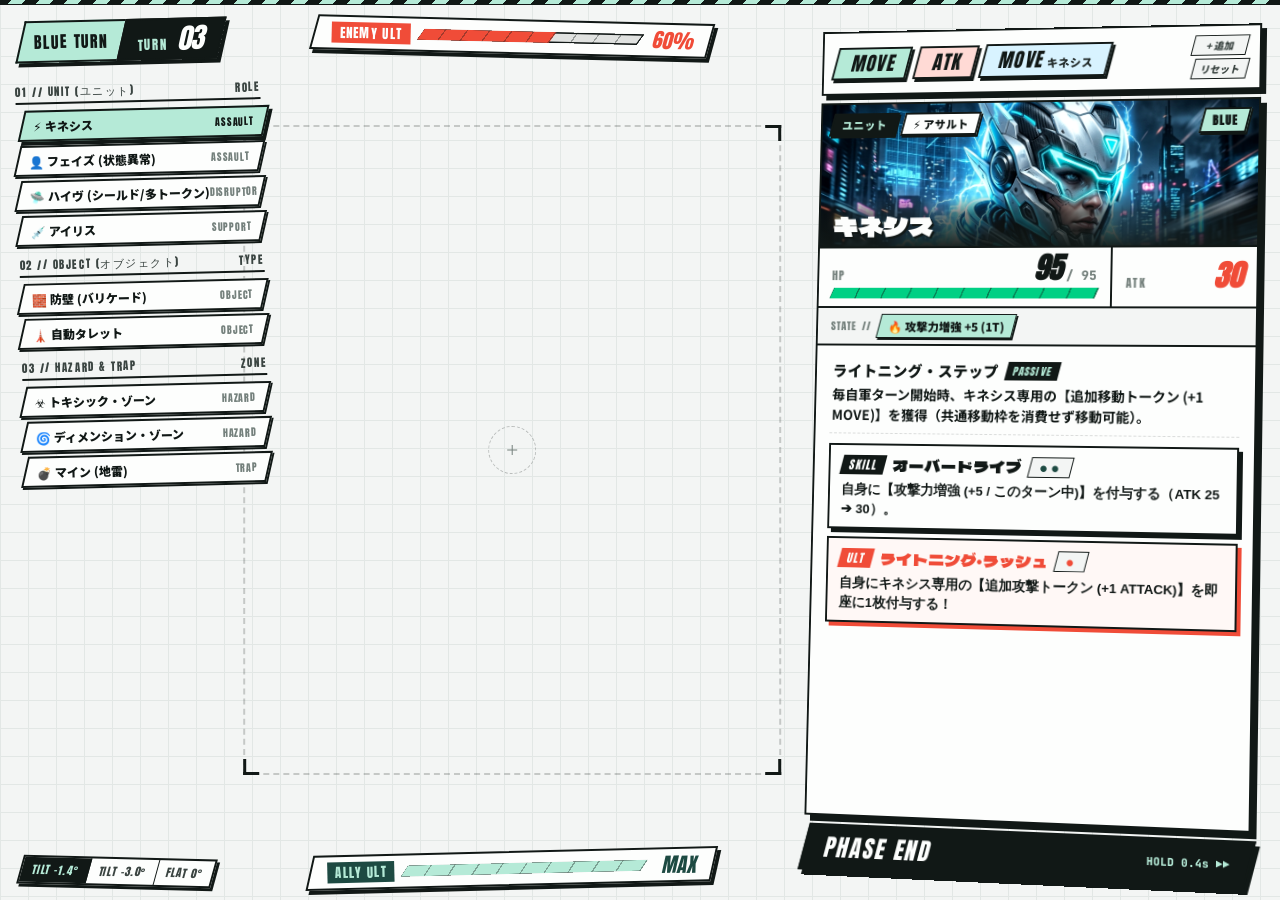
<file: archive/tactics_3d/tactics_battle_hud_demo.html>
<!doctype html>
<html lang="ja">
<head>
  <meta charset="UTF-8">
  <meta name="viewport" content="width=device-width, initial-scale=1.0">
  <title>TACTICS 3D // SLANTED BATTLE HUD</title>

  <!-- Google Fonts: Anton, Dela Gothic One, JetBrains Mono, Noto Sans JP -->
  <link rel="preconnect" href="https://fonts.googleapis.com">
  <link rel="preconnect" href="https://fonts.gstatic.com" crossorigin>
  <link href="https://fonts.googleapis.com/css2?family=Anton&family=Dela+Gothic+One&family=JetBrains+Mono:ital,wght@0,500;0,700;0,800;1,700&family=Noto+Sans+JP:wght@500;700;900&display=swap" rel="stylesheet">

  <style>
    /* ==========================================================================
       TACTICS 3D: REFINED NEO-BRUTALIST SLANTED HUD
       Inspired by matchachoco010's HTML-in-Canvas Dashboard (#/memory & r2-* system)
       ========================================================================== */
    :root {
      --font-anton: "Anton", sans-serif;
      --font-dela: "Dela Gothic One", "Noto Sans JP", sans-serif;
      --font-mono: "JetBrains Mono", monospace;
      --font-jp: "Noto Sans JP", system-ui, sans-serif;

      /* Core Palette (matchachoco010 reference) */
      --k: #b5ead7;          /* Mint Accent */
      --k2: #8fd3bb;         /* Mid Mint */
      --kd: #1d4a42;         /* Deep Teal */
      --ink: #111816;        /* Heavy Ink Black */
      --ink2: #3a4441;       /* Slate Ink */
      --ink3: #74807c;       /* Muted Steel */
      --paper: #f3f5f4;      /* Warm Paper Background */
      --paper-grid: #e2e7e5; /* Subtle Grid */
      --white: #fdfefd;      /* Crisp Card White */
      --red: #f04c38;        /* Hazard / Enemy / Ult Red */
      --cyan: #00bbf9;       /* Shield / Special Cyan */
      --amber: #f59e0b;      /* Debuff / Warning Amber */
      --purple: #9333ea;     /* Bind / Zone Purple */
      --line: rgba(17, 24, 22, 0.15);
      --line2: rgba(17, 24, 22, 0.3);

      /* Slant / Skew Angles */
      --hud-tilt: -1.4deg;
      --hud-skew: -4deg;
      --card-tilt: 0.7deg;
      --comp-skew: -14deg;
      --gauge-skew: -24deg;
    }

    * {
      box-sizing: border-box;
      margin: 0;
      padding: 0;
    }

    body {
      background-color: var(--paper);
      background-image:
        linear-gradient(var(--paper-grid) 1px, transparent 1px),
        linear-gradient(90deg, var(--paper-grid) 1px, transparent 1px);
      background-size: 28px 28px;
      color: var(--ink);
      font-family: var(--font-jp);
      height: 100vh;
      overflow: hidden;
      user-select: none;
      position: relative;
    }

    /* Top Hazard Caution Bar */
    .top-caution-stripe {
      height: 5px;
      width: 100%;
      background: repeating-linear-gradient(-45deg, var(--ink) 0 10px, var(--k) 10px 20px);
      border-bottom: 1.5px solid var(--ink);
      position: relative;
      z-index: 100;
    }

    .battle-hud-root {
      position: relative;
      width: 100%;
      height: calc(100vh - 5px);
      padding: 12px 20px;
      pointer-events: none;
    }

    .interactive-ui {
      pointer-events: auto;
    }

    /* ==========================================================================
       1. CENTRAL 3D BOARD VIEWPORT (Shifted Left at 40% for Wide Right Sheet)
       ========================================================================== */
    .center-board-viewport {
      position: absolute;
      left: 40%;
      top: 50%;
      transform: translate(-50%, -50%);
      width: min(650px, 42vw);
      height: min(650px, 76vh);
      border: 2px dashed rgba(17, 24, 22, 0.2);
      pointer-events: none;
      display: flex;
      flex-direction: column;
      justify-content: space-between;
      padding: 12px;
      z-index: 1;
    }

    .vp-corner {
      position: absolute;
      width: 16px;
      height: 16px;
      border: 3px solid var(--ink);
    }
    .vp-corner.tl { top: -2px; left: -2px; border-right: 0; border-bottom: 0; }
    .vp-corner.tr { top: -2px; right: -2px; border-left: 0; border-bottom: 0; }
    .vp-corner.bl { bottom: -2px; left: -2px; border-right: 0; border-top: 0; }
    .vp-corner.br { bottom: -2px; right: -2px; border-left: 0; border-top: 0; }

    .vp-reticle {
      position: absolute;
      left: 50%;
      top: 50%;
      transform: translate(-50%, -50%);
      width: 48px;
      height: 48px;
      border: 1px dashed rgba(17, 24, 22, 0.25);
      border-radius: 50%;
    }
    .vp-reticle::before, .vp-reticle::after {
      content: "";
      position: absolute;
      background: var(--ink3);
      left: 50%;
      top: 50%;
      transform: translate(-50%, -50%);
    }
    .vp-reticle::before { width: 10px; height: 1px; }
    .vp-reticle::after { width: 1px; height: 10px; }

    /* ==========================================================================
       2. TOP LEFT: TURN INDICATOR (Minimal & Punchy)
       ========================================================================== */
    .top-left-turn {
      position: absolute;
      left: 20px;
      top: 14px;
      display: inline-flex;
      align-items: stretch;
      transform: rotate(var(--hud-tilt)) skew(var(--comp-skew));
      box-shadow: 4px 4px 0 var(--ink);
      z-index: 30;
      transition: transform 0.25s ease;
    }
    .turn-team-tag {
      background: var(--k);
      color: var(--ink);
      border: 2px solid var(--ink);
      border-right: 0;
      padding: 4px 12px;
      font-family: var(--font-anton);
      font-size: 16px;
      letter-spacing: 0.08em;
      display: flex;
      align-items: center;
    }
    .turn-num-box {
      background: var(--ink);
      color: var(--white);
      border: 2px solid var(--ink);
      padding: 4px 16px;
      display: flex;
      align-items: baseline;
      gap: 8px;
    }
    .turn-num-box > *, .turn-team-tag > * {
      transform: skew(calc(-1 * var(--comp-skew)));
    }
    .turn-label {
      font-family: var(--font-anton);
      font-size: 13px;
      letter-spacing: 0.12em;
      color: var(--k);
    }
    .turn-val {
      font-family: var(--font-anton);
      font-style: italic;
      font-size: 28px;
      line-height: 1;
      color: var(--white);
    }

    /* ==========================================================================
       3. TOP & BOTTOM ULT GAUGES (No Core HP - Clean Team ULT Only)
       ========================================================================== */
    .team-ult-bar {
      position: absolute;
      left: 40%;
      display: flex;
      align-items: center;
      gap: 10px;
      background: var(--white);
      border: 2px solid var(--ink);
      box-shadow: 4px 4px 0 var(--ink);
      padding: 5px 16px;
      z-index: 30;
      transition: transform 0.25s ease;
    }
    .team-ult-bar.enemy {
      top: 14px;
      transform: translateX(-50%) rotate(calc(-1 * var(--hud-tilt))) skew(var(--comp-skew));
    }
    .team-ult-bar.ally {
      bottom: 14px;
      transform: translateX(-50%) rotate(var(--hud-tilt)) skew(var(--comp-skew));
    }
    .team-ult-bar > * {
      transform: skew(calc(-1 * var(--comp-skew)));
    }
    .ult-bar-tag {
      font-family: var(--font-anton);
      font-size: 13px;
      letter-spacing: 0.1em;
      padding: 1px 8px;
      color: var(--white);
      background: var(--ink);
    }
    .team-ult-bar.enemy .ult-bar-tag { background: var(--red); }
    .team-ult-bar.ally .ult-bar-tag { background: var(--kd); color: var(--k); }

    .ult-bar-pct {
      font-family: var(--font-anton);
      font-style: italic;
      font-size: 20px;
      line-height: 1;
      min-width: 42px;
      text-align: right;
    }

    /* Segmented Skewed Gauge (r2-gauge from reference) */
    .r2-gauge {
      position: relative;
      display: block;
      height: 11px;
      background: rgba(17, 24, 22, 0.12);
      transform: skew(var(--gauge-skew));
      box-shadow: inset 0 0 0 1.5px var(--ink);
      overflow: hidden;
    }
    .r2-gauge i {
      position: absolute;
      inset: 0 auto 0 0;
      background: var(--k);
      transition: width 0.3s cubic-bezier(0.16, 1, 0.3, 1);
    }
    .r2-gauge i.shield-overlay {
      background: var(--cyan);
      opacity: 0.85;
      z-index: 2;
    }
    .r2-gauge[data-tone="red"] i { background: var(--red); }
    .r2-gauge[data-tone="ink"] i { background: var(--ink); }
    .r2-gauge[data-tone="cyan"] i { background: var(--cyan); }
    .r2-gauge[data-seg]::after {
      content: "";
      position: absolute;
      inset: 0;
      background-image: repeating-linear-gradient(
        90deg,
        transparent 0 calc(10% - 1.5px),
        rgba(17, 24, 22, 0.35) calc(10% - 1.5px) 10%
      );
      z-index: 3;
      pointer-events: none;
    }

    /* ==========================================================================
       4. LEFT SIDE: DEMO ENTITY SELECTOR (Units / Objects / Hazards / Traps)
       ========================================================================== */
    .demo-selector-panel {
      position: absolute;
      left: 20px;
      top: 76px;
      width: 245px;
      display: flex;
      flex-direction: column;
      gap: 10px;
      transform: rotate(var(--hud-tilt));
      z-index: 40;
    }
    .selector-group {
      display: flex;
      flex-direction: column;
      gap: 4px;
    }
    .selector-group-label {
      font-family: var(--font-anton);
      font-size: 11px;
      letter-spacing: 0.14em;
      color: var(--ink2);
      border-bottom: 2px solid var(--ink);
      padding-bottom: 2px;
      margin-bottom: 2px;
      display: flex;
      justify-content: space-between;
    }
    .r2-chip {
      border: 2px solid var(--ink);
      background: var(--white);
      color: var(--ink);
      padding: 5px 10px;
      font-family: var(--font-jp);
      font-size: 12px;
      font-weight: 900;
      text-align: left;
      cursor: pointer;
      transform: skew(var(--comp-skew));
      box-shadow: 2px 2px 0 var(--ink);
      transition: all 0.1s ease;
      display: flex;
      align-items: center;
      justify-content: space-between;
      white-space: nowrap;
    }
    .r2-chip > * {
      transform: skew(calc(-1 * var(--comp-skew)));
    }
    .r2-chip small {
      font-family: var(--font-anton);
      font-size: 10px;
      letter-spacing: 0.08em;
      color: var(--ink3);
      font-weight: 400;
    }
    .r2-chip:hover {
      background: #e9f7f2;
      transform: skew(var(--comp-skew)) translateX(3px);
    }
    .r2-chip.active {
      background: var(--k);
      box-shadow: 4px 4px 0 var(--ink);
      transform: skew(var(--comp-skew)) translateX(5px);
    }
    .r2-chip.active small {
      color: var(--ink);
    }

    /* Tilt & Sound Quick Controls (Bottom Left) */
    .bottom-left-tools {
      position: absolute;
      left: 20px;
      bottom: 14px;
      display: flex;
      flex-direction: column;
      gap: 6px;
      transform: rotate(calc(-1 * var(--hud-tilt)));
      z-index: 30;
    }
    .tool-strip {
      display: inline-flex;
      background: var(--white);
      border: 2px solid var(--ink);
      box-shadow: 3px 3px 0 var(--ink);
      transform: skew(var(--comp-skew));
    }
    .tool-btn {
      border: 0;
      border-right: 1.5px solid var(--ink);
      background: transparent;
      padding: 4px 10px;
      font-family: var(--font-anton);
      font-size: 11px;
      letter-spacing: 0.08em;
      cursor: pointer;
      color: var(--ink2);
    }
    .tool-btn:last-child { border-right: 0; }
    .tool-btn.active {
      background: var(--ink);
      color: var(--k);
    }

    /* ==========================================================================
       5. RIGHT TACTICAL DOCK: TOKENS + CHARACTER/ENTITY SHEET + PHASE END
       ========================================================================== */
    .right-tactical-dock {
      position: absolute;
      right: 24px;
      top: 14px;
      bottom: 14px;
      width: 460px;
      display: flex;
      flex-direction: column;
      justify-content: space-between;
      gap: 8px;
      z-index: 50;

      /* ★ SLANTED 2.5D PERSPECTIVE ★ */
      transform: perspective(1150px) rotateY(-5deg) rotateX(1.5deg) rotate(var(--card-tilt));
      transform-origin: right center;
      transition: transform 0.3s cubic-bezier(0.16, 1, 0.3, 1);
    }

    /* --- 5A. DYNAMIC ACTION TOKENS TRAY (Clean, Large MOVE / ATK Tokens) --- */
    .tokens-panel {
      background: var(--white);
      border: 2.5px solid var(--ink);
      box-shadow: 5px 5px 0 var(--ink);
      padding: 9px 12px;
      display: flex;
      align-items: center;
      justify-content: space-between;
      gap: 8px;
      flex: none;
    }

    /* Flexible wrapping grid for expandable tokens */
    .tokens-wrap-grid {
      display: flex;
      flex-wrap: wrap;
      gap: 8px;
      align-items: center;
      flex: 1;
    }

    .token-pill {
      position: relative;
      display: inline-flex;
      align-items: baseline;
      gap: 6px;
      padding: 5px 14px;
      border: 2.5px solid var(--ink);
      background: var(--k);
      color: var(--ink);
      transform: skew(var(--comp-skew));
      box-shadow: 3px 3px 0 var(--ink);
      cursor: pointer;
      transition: all 0.1s ease;
    }
    .token-pill > * {
      transform: skew(calc(-1 * var(--comp-skew)));
    }
    .token-pill .tok-main {
      font-family: var(--font-anton);
      font-style: italic;
      font-size: 20px;
      line-height: 1;
      letter-spacing: 0.06em;
    }
    .token-pill .tok-sub {
      font-family: var(--font-jp);
      font-size: 11.5px;
      font-weight: 900;
      opacity: 0.9;
    }
    .token-pill.atk {
      background: #ffdad5;
    }
    .token-pill.special {
      background: #d8f3ff;
      border-color: var(--ink);
    }
    .token-pill.used {
      background: var(--paper);
      color: var(--ink3);
      border-style: dashed;
      box-shadow: none;
      opacity: 0.45;
      text-decoration: line-through;
    }
    .token-pill:hover:not(.used) {
      transform: skew(var(--comp-skew)) translate(-1px, -1px);
      box-shadow: 4px 4px 0 var(--ink);
    }

    .token-demo-btns {
      display: flex;
      flex-direction: column;
      gap: 3px;
      flex: none;
    }
    .mini-act-btn {
      font-family: var(--font-jp);
      font-size: 10px;
      font-weight: 900;
      padding: 2px 7px;
      background: var(--paper);
      color: var(--ink2);
      border: 1.5px solid var(--ink);
      cursor: pointer;
      transform: skew(var(--comp-skew));
    }
    .mini-act-btn:hover { background: var(--k); color: var(--ink); }

    /* --- 5B. MAIN CHARACTER / ENTITY SHEET --- */
    .entity-sheet-card {
      background: var(--white);
      border: 2.5px solid var(--ink);
      box-shadow: 6px 6px 0 var(--ink);
      display: flex;
      flex-direction: column;
      flex: 1;
      min-height: 0;
      overflow: hidden;
      position: relative;
    }
    /* Theme border accents based on Entity Category */
    .entity-sheet-card[data-category="OBJECT"] {
      box-shadow: 6px 6px 0 var(--kd);
    }
    .entity-sheet-card[data-category="HAZARD"],
    .entity-sheet-card[data-category="TRAP"] {
      box-shadow: 6px 6px 0 var(--red);
    }

    /* Top Portrait & Identity Header */
    .sheet-hero-header {
      position: relative;
      height: 150px;
      background: #0d1312;
      border-bottom: 2.5px solid var(--ink);
      overflow: hidden;
      flex: none;
    }
    .sheet-portrait-img {
      width: 100%;
      height: 100%;
      object-fit: cover;
      object-position: center 18%;
      filter: contrast(1.06);
      transition: transform 0.25s ease;
    }
    .sheet-hero-header:hover .sheet-portrait-img {
      transform: scale(1.03);
    }

    /* Top-left floating tags on portrait (Class & Role) */
    .sheet-tags-bar {
      position: absolute;
      top: 8px;
      left: 10px;
      right: 10px;
      display: flex;
      align-items: center;
      justify-content: space-between;
      pointer-events: none;
      z-index: 2;
    }
    .tag-group-left {
      display: flex;
      gap: 6px;
      align-items: center;
    }
    .r2-tag {
      display: inline-flex;
      align-items: center;
      gap: 4px;
      padding: 2px 9px;
      font-size: 11.5px;
      font-weight: 900;
      border: 2px solid var(--ink);
      transform: skew(var(--comp-skew));
      box-shadow: 2px 2px 0 var(--ink);
    }
    .r2-tag > * {
      transform: skew(calc(-1 * var(--comp-skew)));
    }
    /* Class tag colors */
    .r2-tag.class-unit { background: var(--ink); color: var(--k); }
    .r2-tag.class-object { background: var(--kd); color: var(--white); }
    .r2-tag.class-hazard { background: var(--purple); color: var(--white); }
    .r2-tag.class-trap { background: var(--red); color: var(--white); }

    /* Role tag colors */
    .r2-tag.role-badge {
      background: var(--white);
      color: var(--ink);
    }
    .r2-tag.team-badge {
      font-family: var(--font-anton);
      letter-spacing: 0.08em;
      font-size: 12px;
      background: var(--k);
      color: var(--ink);
    }
    .r2-tag.team-badge.red {
      background: var(--red);
      color: var(--white);
    }

    /* Bottom-left Name Overlay on Portrait */
    .sheet-name-overlay {
      position: absolute;
      inset: auto 0 0 0;
      padding: 18px 14px 8px;
      background: linear-gradient(0deg, rgba(17, 24, 22, 0.94) 0%, rgba(17, 24, 22, 0.55) 65%, transparent 100%);
      display: flex;
      align-items: flex-end;
      justify-content: space-between;
      z-index: 2;
    }
    .sheet-unit-name {
      font-family: var(--font-dela);
      font-size: 26px;
      line-height: 1;
      color: var(--white);
      text-shadow: 2px 2px 0 var(--ink);
      letter-spacing: 0.02em;
    }

    /* --- 5C. STATS STRIP: HP (+SHIELD) / ATK (.r2-stats style) --- */
    .sheet-stats-strip {
      display: grid;
      grid-template-columns: 1.75fr 0.85fr;
      border-bottom: 2px solid var(--ink);
      background: var(--white);
      flex: none;
    }
    .stat-cell {
      padding: 7px 14px 8px;
      border-left: 2px solid var(--ink);
      display: flex;
      flex-direction: column;
      justify-content: center;
      gap: 4px;
    }
    .stat-cell:first-child {
      border-left: 0;
    }
    .stat-cell.shield-active {
      background: #f0faff;
    }
    .stat-head {
      display: flex;
      align-items: baseline;
      justify-content: space-between;
    }
    .stat-label {
      font-family: var(--font-anton);
      font-size: 12px;
      letter-spacing: 0.12em;
      color: var(--ink3);
      display: inline-flex;
      align-items: center;
      gap: 6px;
    }
    .r2-num {
      display: inline-flex;
      align-items: baseline;
      gap: 4px;
      font-style: italic;
    }
    .r2-num b {
      font-family: var(--font-anton);
      font-size: 30px;
      line-height: 0.95;
      color: var(--ink);
    }
    .r2-num small {
      font-family: var(--font-mono);
      font-style: normal;
      font-size: 13px;
      font-weight: 800;
      color: var(--ink3);
    }
    .r2-num.cyan b { color: #0096c7; }
    .r2-num.buffed b { color: var(--red); }

    /* Stacked Shield Bar above HP Bar */
    .hp-shield-bars-stack {
      display: flex;
      flex-direction: column;
      gap: 3px;
    }
    .r2-gauge.shield-top-bar {
      height: 8px;
      background: rgba(0, 180, 216, 0.16);
    }
    .r2-gauge.shield-top-bar i {
      background: var(--cyan);
    }

    /* Main HP Gauge Colors (High Contrast: Clear distinction when depleted) */
    .r2-gauge.hp-gauge-main {
      background: #24312d; /* 削れた部分: 明確なダークスレートインク */
    }
    .r2-gauge.hp-gauge-main i {
      background: #00d084; /* 残りHP: 鮮やかでコントラストの高いエメラルドグリーン */
    }
    .r2-gauge.hp-gauge-main[data-seg]::after {
      background-image: repeating-linear-gradient(
        90deg,
        transparent 0 calc(10% - 1.5px),
        rgba(17, 24, 22, 0.45) calc(10% - 1.5px) 10%
      );
    }

    /* --- 5D. STATUS EFFECTS / ABNORMAL STATES BAR (異常状態・バフ・足元) --- */
    .sheet-status-bar {
      padding: 6px 14px;
      border-bottom: 2px solid var(--ink);
      background: var(--paper);
      display: flex;
      align-items: center;
      gap: 6px;
      flex-wrap: wrap;
      flex: none;
    }
    .status-bar-label {
      font-family: var(--font-anton);
      font-size: 11px;
      letter-spacing: 0.1em;
      color: var(--ink3);
      margin-right: 2px;
    }
    .status-badge {
      display: inline-flex;
      align-items: center;
      gap: 4px;
      padding: 3px 9px;
      font-size: 12px;
      font-weight: 900;
      border: 1.5px solid var(--ink);
      transform: skew(var(--comp-skew));
      box-shadow: 2px 2px 0 var(--ink);
    }
    .status-badge > * {
      transform: skew(calc(-1 * var(--comp-skew)));
    }
    .status-badge.buff {
      background: var(--k);
      color: var(--ink);
    }
    .status-badge.shield {
      background: #caf0f8;
      color: var(--ink);
    }
    .status-badge.debuff {
      background: var(--red);
      color: var(--white);
    }
    .status-badge.hazard-foot {
      background: #fef08a;
      color: var(--ink);
      border-style: solid;
    }
    .status-none {
      font-size: 12px;
      font-weight: 700;
      color: var(--ink3);
    }

    /* --- 5E. SHEET BODY: PASSIVE (FLAT TEXT) + SKILLS / ENTITY DETAILS --- */
    .sheet-body-content {
      padding: 12px 15px;
      display: flex;
      flex-direction: column;
      gap: 10px;
      flex: 1;
      min-height: 0;
      overflow-y: auto;
    }

    /* Passive / Object / Hazard Description (Unboxed flat layout under STATE) */
    .passive-block {
      padding: 2px 2px 8px;
      border-bottom: 1.5px dashed var(--line);
      display: flex;
      flex-direction: column;
      gap: 4px;
    }
    .entity-sheet-card[data-category="HAZARD"] .passive-block,
    .entity-sheet-card[data-category="TRAP"] .passive-block {
      border-bottom: 0;
      padding-top: 4px;
    }
    .passive-header {
      display: flex;
      align-items: center;
      gap: 8px;
    }
    .passive-title {
      font-size: 15.5px;
      font-weight: 900;
      color: var(--ink);
      display: flex;
      align-items: center;
      gap: 5px;
    }
    .passive-tag {
      font-family: var(--font-anton);
      font-size: 11px;
      letter-spacing: 0.1em;
      background: var(--ink);
      color: var(--k);
      padding: 1px 7px;
      transform: skew(var(--comp-skew));
    }
    .passive-desc {
      font-size: 14px;
      color: var(--ink);
      line-height: 1.5;
      font-weight: 700;
    }

    /* Skill & Ultimate Command Buttons */
    .commands-stack {
      display: flex;
      flex-direction: column;
      gap: 8px;
      flex: 1;
      justify-content: flex-start;
    }

    .cmd-card-btn {
      position: relative;
      width: 100%;
      border: 2px solid var(--ink);
      background: var(--white);
      box-shadow: 4px 4px 0 var(--ink);
      padding: 8px 12px;
      display: flex;
      flex-direction: column;
      gap: 4px;
      text-align: left;
      cursor: pointer;
      transition: all 0.1s ease;
    }
    .cmd-card-btn:hover {
      transform: translate(-1px, -1px);
      box-shadow: 5px 5px 0 var(--ink);
      background: #f6fcf9;
    }
    .cmd-card-btn:active {
      transform: translate(2px, 2px);
      box-shadow: 1px 1px 0 var(--ink);
    }
    .cmd-card-btn.ult-btn {
      background: #fff8f6;
      box-shadow: 4px 4px 0 var(--red);
    }
    .cmd-card-btn.ult-btn:hover {
      background: #ffece8;
      box-shadow: 5px 5px 0 var(--red);
    }

    .cmd-top-row {
      display: flex;
      align-items: center;
      justify-content: space-between;
      gap: 8px;
    }
    .cmd-title-group {
      display: flex;
      align-items: center;
      gap: 8px;
    }
    .cmd-type-badge {
      font-family: var(--font-anton);
      font-size: 12px;
      letter-spacing: 0.08em;
      padding: 1px 8px;
      background: var(--ink);
      color: var(--white);
      transform: skew(var(--comp-skew));
    }
    .cmd-type-badge.ult {
      background: var(--red);
      color: var(--white);
    }
    .cmd-name {
      font-family: var(--font-dela);
      font-size: 16.5px;
      color: var(--ink);
    }
    .cmd-card-btn.ult-btn .cmd-name {
      color: var(--red);
    }

    /* Stock Dots (Circle Icons Only) */
    .cmd-stock-box {
      display: inline-flex;
      align-items: center;
      justify-content: center;
      background: var(--paper);
      border: 1.5px solid var(--ink);
      padding: 2px 9px;
      transform: skew(var(--comp-skew));
    }
    .cmd-stock-box > * {
      transform: skew(calc(-1 * var(--comp-skew)));
    }
    .stock-dots {
      font-size: 15px;
      line-height: 1;
      color: var(--kd);
      letter-spacing: 3px;
    }
    .stock-dots.ult-dots {
      color: var(--red);
    }
    .cmd-desc {
      font-size: 13.5px;
      color: var(--ink);
      line-height: 1.48;
      font-weight: 700;
    }

    /* Reference .r2-kv Key-Value Table for Objects / Hazards / Traps */
    .r2-kv {
      display: grid;
      gap: 0;
      font-size: 12px;
      border-top: 2px solid var(--ink);
      margin-top: 2px;
    }
    .r2-kv > div {
      display: grid;
      grid-template-columns: 7.5em 1fr;
      gap: 10px;
      padding: 6px 4px;
      border-bottom: 1px solid var(--line2);
      align-items: center;
    }
    .r2-kv dt {
      font-family: var(--font-anton);
      font-size: 11px;
      letter-spacing: 0.1em;
      color: var(--ink3);
    }
    .r2-kv dd {
      font-weight: 800;
      color: var(--ink);
    }

    /* --- 5F. PHASE END BUTTON --- */
    .btn-phase-end-slanted {
      position: relative;
      width: 100%;
      flex: none;
      background: var(--ink);
      color: var(--white);
      border: 2.5px solid var(--ink);
      box-shadow: 5px 5px 0 var(--ink);
      padding: 10px 18px;
      display: flex;
      align-items: center;
      justify-content: space-between;
      cursor: pointer;
      overflow: hidden;
      transform: skew(var(--comp-skew));
      transition: all 0.1s ease;
    }
    .btn-phase-end-slanted > * {
      transform: skew(calc(-1 * var(--comp-skew)));
    }
    .btn-phase-end-slanted:hover {
      background: #1c2724;
      box-shadow: 6px 6px 0 var(--k);
    }
    .pe-fill-layer {
      position: absolute;
      inset: 0;
      background: var(--red);
      transform: scaleX(0);
      transform-origin: left;
      z-index: 1;
    }
    .pe-content-wrap {
      position: relative;
      z-index: 2;
      display: flex;
      align-items: center;
      justify-content: space-between;
      width: 100%;
    }
    .pe-title {
      font-family: var(--font-anton);
      font-style: italic;
      font-size: 24px;
      line-height: 1;
      letter-spacing: 0.08em;
      color: var(--white);
    }
    .pe-sub {
      font-family: var(--font-mono);
      font-size: 11px;
      font-weight: 800;
      color: var(--k);
    }

    /* ==========================================================================
       6. FULL-SCREEN SLANTED ULTIMATE CUT-IN OVERLAY (.r2-cutin)
       ========================================================================== */
    .r2-cutin-overlay {
      position: fixed;
      inset: 0;
      background: rgba(17, 24, 22, 0.78);
      backdrop-filter: blur(4px);
      z-index: 999;
      display: flex;
      align-items: center;
      justify-content: center;
      opacity: 0;
      pointer-events: none;
      transition: opacity 0.18s ease;
    }
    .r2-cutin-overlay.active {
      opacity: 1;
      pointer-events: auto;
    }
    .r2-cutin-bar {
      width: 120%;
      background: var(--white);
      border-top: 5px solid var(--ink);
      border-bottom: 5px solid var(--ink);
      box-shadow: 0 16px 0 var(--red);
      padding: 18px 80px;
      transform: rotate(-3deg) scaleY(0);
      transition: transform 0.25s cubic-bezier(0.16, 1, 0.3, 1);
      display: flex;
      align-items: center;
      justify-content: center;
      gap: 28px;
      position: relative;
      overflow: hidden;
    }
    .r2-cutin-overlay.active .r2-cutin-bar {
      transform: rotate(-3deg) scaleY(1);
    }
    .r2-cutin-role {
      font-family: var(--font-anton);
      font-size: 84px;
      line-height: 1;
      color: transparent;
      -webkit-text-stroke: 2px var(--ink);
    }
    .r2-cutin-en {
      font-family: var(--font-anton);
      font-style: italic;
      font-size: 76px;
      line-height: 1;
      color: var(--ink);
    }
    .r2-cutin-ja {
      font-family: var(--font-dela);
      font-size: 32px;
      color: var(--white);
      background: var(--ink);
      padding: 6px 18px;
      box-shadow: 6px 6px 0 var(--red);
      transform: skew(-12deg);
    }
  </style>
</head>
<body>

  <div class="top-caution-stripe"></div>

  <!-- 1. CENTRAL 3D BOARD VIEWPORT (Shifted Left) -->
  <div class="center-board-viewport">
    <div class="vp-corner tl"></div>
    <div class="vp-corner tr"></div>
    <div class="vp-corner bl"></div>
    <div class="vp-corner br"></div>
    <div class="vp-reticle"></div>
  </div>

  <!-- 2. BATTLE HUD OVERLAY -->
  <div class="battle-hud-root">

    <!-- Top-Left: Turn Badge -->
    <div class="top-left-turn interactive-ui">
      <div class="turn-team-tag" id="hud-team-tag"><span>BLUE TURN</span></div>
      <div class="turn-num-box">
        <span class="turn-label">TURN</span>
        <span class="turn-val" id="hud-turn-num">03</span>
      </div>
    </div>

    <!-- Top-Center: Enemy ULT Bar (No Core HP) -->
    <div class="team-ult-bar enemy interactive-ui">
      <span class="ult-bar-tag">ENEMY ULT</span>
      <div class="r2-gauge" data-tone="red" data-seg style="width: 220px;">
        <i id="enemy-ult-fill" style="width: 60%;"></i>
      </div>
      <span class="ult-bar-pct" style="color:var(--red);" id="enemy-ult-pct">60%</span>
    </div>

    <!-- Bottom-Center: Ally ULT Bar (No Core HP) -->
    <div class="team-ult-bar ally interactive-ui">
      <span class="ult-bar-tag">ALLY ULT</span>
      <div class="r2-gauge" data-seg style="width: 240px;">
        <i id="ally-ult-fill" style="width: 100%;"></i>
      </div>
      <span class="ult-bar-pct" style="color:var(--kd);" id="ally-ult-pct">MAX</span>
    </div>

    <!-- Left: Entity Type Selector (For Demo Verification of Unit / Object / Hazard / Trap) -->
    <aside class="demo-selector-panel interactive-ui">
      <div class="selector-group">
        <div class="selector-group-label"><span>01 // UNIT (ユニット)</span><span>ROLE</span></div>
        <button class="r2-chip active" data-key="kinesis" onclick="selectEntity('kinesis')">
          <span>⚡ キネシス</span><small>ASSAULT</small>
        </button>
        <button class="r2-chip" data-key="phase" onclick="selectEntity('phase')">
          <span>👤 フェイズ (状態異常)</span><small>ASSAULT</small>
        </button>
        <button class="r2-chip" data-key="hive" onclick="selectEntity('hive')">
          <span>🛸 ハイヴ (シールド/多トークン)</span><small>DISRUPTOR</small>
        </button>
        <button class="r2-chip" data-key="iris" onclick="selectEntity('iris')">
          <span>💉 アイリス</span><small>SUPPORT</small>
        </button>
      </div>

      <div class="selector-group">
        <div class="selector-group-label"><span>02 // OBJECT (オブジェクト)</span><span>TYPE</span></div>
        <button class="r2-chip" data-key="barricade" onclick="selectEntity('barricade')">
          <span>🧱 防壁 (バリケード)</span><small>OBJECT</small>
        </button>
        <button class="r2-chip" data-key="turret" onclick="selectEntity('turret')">
          <span>🗼 自動タレット</span><small>OBJECT</small>
        </button>
      </div>

      <div class="selector-group">
        <div class="selector-group-label"><span>03 // HAZARD & TRAP</span><span>ZONE</span></div>
        <button class="r2-chip" data-key="toxic_zone" onclick="selectEntity('toxic_zone')">
          <span>☣️ トキシック・ゾーン</span><small>HAZARD</small>
        </button>
        <button class="r2-chip" data-key="dim_zone" onclick="selectEntity('dim_zone')">
          <span>🌀 ディメンション・ゾーン</span><small>HAZARD</small>
        </button>
        <button class="r2-chip" data-key="mine_trap" onclick="selectEntity('mine_trap')">
          <span>💣 マイン (地雷)</span><small>TRAP</small>
        </button>
      </div>
    </aside>

    <!-- Bottom-Left: Tilt Switcher -->
    <div class="bottom-left-tools interactive-ui">
      <div class="tool-strip">
        <button class="tool-btn active" id="tilt-slight" onclick="setTilt('slight')">TILT -1.4°</button>
        <button class="tool-btn" id="tilt-dynamic" onclick="setTilt('dynamic')">TILT -3.0°</button>
        <button class="tool-btn" id="tilt-flat" onclick="setTilt('flat')">FLAT 0°</button>
      </div>
    </div>

    <!-- ======================================================================
         RIGHT TACTICAL DOCK (Tokens + Character/Entity Sheet + Phase End)
         ====================================================================== -->
    <aside class="right-tactical-dock interactive-ui">

      <!-- 1. ACTION TOKENS PANEL (Clean MOVE / ATK Pills, No Header Clutter) -->
      <section class="tokens-panel">
        <div class="tokens-wrap-grid" id="tokens-grid">
          <!-- Populated dynamically -->
        </div>
        <div class="token-demo-btns">
          <button class="mini-act-btn" onclick="addExtraToken()" title="スキルやパッシブでトークンが増えた状態をテスト"><span>+ 追加</span></button>
          <button class="mini-act-btn" onclick="resetTokens()"><span>リセット</span></button>
        </div>
      </section>

      <!-- 2. CHARACTER / ENTITY SHEET CARD -->
      <article class="entity-sheet-card" id="entity-sheet" data-category="UNIT">

        <!-- Portrait + Tags + Name -->
        <div class="sheet-hero-header">
          <img id="sheet-img" class="sheet-portrait-img" src="assets/kinesis.jpg" alt="Portrait">

          <!-- Top Tags: Class, Role, Team -->
          <div class="sheet-tags-bar">
            <div class="tag-group-left">
              <span class="r2-tag class-unit" id="sheet-class-tag"><span>ユニット</span></span>
              <span class="r2-tag role-badge" id="sheet-role-tag"><span>⚡ アサルト</span></span>
            </div>
            <span class="r2-tag team-badge" id="sheet-team-tag"><span>BLUE</span></span>
          </div>

          <!-- Bottom Name -->
          <div class="sheet-name-overlay">
            <h1 class="sheet-unit-name" id="sheet-name">キネシス</h1>
          </div>
        </div>

        <!-- Core Stats Row: HP (+SHIELD naturally added) / ATK (naturally added) -->
        <div class="sheet-stats-strip" id="sheet-stats-strip">
          <!-- Cell 1: HP & Shield Unified -->
          <div class="stat-cell" id="cell-hp">
            <div class="stat-head">
              <span class="stat-label" id="label-stat-1">HP</span>
              <span class="r2-num" id="num-hp">
                <b id="val-hp">95</b><small id="val-maxhp">/ 95</small>
              </span>
            </div>
            <div class="hp-shield-bars-stack" id="hp-gauge-box">
              <!-- Extra Shield Bar above HP Bar when shield > 0 -->
              <div class="r2-gauge shield-top-bar" data-seg id="shield-bar-wrap" style="display:none;">
                <i id="bar-shield" style="width: 0%;"></i>
              </div>
              <!-- Main HP Bar -->
              <div class="r2-gauge hp-gauge-main" data-seg>
                <i id="bar-hp" style="width: 100%;"></i>
              </div>
            </div>
          </div>

          <!-- Cell 2: ATK -->
          <div class="stat-cell" id="cell-atk">
            <div class="stat-head">
              <span class="stat-label" id="label-stat-3">ATK</span>
              <span class="r2-num" id="num-atk"><b id="val-atk">30</b></span>
            </div>
          </div>
        </div>

        <!-- Status Effects / Abnormal States Bar (Shown for UNIT, hidden for OBJECT/HAZARD/TRAP) -->
        <div class="sheet-status-bar" id="sheet-status-bar">
          <span class="status-bar-label">STATE //</span>
          <div id="status-badges-container" style="display:flex; gap:5px; flex-wrap:wrap; align-items:center;">
            <!-- Populated dynamically -->
          </div>
        </div>

        <!-- Sheet Body: Passive + Skills (or Entity Desc for Object/Hazard/Trap) -->
        <div class="sheet-body-content">

          <!-- Passive / Effect Block -->
          <div class="passive-block" id="passive-block">
            <div class="passive-header">
              <span class="passive-title" id="passive-name">⚡ ライトニング・ステップ</span>
              <span class="passive-tag" id="passive-tag-label">PASSIVE</span>
            </div>
            <p class="passive-desc" id="passive-desc">
              毎自軍ターン開始時、キネシス専用の【追加移動トークン (+1 MOVE)】を獲得。
            </p>
          </div>

          <!-- Dynamic Action Area (Skills & Ult for Units, Self-destruct for Barricade) -->
          <div class="commands-stack" id="commands-stack">
            <!-- Populated dynamically -->
          </div>

        </div>

      </article>

      <!-- 3. PHASE END BUTTON -->
      <button class="btn-phase-end-slanted" id="btn-end-turn" onmousedown="startHoldEndTurn()" onmouseup="cancelHoldEndTurn()" onmouseleave="cancelHoldEndTurn()">
        <div class="pe-fill-layer" id="pe-fill-layer"></div>
        <div class="pe-content-wrap">
          <span class="pe-title">PHASE END</span>
          <span class="pe-sub" id="pe-sub-text">HOLD 0.4s ▶▶</span>
        </div>
      </button>

    </aside>

  </div>

  <!-- Full-Screen Slanted Cut-in Overlay -->
  <div class="r2-cutin-overlay" id="cutin-overlay" onclick="closeCutin()">
    <div class="r2-cutin-bar">
      <span class="r2-cutin-role" id="cutin-role">ULT</span>
      <span class="r2-cutin-en" id="cutin-en">LIGHTNING RUSH</span>
      <span class="r2-cutin-ja" id="cutin-ja">ライトニング・ラッシュ</span>
    </div>
  </div>

  <script>
    /* ==========================================================================
       ENTITY DATA DEFINITIONS (Units, Objects, Hazards, Traps)
       Matches tactics_3d/js/config.js rules & specifications
       ========================================================================== */
    const ENTITIES = {
      // 1. UNITS
      kinesis: {
        category: 'UNIT',
        classLabel: 'ユニット',
        classCss: 'class-unit',
        roleLabel: '⚡ アサルト',
        team: 'BLUE',
        name: 'キネシス',
        img: 'assets/kinesis.jpg',
        hp: 95, maxHp: 95,
        shield: 0, shieldTurns: 0,
        baseAtk: 25, atk: 30,
        statuses: [
          { label: '🔥 攻撃力増強 +5 (1T)', type: 'buff' }
        ],
        tokens: [
          { main: 'MOVE', sub: '', type: 'move', used: false },
          { main: 'ATK', sub: '', type: 'atk', used: false },
          { main: 'MOVE', sub: 'キネシス', type: 'special', used: false }
        ],
        passive: {
          tag: 'PASSIVE',
          name: 'ライトニング・ステップ',
          desc: '毎自軍ターン開始時、キネシス専用の【追加移動トークン (+1 MOVE)】を獲得（共通移動枠を消費せず移動可能）。'
        },
        skill: {
          name: 'オーバードライブ',
          stock: 2, maxStock: 2,
          desc: '自身に【攻撃力増強 (+5 / このターン中)】を付与する（ATK 25 ➔ 30）。'
        },
        ult: {
          name: 'ライトニング・ラッシュ',
          en: 'LIGHTNING RUSH',
          stock: 1, maxStock: 1,
          desc: '自身にキネシス専用の【追加攻撃トークン (+1 ATTACK)】を即座に1枚付与する！'
        }
      },

      phase: {
        category: 'UNIT',
        classLabel: 'ユニット',
        classCss: 'class-unit',
        roleLabel: '👤 アサルト',
        team: 'BLUE',
        name: 'フェイズ',
        img: 'assets/phase.jpg',
        hp: 52, maxHp: 80,
        shield: 0, shieldTurns: 0,
        baseAtk: 30, atk: 30,
        statuses: [
          { label: '🎯 弱体化: 被ダメ1.5倍 (1T)', type: 'debuff' },
          { label: '⛓️ 行動阻害: 移動不可 (1T)', type: 'debuff' },
          { label: '⚠️ 足元: ディメンション・ゾーン', type: 'hazard-foot' }
        ],
        tokens: [
          { main: 'MOVE', sub: '', type: 'move', used: true },
          { main: 'ATK', sub: '', type: 'atk', used: false }
        ],
        passive: {
          tag: 'PASSIVE',
          name: 'シャドウ・オリジン',
          desc: 'バトル開始時、初期配置マスに「ディメンション・ゾーン（侵入した敵に弱体化付与）」を自動展開。'
        },
        skill: {
          name: 'テレポート',
          stock: 1, maxStock: 2,
          desc: '自軍ディメンション・ゾーン（空きマス）へ即座にテレポート移動する（移動トークン消費なし）。'
        },
        ult: {
          name: 'シャドウ・ドレイン',
          en: 'SHADOW DRAIN',
          stock: 0, maxStock: 1,
          desc: 'この自軍ターン中に自身が敵に与えた合計ダメージ分、自身のHPを即座に回復（吸収）する！'
        }
      },

      hive: {
        category: 'UNIT',
        classLabel: 'ユニット',
        classCss: 'class-unit',
        roleLabel: '🛸 ディスラプター',
        team: 'BLUE',
        name: 'ハイヴ',
        img: 'assets/hive.jpg',
        hp: 90, maxHp: 90,
        shield: 30, shieldTurns: 2,
        baseAtk: 15, atk: 25,
        statuses: [
          { label: '🛡️ シールド +30 (2T)', type: 'shield' },
          { label: '🔥 攻撃力増強 +10 (2T)', type: 'buff' }
        ],
        tokens: [
          { main: 'MOVE', sub: '', type: 'move', used: false },
          { main: 'ATK', sub: '', type: 'atk', used: false },
          { main: 'ATK', sub: 'ビット#1', type: 'special', used: false },
          { main: 'ATK', sub: 'ビット#2', type: 'special', used: false },
          { main: 'ATK', sub: 'ビット#3', type: 'special', used: true }
        ],
        passive: {
          tag: 'PASSIVE',
          name: 'ニューロ・カウンター',
          desc: '自身が召喚したビットを破壊した敵ユニットに【弱体化 (2T)】および【スキル阻害 (2T)】を付与する。'
        },
        skill: {
          name: 'ビット・デプロイ',
          stock: 2, maxStock: 3,
          desc: '自軍アサルトの周囲8マスの空きマスに自律戦闘子機「ビット（HP 20 / ATK 5）」を1体召喚する。'
        },
        ult: {
          name: 'スウォーム・オーバードライブ',
          en: 'SWARM OVERDRIVE',
          stock: 1, maxStock: 1,
          desc: '召喚したすべてのビットに【シールド増強 (+30 / 2T)】および【攻撃力増強 (+10 / 2T)】を一斉付与！'
        }
      },

      iris: {
        category: 'UNIT',
        classLabel: 'ユニット',
        classCss: 'class-unit',
        roleLabel: '💉 サポート',
        team: 'BLUE',
        name: 'アイリス',
        img: 'assets/iris.jpg',
        hp: 90, maxHp: 90,
        shield: 15, shieldTurns: 2,
        baseAtk: 14, atk: 14,
        statuses: [
          { label: '🛡️ シールド +15 (2T)', type: 'shield' }
        ],
        tokens: [
          { main: 'MOVE', sub: '', type: 'move', used: false },
          { main: 'ATK', sub: '', type: 'atk', used: false }
        ],
        passive: {
          tag: 'PASSIVE',
          name: 'ナノ・エンハンスメント',
          desc: '毎自軍ターン終了時、前方一直線にいる最も近い負傷した味方ユニット1体のHPを 5 自動回復。'
        },
        skill: {
          name: 'ライフ・リペア',
          stock: 2, maxStock: 2,
          desc: '半径3マス以内の味方ユニット1体を指定し、HPを 30 大回復する。'
        },
        ult: {
          name: 'オーバーチャージ・オーラ',
          en: 'OVERCHARGE AURA',
          stock: 1, maxStock: 1,
          desc: '自軍の全ユニットおよび防衛コアに【シールド増強 (+15 / 2T)】を一斉付与！'
        }
      },

      // 2. OBJECTS
      barricade: {
        category: 'OBJECT',
        classLabel: 'オブジェクト',
        classCss: 'class-object',
        roleLabel: '🧱 遮蔽防壁',
        team: 'BLUE',
        name: '防壁 (バリケード)',
        img: 'assets/barricade.jpg',
        hp: 30, maxHp: 30,
        shield: 0, shieldTurns: 0,
        baseAtk: 0, atk: 0,
        tokens: [
          { main: 'MOVE', sub: '', type: 'move', used: false },
          { main: 'ATK', sub: '', type: 'atk', used: false }
        ],
        passive: {
          tag: 'PASSIVE',
          name: '戦術遮蔽オブジェクト',
          desc: 'ベクターが設置した防護壁。敵味方ともに通行不能。隣接するベクターの攻撃力を +10 増強する。'
        },
        objectAction: {
          badge: 'ACTION',
          name: '防壁を撤去（自壊）',
          desc: '行動トークンを消費せずにこの防壁を即座に撤去し、味方の進路や射線を空けます。'
        }
      },

      turret: {
        category: 'OBJECT',
        classLabel: 'オブジェクト',
        classCss: 'class-object',
        roleLabel: '🗼 自動迎撃砲',
        team: 'BLUE',
        name: '自動タレット',
        img: 'assets/vulcan.jpg',
        hp: 20, maxHp: 20,
        shield: 0, shieldTurns: 0,
        baseAtk: 10, atk: 10,
        tokens: [
          { main: 'MOVE', sub: '', type: 'move', used: false },
          { main: 'ATK', sub: '', type: 'atk', used: false }
        ],
        passive: {
          tag: 'PASSIVE',
          name: 'セントリー自動射撃',
          desc: '毎自軍ターン終了時、周囲8マス以内のすべての敵ユニットへ 10 ダメージを自動射撃する。破壊されるとヴァルカンのスキルストックが 1 回復する。'
        }
      },

      // 3. HAZARDS & TRAPS
      toxic_zone: {
        category: 'HAZARD',
        classLabel: 'ハザード',
        classCss: 'class-hazard',
        roleLabel: '☣️ 汚染領域',
        team: 'RED',
        name: 'トキシック・ゾーン',
        img: 'assets/toxin.jpg',
        tokens: [
          { main: 'MOVE', sub: '', type: 'move', used: false },
          { main: 'ATK', sub: '', type: 'atk', used: false }
        ],
        passive: {
          tag: 'HAZARD',
          name: '神経毒素フィールド',
          desc: 'このマスに侵入、またはターン終了時に滞在している敵ユニットに 10 ダメージを与える（トキシン自身は無効）。ゾーン内の敵に対するトキシンの通常攻撃ダメージが +10 増加する。'
        }
      },

      dim_zone: {
        category: 'HAZARD',
        classLabel: 'ハザード',
        classCss: 'class-hazard',
        roleLabel: '🌀 異次元領域',
        team: 'BLUE',
        name: 'ディメンション・ゾーン',
        img: 'assets/phase.jpg',
        tokens: [
          { main: 'MOVE', sub: '', type: 'move', used: false },
          { main: 'ATK', sub: '', type: 'atk', used: false }
        ],
        passive: {
          tag: 'HAZARD',
          name: 'シャドウ・アンカー',
          desc: '侵入した敵ユニットに【弱体化（被ダメージ1.5倍 / 1T）】を付与する。フェイズはスキル『テレポート』でこのマスへ距離無制限に帰還できる。'
        }
      },

      mine_trap: {
        category: 'TRAP',
        classLabel: 'トラップ',
        classCss: 'class-trap',
        roleLabel: '💣 ステルス地雷',
        team: 'BLUE',
        name: 'マイン (地雷)',
        img: 'assets/nitro.jpg',
        tokens: [
          { main: 'MOVE', sub: '', type: 'move', used: false },
          { main: 'ATK', sub: '', type: 'atk', used: false }
        ],
        passive: {
          tag: 'TRAP',
          name: '指向性クレイモア起爆',
          desc: '敵プレイヤーからは視認できない隠密トラップ。敵ユニットがこのマスに進入した瞬間に自動起爆し、20 ダメージを与えて消滅する。'
        }
      }
    };

    let currentKey = 'kinesis';
    let currentTokens = [];
    let holdTimer = null;
    let holdStart = 0;

    // Web Audio Synth for crisp tactile UI feedback
    const AudioCtx = window.AudioContext || window.webkitAudioContext;
    let audioCtx = null;
    function beep(freq = 900, type = 'sine', dur = 0.06) {
      try {
        if (!audioCtx) audioCtx = new AudioCtx();
        const o = audioCtx.createOscillator();
        const g = audioCtx.createGain();
        o.type = type;
        o.frequency.setValueAtTime(freq, audioCtx.currentTime);
        g.gain.setValueAtTime(0.12, audioCtx.currentTime);
        g.gain.exponentialRampToValueAtTime(0.001, audioCtx.currentTime + dur);
        o.connect(g);
        g.connect(audioCtx.destination);
        o.start();
        o.stop(audioCtx.currentTime + dur);
      } catch (e) {}
    }

    function renderTokens() {
      const grid = document.getElementById('tokens-grid');
      grid.innerHTML = '';
      currentTokens.forEach((t) => {
        const pill = document.createElement('div');
        pill.className = `token-pill ${t.type} ${t.used ? 'used' : ''}`;
        pill.innerHTML = `<span class="tok-main">${t.main}</span>${t.sub ? `<span class="tok-sub">${t.sub}</span>` : ''}`;
        pill.title = 'クリックで使用済み／未使用を切り替え';
        pill.onclick = () => {
          t.used = !t.used;
          beep(t.used ? 440 : 960, 'square', 0.05);
          renderTokens();
        };
        grid.appendChild(pill);
      });
    }

    function addExtraToken() {
      beep(1180, 'sine', 0.06);
      const bonusTypes = [
        { main: 'ATK', sub: 'キネシス', type: 'special', used: false },
        { main: 'MOVE', sub: 'キネシス', type: 'special', used: false },
        { main: 'ATK', sub: 'ビット', type: 'special', used: false }
      ];
      const pick = bonusTypes[currentTokens.length % bonusTypes.length];
      currentTokens.push({ ...pick });
      renderTokens();
    }

    function resetTokens() {
      beep(680, 'sine', 0.05);
      currentTokens = JSON.parse(JSON.stringify(ENTITIES[currentKey].tokens));
      renderTokens();
    }

    function selectEntity(key) {
      currentKey = key;
      const d = ENTITIES[key];
      beep(1040, 'sine', 0.05);

      // Highlight left selector chip
      document.querySelectorAll('.r2-chip').forEach(btn => {
        btn.classList.toggle('active', btn.dataset.key === key);
      });

      // Sync tokens
      currentTokens = JSON.parse(JSON.stringify(d.tokens));
      renderTokens();

      // Sheet root category
      const sheet = document.getElementById('entity-sheet');
      sheet.dataset.category = d.category;

      // Header & Portrait
      document.getElementById('sheet-img').src = d.img;
      document.getElementById('sheet-name').innerText = d.name;

      const classTag = document.getElementById('sheet-class-tag');
      classTag.className = `r2-tag ${d.classCss}`;
      classTag.innerHTML = `<span>${d.classLabel}</span>`;

      document.getElementById('sheet-role-tag').innerHTML = `<span>${d.roleLabel}</span>`;

      const teamTag = document.getElementById('sheet-team-tag');
      teamTag.className = `r2-tag team-badge ${d.team === 'RED' ? 'red' : ''}`;
      teamTag.innerHTML = `<span>${d.team}</span>`;

      // Stats Strip: Shown for UNIT & OBJECT, Hidden for HAZARD & TRAP
      const statsStrip = document.getElementById('sheet-stats-strip');
      const cellHp = document.getElementById('cell-hp');
      const numHp = document.getElementById('num-hp');
      const shieldBarWrap = document.getElementById('shield-bar-wrap');
      const numAtk = document.getElementById('num-atk');

      if (d.category === 'UNIT' || d.category === 'OBJECT') {
        statsStrip.style.display = 'grid';

        // HP & Shield: Naturally add shield to current HP and color blue when shield > 0
        const totalCurrentHp = d.hp + (d.shield || 0);
        document.getElementById('val-hp').innerText = totalCurrentHp;
        document.getElementById('val-maxhp').innerText = `/ ${d.maxHp}`;
        document.getElementById('bar-hp').style.width = `${(d.hp / d.maxHp) * 100}%`;

        if (d.shield > 0) {
          cellHp.classList.add('shield-active');
          numHp.className = 'r2-num cyan';
          shieldBarWrap.style.display = 'block';
          document.getElementById('bar-shield').style.width = `${Math.min(100, (d.shield / d.maxHp) * 100)}%`;
        } else {
          cellHp.classList.remove('shield-active');
          numHp.className = 'r2-num';
          shieldBarWrap.style.display = 'none';
          document.getElementById('bar-shield').style.width = '0%';
        }

        // ATK: Naturally display total ATK (highlight if buffed above baseAtk)
        numAtk.className = `r2-num ${d.atk > d.baseAtk ? 'buffed' : ''}`;
        document.getElementById('val-atk').innerText = d.atk;
      } else {
        // Hazard / Trap: Remove stats strip completely
        statsStrip.style.display = 'none';
      }

      // Status Bar: Shown ONLY for UNIT, Hidden for OBJECT / HAZARD / TRAP
      const statusBar = document.getElementById('sheet-status-bar');
      const stContainer = document.getElementById('status-badges-container');
      if (d.category === 'UNIT') {
        statusBar.style.display = 'flex';
        stContainer.innerHTML = '';
        if (d.statuses && d.statuses.length > 0) {
          d.statuses.forEach(st => {
            const b = document.createElement('span');
            b.className = `status-badge ${st.type}`;
            b.innerHTML = `<span>${st.label}</span>`;
            stContainer.appendChild(b);
          });
        } else {
          stContainer.innerHTML = `<span class="status-none">状態異常なし</span>`;
        }
      } else {
        statusBar.style.display = 'none';
      }

      // Passive / Effect Block
      document.getElementById('passive-tag-label').innerText = d.passive.tag;
      document.getElementById('passive-name').innerText = d.passive.name;
      document.getElementById('passive-desc').innerText = d.passive.desc;

      // Commands Stack
      const cmdStack = document.getElementById('commands-stack');
      cmdStack.innerHTML = '';

      if (d.category === 'UNIT') {
        const skillDots = '●'.repeat(d.skill.stock) + '○'.repeat(Math.max(0, d.skill.maxStock - d.skill.stock));
        const ultDots = '●'.repeat(d.ult.stock) + '○'.repeat(Math.max(0, d.ult.maxStock - d.ult.stock));
        cmdStack.innerHTML = `
          <button class="cmd-card-btn" onclick="triggerSkill()">
            <div class="cmd-top-row">
              <div class="cmd-title-group">
                <span class="cmd-type-badge">SKILL</span>
                <span class="cmd-name">${d.skill.name}</span>
              </div>
              <div class="cmd-stock-box" title="スキルストック">
                <span class="stock-dots">${skillDots}</span>
              </div>
            </div>
            <div class="cmd-desc">${d.skill.desc}</div>
          </button>

          <button class="cmd-card-btn ult-btn" onclick="triggerUlt()">
            <div class="cmd-top-row">
              <div class="cmd-title-group">
                <span class="cmd-type-badge ult">ULT</span>
                <span class="cmd-name">${d.ult.name}</span>
              </div>
              <div class="cmd-stock-box" title="ウルトストック">
                <span class="stock-dots ult-dots">${ultDots}</span>
              </div>
            </div>
            <div class="cmd-desc">${d.ult.desc}</div>
          </button>
        `;
      } else if (d.category === 'OBJECT' && d.objectAction) {
        cmdStack.innerHTML = `
          <button class="cmd-card-btn" onclick="beep(700, 'triangle', 0.1)">
            <div class="cmd-top-row">
              <div class="cmd-title-group">
                <span class="cmd-type-badge">${d.objectAction.badge}</span>
                <span class="cmd-name">${d.objectAction.name}</span>
              </div>
            </div>
            <div class="cmd-desc">${d.objectAction.desc}</div>
          </button>
        `;
      }
    }

    function triggerSkill() {
      const d = ENTITIES[currentKey];
      if (!d || !d.skill) return;
      if (d.skill.stock > 0) {
        d.skill.stock--;
      } else {
        d.skill.stock = d.skill.maxStock;
      }
      beep(1320, 'sine', 0.09);
      selectEntity(currentKey);
    }

    function triggerUlt() {
      const d = ENTITIES[currentKey];
      if (!d || !d.ult) return;
      if (d.ult.stock > 0) {
        d.ult.stock = 0;
        beep(160, 'sawtooth', 0.3);
        document.getElementById('cutin-en').innerText = d.ult.en;
        document.getElementById('cutin-ja').innerText = d.ult.name;
        const overlay = document.getElementById('cutin-overlay');
        overlay.classList.add('active');
        setTimeout(() => closeCutin(), 1500);
      } else {
        d.ult.stock = d.ult.maxStock;
        beep(880, 'sine', 0.08);
      }
      selectEntity(currentKey);
    }

    function closeCutin() {
      document.getElementById('cutin-overlay').classList.remove('active');
    }

    function startHoldEndTurn() {
      beep(600, 'triangle', 0.08);
      holdStart = performance.now();
      const fill = document.getElementById('pe-fill-layer');
      function step(now) {
        const p = Math.min(1, (now - holdStart) / 400);
        fill.style.transform = `scaleX(${p})`;
        if (p >= 1) {
          cancelHoldEndTurn();
          beep(180, 'sawtooth', 0.25);
          const numEl = document.getElementById('hud-turn-num');
          const next = (parseInt(numEl.innerText, 10) % 9) + 1;
          numEl.innerText = `0${next}`;
          return;
        }
        holdTimer = requestAnimationFrame(step);
      }
      holdTimer = requestAnimationFrame(step);
    }

    function cancelHoldEndTurn() {
      if (holdTimer) cancelAnimationFrame(holdTimer);
      holdTimer = null;
      document.getElementById('pe-fill-layer').style.transform = 'scaleX(0)';
    }

    function setTilt(mode) {
      beep(1000, 'sine', 0.05);
      document.querySelectorAll('.tool-btn').forEach(b => b.classList.remove('active'));
      const root = document.documentElement;
      if (mode === 'slight') {
        document.getElementById('tilt-slight').classList.add('active');
        root.style.setProperty('--hud-tilt', '-1.4deg');
        root.style.setProperty('--card-tilt', '0.7deg');
        root.style.setProperty('--comp-skew', '-14deg');
      } else if (mode === 'dynamic') {
        document.getElementById('tilt-dynamic').classList.add('active');
        root.style.setProperty('--hud-tilt', '-2.8deg');
        root.style.setProperty('--card-tilt', '1.6deg');
        root.style.setProperty('--comp-skew', '-18deg');
      } else {
        document.getElementById('tilt-flat').classList.add('active');
        root.style.setProperty('--hud-tilt', '0deg');
        root.style.setProperty('--card-tilt', '0deg');
        root.style.setProperty('--comp-skew', '0deg');
      }
    }

    // Initialize default selection
    selectEntity('kinesis');
  </script>
</body>
</html>
</file>
<file: lab-white-mock/css/unit-mock.css>
:root {
  --font-jp: 'Zen Kaku Gothic New', 'Noto Sans JP', sans-serif;
  --font-num: 'Oswald', 'Barlow Semi Condensed', sans-serif;
  --font-mono: 'JetBrains Mono', 'IBM Plex Mono', monospace;

  --role-assault: #f04d29;
  --role-sentinel: #0284c7;
  --role-disruptor: #9333ea;
  --role-support: #10b981;
  --role-core: #475569;
  --role-object: #64748b;

  --p1-ring: #ffffff;
  --p1-edge: #586377;
  --p2-ring: #1e222b;
  --p2-edge: #dc2d43;

  --hp-color: #ffffff;
  --atk-color: #ffab4c;
  --shield-color: #56d8ff;
  --buff-color: #ff5468;
  --debuff-color: #c084fc;
}

*, *::before, *::after {
  box-sizing: border-box;
}

body {
  margin: 0;
  min-height: 100vh;
  background: #edf1f7;
  color: #1f2532;
  font-family: var(--font-jp);
}

/* 上部ラボバー */
.um-bar {
  position: sticky;
  top: 0;
  z-index: 50;
  display: flex;
  flex-wrap: wrap;
  align-items: center;
  justify-content: space-between;
  gap: 10px 16px;
  padding: 10px 18px;
  background: #1f2430;
  color: #eef2f8;
  border-bottom: 1px solid #313849;
  box-shadow: 0 4px 14px rgba(15, 20, 32, 0.18);
}

.um-bar-left {
  display: flex;
  align-items: center;
  gap: 10px;
}

.um-link {
  display: inline-flex;
  align-items: center;
  gap: 5px;
  padding: 5px 10px;
  border-radius: 5px;
  background: #2c3344;
  border: 1px solid #414b63;
  color: #dce4f2;
  text-decoration: none;
  font-size: 12px;
  font-weight: 700;
  transition: background 0.15s, border-color 0.15s;
}
.um-link:hover {
  background: #384156;
  border-color: #67779b;
}

.um-title {
  display: flex;
  align-items: baseline;
  gap: 8px;
  margin-left: 4px;
}
.um-title strong {
  font-family: var(--font-mono);
  font-size: 14px;
  letter-spacing: 0.06em;
  color: #ffffff;
}
.um-title span {
  font-size: 11.5px;
  color: #9ba6bc;
}

.um-controls {
  display: flex;
  flex-wrap: wrap;
  align-items: center;
  gap: 8px 12px;
}

.um-group {
  display: inline-flex;
  align-items: center;
  gap: 3px;
  padding: 3px;
  border-radius: 6px;
  background: #151922;
  border: 1px solid #2b3243;
}

.um-lbl {
  padding: 0 6px;
  font-family: var(--font-mono);
  font-size: 10px;
  font-weight: 700;
  letter-spacing: 0.08em;
  color: #8894ad;
}

.um-btn {
  appearance: none;
  border: 1px solid transparent;
  background: transparent;
  color: #b7c1d6;
  padding: 4px 9px;
  border-radius: 4px;
  font-family: var(--font-jp);
  font-size: 11.5px;
  font-weight: 700;
  cursor: pointer;
  transition: all 0.12s;
}
.um-btn:hover {
  color: #ffffff;
  background: #252c3b;
}
.um-btn.active {
  background: #f0f4fa;
  color: #1a202c;
  border-color: #ffffff;
}

/* メイン領域 */
.um-main {
  max-width: 1520px;
  margin: 0 auto;
  padding: 20px 24px 64px;
  display: flex;
  flex-direction: column;
  gap: 22px;
}

/* パターンカード */
.pattern-card {
  background: #ffffff;
  border: 1px solid #d5dde9;
  border-radius: 12px;
  padding: 16px 20px 20px;
  box-shadow: 0 3px 12px rgba(24, 34, 54, 0.05);
}

.pattern-head {
  display: flex;
  flex-wrap: wrap;
  align-items: baseline;
  justify-content: space-between;
  gap: 8px 16px;
  margin-bottom: 14px;
  padding-bottom: 10px;
  border-bottom: 1px solid #e6ecf4;
}

.pattern-head-left {
  display: flex;
  align-items: center;
  gap: 10px;
}

.pattern-badge {
  font-family: var(--font-mono);
  font-size: 11px;
  font-weight: 800;
  padding: 3px 8px;
  border-radius: 5px;
  background: #1f2532;
  color: #ffffff;
  letter-spacing: 0.05em;
}
.pattern-card[data-pattern="base"] .pattern-badge {
  background: #586377;
}
.pattern-card[data-pattern="prod"] .pattern-badge {
  background: #181c26;
  color: #d8ff00;
  border: 1px solid #3c4358;
}
.pattern-card[data-pattern="current"] .pattern-badge {
  background: #141416;
  color: #facc15;
  border: 1px solid rgba(250, 204, 21, 0.55);
}

.pattern-title {
  margin: 0;
  font-size: 15.5px;
  font-weight: 900;
  color: #1c2331;
}

.pattern-desc {
  margin: 0;
  font-size: 12px;
  color: #5b667c;
  font-weight: 500;
}

/* タイル列（1マス=104px実寸） */
.pattern-grid {
  display: flex;
  flex-wrap: wrap;
  gap: 14px 12px;
  align-items: flex-start;
}
.pattern-grid.is-zoom {
  zoom: 1.45;
}

.sample-slot {
  display: flex;
  flex-direction: column;
  align-items: center;
  gap: 5px;
}
.sample-slot-cap {
  font-family: var(--font-mono);
  font-size: 10px;
  font-weight: 700;
  color: #6b768c;
  letter-spacing: 0.02em;
}
.sample-divider {
  width: 1px;
  height: 104px;
  background: #dce3ee;
  margin: 0 4px;
  align-self: flex-start;
}

/* マス本体 */
.um-tile {
  position: relative;
  width: 104px;
  height: 104px;
  border-radius: 3px;
  border: 1.5px solid #cbd4e2;
  background: #ffffff;
  display: flex;
  align-items: center;
  justify-content: center;
  flex-shrink: 0;
  user-select: none;
}

body[data-tile-bg="lab"] .um-tile {
  border-radius: 7px 2px 7px 2px;
  background: rgba(52, 52, 58, 0.72);
  border: 1px solid rgba(255, 255, 255, 0.16);
  box-shadow: inset 0 1px 0 rgba(255, 255, 255, 0.08), 0 2px 0 #18181b;
}
body[data-tile-bg="lab"] .um-tile.is-selected {
  background: #332e1b;
  border: 2px solid #facc15;
  box-shadow: inset 0 0 0 1.5px #facc15, 0 0 18px rgba(250, 204, 21, 0.28);
}
body[data-tile-bg="gray"] .um-tile {
  background: #e9eef5;
  border-color: #c2ccd9;
}
body[data-tile-bg="toxic"] .um-tile {
  background:
    repeating-linear-gradient(-45deg, #22c55e 0 4px, #273a32 4px 8px) top left / 100% 5px no-repeat,
    repeating-linear-gradient(-45deg, rgba(34, 197, 94, 0.14) 0 4px, transparent 4px 11px),
    rgba(22, 163, 74, 0.11);
  border: 2px solid rgba(22, 163, 74, 0.72);
}
body[data-tile-bg="dimension"] .um-tile {
  background:
    repeating-linear-gradient(-45deg, #a855f7 0 4px, #342c44 4px 8px) top left / 100% 5px no-repeat,
    repeating-linear-gradient(-45deg, rgba(168, 85, 247, 0.13) 0 4px, transparent 4px 11px),
    rgba(126, 34, 206, 0.10);
  border: 2px solid rgba(147, 51, 234, 0.68);
}
body[data-tile-bg="dark"] .um-tile {
  background: #1a1e28;
  border-color: #323a4d;
}
body[data-tile-bg="prod"] .um-tile {
  border-radius: 7px 2px 7px 2px;
  background: #1a1d26;
  border: 1.5px solid #2d3242;
  box-shadow: inset 0 1px 0 #ffffff10, 0 2px 0 #07080c;
}
body[data-tile-bg="prod"] .um-tile.is-selected {
  background: #2b321b;
  border: 2px solid #d8ff00;
  box-shadow: inset 0 0 0 1.5px #d8ff00, 0 0 16px #d8ff0044;
}

.um-tile.is-selected {
  box-shadow: 0 0 0 2.5px #0ea5e9, 0 4px 12px rgba(14, 165, 233, 0.28);
}

/* 共通パーツリセット */
.u-piece {
  position: relative;
  width: 96px;
  height: 98px;
  display: block;
  cursor: pointer;
}
.u-piece[data-role="ASSAULT"]   { --role-color: var(--role-assault); }
.u-piece[data-role="SENTINEL"]  { --role-color: var(--role-sentinel); }
.u-piece[data-role="DISRUPTOR"] { --role-color: var(--role-disruptor); }
.u-piece[data-role="SUPPORT"]   { --role-color: var(--role-support); }
.u-piece[data-role="CORE"]      { --role-color: var(--role-core); }
.u-piece[data-role="OBJECT"]    { --role-color: var(--role-object); }

.u-icon {
  display: block;
  width: 100%;
  height: 100%;
}

.u-face {
  position: relative;
  overflow: hidden;
  display: flex;
  align-items: center;
  justify-content: center;
}
.u-face img {
  width: 100%;
  height: 100%;
  object-fit: cover;
  object-position: 50% 15%;
  display: block;
}
.u-face .u-struct-icon {
  width: 34px;
  height: 34px;
}

.u-role {
  position: absolute;
  display: inline-flex;
  align-items: center;
  justify-content: center;
  background: var(--role-color);
  color: #ffffff;
  z-index: 4;
}
.u-role .u-icon {
  width: 14px;
  height: 14px;
}

.u-status-pip {
  position: absolute;
  z-index: 4;
  display: inline-flex;
  align-items: center;
  justify-content: center;
  width: 18px;
  height: 18px;
  border-radius: 999px;
  font-size: 10px;
  font-weight: 900;
}
.u-piece.p1 .u-status-pip {
  background: #ffffff;
  color: #252c3a;
  border: 1.5px solid #3b4252;
  box-shadow: 0 2px 3px rgba(24, 34, 54, 0.22);
}
.u-piece.p2 .u-status-pip {
  background: #dc2d43;
  color: #ffffff;
  border: 1.5px solid #1e222b;
  box-shadow: 0 2px 3px rgba(18, 22, 32, 0.32);
}
.u-status-pip .u-icon {
  width: 11px;
  height: 11px;
}

.u-hp-val {
  color: var(--hp-color);
  font-variant-numeric: tabular-nums;
}
.u-hp-val.has-shield {
  color: var(--shield-color);
}
.u-atk-val {
  color: var(--atk-color);
  font-variant-numeric: tabular-nums;
}
.u-atk-val.is-buffed {
  color: var(--buff-color);
}
.u-atk-val.is-debuffed {
  color: var(--debuff-color);
}
.u-atk-val.is-none {
  color: #828ca0;
}

/* ==========================================================================
   PATTERN 0: 現行改良ベース（丸枠＋黒ステータスバー）
   ========================================================================== */
.p-base .u-face {
  position: absolute;
  left: 50%;
  top: 2px;
  transform: translateX(-50%);
  width: 68px;
  height: 68px;
  border-radius: 999px;
}
.p-base .u-piece.p1 .u-face {
  background: radial-gradient(circle at 50% 35%, #a8b1bf 0%, #7d8797 84%);
  border: 2.5px solid #ffffff;
  box-shadow: 0 0 0 2px #586377, 0 3px 6px rgba(24, 34, 54, 0.22);
}
.p-base .u-piece.p2 .u-face {
  background: radial-gradient(circle at 50% 35%, #767f8e 0%, #505868 84%);
  border: 2px solid #1e222b;
  box-shadow: 0 0 0 2.5px #dc2d43, 0 3px 6px rgba(18, 22, 32, 0.30);
}
.p-base .u-piece.is-struct.p1 .u-face {
  background: radial-gradient(circle at 50% 35%, #ffffff 0%, #e4e9f2 86%);
  color: #2b3344;
}
.p-base .u-piece.is-struct.p2 .u-face {
  background: radial-gradient(circle at 50% 35%, #323744 0%, #1d212b 86%);
  color: #ff4f6a;
}

.p-base .u-role {
  top: 1px;
  left: 9px;
  width: 24px;
  height: 24px;
  border-radius: 5px;
}
.p-base .u-piece.p1 .u-role {
  border: 1.5px solid #ffffff;
  box-shadow: 0 0 0 1px #5c667a, 0 2px 3px rgba(24, 34, 54, 0.25);
}
.p-base .u-piece.p2 .u-role {
  border: 1.5px solid #1e222b;
  box-shadow: 0 0 0 1px #dc2d43, 0 2px 3px rgba(18, 22, 32, 0.34);
}
.p-base .u-status-pip {
  top: 1px;
  right: 9px;
}

.p-base .u-dock {
  position: absolute;
  left: 50%;
  bottom: 2px;
  transform: translateX(-50%);
  width: 92px;
  padding: 3px 6px 3px;
  border-radius: 5px;
  display: flex;
  flex-direction: column;
  gap: 2px;
  z-index: 3;
}
.p-base .u-piece.p1 .u-dock {
  background: #2c3240;
  border: 1.5px solid #dce3ee;
  box-shadow: 0 0 0 1px #4b566b, 0 2px 4px rgba(24, 34, 54, 0.28);
}
.p-base .u-piece.p2 .u-dock {
  background: #222631;
  border: 1.5px solid #dc2d43;
  box-shadow: 0 2px 4px rgba(18, 22, 32, 0.32);
}

.p-base .u-dock-row {
  display: flex;
  align-items: baseline;
  justify-content: space-between;
  line-height: 1;
}
.p-base .u-hp-val {
  font-family: var(--font-num);
  font-size: 16px;
  font-weight: 700;
}
.p-base .u-atk-val {
  font-family: var(--font-num);
  font-size: 13px;
  font-weight: 700;
}
.p-base .u-bar-track {
  width: 100%;
  height: 3.5px;
  border-radius: 2px;
  background: #475063;
  overflow: hidden;
  display: flex;
}
.p-base .u-piece.p1 .u-bar-hp { background: #f0f3f8; }
.p-base .u-piece.p2 .u-bar-hp { background: #dc2d43; }
.p-base .u-bar-sh { background: #38bdf8; }
.p-base .u-name {
  text-align: center;
  font-size: 8.5px;
  font-weight: 800;
  color: #f3f5f9;
  line-height: 1.1;
  letter-spacing: 0.02em;
}

/* ==========================================================================
   PATTERN A: 角丸スクエア・タクティカルカード型
   ========================================================================== */
.p-square .u-piece {
  width: 94px;
  height: 94px;
  border-radius: 11px;
  overflow: hidden;
  display: flex;
  flex-direction: column;
}
.p-square .u-piece.p1 {
  background: #8791a3;
  border: 2.5px solid #ffffff;
  box-shadow: 0 0 0 1.5px #4e596e, 0 3px 8px rgba(24, 34, 54, 0.24);
}
.p-square .u-piece.p2 {
  background: #535c6c;
  border: 2px solid #1b1f28;
  box-shadow: 0 0 0 2px #dc2d43, 0 3px 8px rgba(18, 22, 32, 0.34);
}
.p-square .u-piece.is-struct.p1 {
  background: linear-gradient(180deg, #ffffff 0%, #e4e9f2 100%);
  color: #2b3344;
}
.p-square .u-piece.is-struct.p2 {
  background: linear-gradient(180deg, #323744 0%, #1d212b 100%);
  color: #ff4f6a;
}

.p-square .u-face {
  flex: 1;
  width: 100%;
  min-height: 0;
}
.p-square .u-face img {
  object-position: 50% 10%;
}
.p-square .u-role {
  top: 4px;
  left: 4px;
  width: 22px;
  height: 22px;
  border-radius: 5px;
  border: 1.5px solid rgba(255, 255, 255, 0.9);
  box-shadow: 0 2px 4px rgba(0, 0, 0, 0.25);
}
.p-square .u-status-pip {
  top: 4px;
  right: 4px;
}

.p-square .u-dock {
  background: #1f2430;
  padding: 2.5px 6px 3px;
  display: flex;
  flex-direction: column;
  gap: 1.5px;
  border-top: 1px solid rgba(255, 255, 255, 0.14);
}
.p-square .u-piece.p2 .u-dock {
  border-top-color: rgba(220, 45, 67, 0.55);
}
.p-square .u-bar-track {
  width: 100%;
  height: 3px;
  background: #3b4354;
  border-radius: 2px;
  overflow: hidden;
  display: flex;
}
.p-square .u-piece.p1 .u-bar-hp { background: #f1f5f9; }
.p-square .u-piece.p2 .u-bar-hp { background: #dc2d43; }
.p-square .u-bar-sh { background: #38bdf8; }

.p-square .u-dock-row {
  display: flex;
  align-items: baseline;
  justify-content: space-between;
  line-height: 1;
}
.p-square .u-hp-val {
  font-family: var(--font-num);
  font-size: 15.5px;
  font-weight: 700;
}
.p-square .u-name {
  font-size: 7.5px;
  font-weight: 800;
  color: #cbd5e1;
  text-align: center;
  line-height: 1.05;
  white-space: nowrap;
}
.p-square .u-atk-val {
  font-family: var(--font-num);
  font-size: 13px;
  font-weight: 700;
}

/* ==========================================================================
   PATTERN B: 面取りサイバーベゼル型 (Chamfered Frame)
   ========================================================================== */
.p-chamfer .u-piece {
  width: 96px;
  height: 98px;
}
.p-chamfer .u-bezel-outer {
  position: absolute;
  left: 50%;
  top: 2px;
  transform: translateX(-50%);
  width: 72px;
  height: 70px;
  clip-path: polygon(12px 0, 100% 0, 100% calc(100% - 12px), calc(100% - 12px) 100%, 0 100%, 0 12px);
  display: flex;
  align-items: center;
  justify-content: center;
  padding: 3px;
}
.p-chamfer .u-piece.p1 .u-bezel-outer {
  background: linear-gradient(135deg, #ffffff 0%, #c6d0e0 100%);
  filter: drop-shadow(0 0 1px #4b566b) drop-shadow(0 3px 5px rgba(24, 34, 54, 0.25));
}
.p-chamfer .u-piece.p2 .u-bezel-outer {
  background: linear-gradient(135deg, #dc2d43 0%, #991b2b 100%);
  filter: drop-shadow(0 3px 6px rgba(18, 22, 32, 0.34));
}

.p-chamfer .u-face {
  width: 100%;
  height: 100%;
  clip-path: polygon(10px 0, 100% 0, 100% calc(100% - 10px), calc(100% - 10px) 100%, 0 100%, 0 10px);
}
.p-chamfer .u-piece.p1 .u-face {
  background: linear-gradient(180deg, #9fa9b9 0%, #768092 100%);
}
.p-chamfer .u-piece.p2 .u-face {
  background: linear-gradient(180deg, #656e7e 0%, #444c5c 100%);
}
.p-chamfer .u-piece.is-struct.p1 .u-face {
  background: #f5f7fb;
  color: #2b3344;
}
.p-chamfer .u-piece.is-struct.p2 .u-face {
  background: #232732;
  color: #ff4f6a;
}

.p-chamfer .u-role {
  top: 0;
  left: 7px;
  width: 24px;
  height: 24px;
  clip-path: polygon(5px 0, 100% 0, 100% calc(100% - 5px), calc(100% - 5px) 100%, 0 100%, 0 5px);
}
.p-chamfer .u-status-pip {
  top: 0;
  right: 7px;
}

.p-chamfer .u-dock {
  position: absolute;
  left: 50%;
  bottom: 1px;
  transform: translateX(-50%);
  width: 92px;
  padding: 3px 7px 3px;
  clip-path: polygon(6px 0, calc(100% - 6px) 0, 100% 6px, 100% calc(100% - 6px), calc(100% - 6px) 100%, 6px 100%, 0 calc(100% - 6px), 0 6px);
  display: flex;
  flex-direction: column;
  gap: 2px;
  z-index: 3;
}
.p-chamfer .u-piece.p1 .u-dock {
  background: #242936;
  box-shadow: inset 0 0 0 1.5px #dce3ee;
}
.p-chamfer .u-piece.p2 .u-dock {
  background: #1c202a;
  box-shadow: inset 0 0 0 1.5px #dc2d43;
}
.p-chamfer .u-dock-row {
  display: flex;
  align-items: baseline;
  justify-content: space-between;
  line-height: 1;
}
.p-chamfer .u-hp-val { font-family: var(--font-num); font-size: 16px; font-weight: 700; }
.p-chamfer .u-atk-val { font-family: var(--font-num); font-size: 13px; font-weight: 700; }
.p-chamfer .u-bar-track {
  width: 100%;
  height: 3px;
  background: #434c5f;
  display: flex;
}
.p-chamfer .u-piece.p1 .u-bar-hp { background: #ffffff; }
.p-chamfer .u-piece.p2 .u-bar-hp { background: #dc2d43; }
.p-chamfer .u-bar-sh { background: #38bdf8; }
.p-chamfer .u-name {
  text-align: center;
  font-size: 8px;
  font-weight: 800;
  color: #e6ecf5;
  line-height: 1.1;
}

/* ==========================================================================
   PATTERN C: ミニマル・フローティングピル型（枠を細く＆名前省略で超すっきり）
   ========================================================================== */
.p-pill .u-face {
  position: absolute;
  left: 50%;
  top: 4px;
  transform: translateX(-50%);
  width: 72px;
  height: 72px;
  border-radius: 999px;
}
.p-pill .u-piece.p1 .u-face {
  background: #8f98a8;
  border: 2.5px solid #ffffff;
  box-shadow: 0 0 0 1px #758096, 0 4px 10px rgba(24, 34, 54, 0.16);
}
.p-pill .u-piece.p2 .u-face {
  background: #586070;
  border: 2.5px solid #dc2d43;
  box-shadow: 0 4px 10px rgba(18, 22, 32, 0.28);
}
.p-pill .u-piece.is-struct.p1 .u-face {
  background: #f8fafc;
  color: #2b3344;
}
.p-pill .u-piece.is-struct.p2 .u-face {
  background: #232732;
  color: #ff4f6a;
}

.p-pill .u-role {
  top: 2px;
  left: 6px;
  width: 24px;
  height: 24px;
  border-radius: 999px;
  border: 2px solid #ffffff;
  box-shadow: 0 2px 5px rgba(15, 23, 42, 0.25);
}
.p-pill .u-piece.p2 .u-role {
  border-color: #1f2430;
}
.p-pill .u-status-pip {
  top: 2px;
  right: 6px;
}

.p-pill .u-dock {
  position: absolute;
  left: 50%;
  bottom: 2px;
  transform: translateX(-50%);
  width: 92px;
  height: 25px;
  padding: 0 8px;
  border-radius: 999px;
  background: #1f2430;
  display: flex;
  align-items: center;
  justify-content: space-between;
  z-index: 3;
  box-shadow: 0 3px 8px rgba(15, 23, 42, 0.28);
}
.p-pill .u-piece.p1 .u-dock {
  border: 1.5px solid #ffffff;
}
.p-pill .u-piece.p2 .u-dock {
  border: 1.5px solid #dc2d43;
}
.p-pill .u-hp-wrap,
.p-pill .u-atk-wrap {
  display: inline-flex;
  align-items: baseline;
  gap: 2px;
}
.p-pill .u-stat-lbl {
  font-family: var(--font-mono);
  font-size: 7.5px;
  font-weight: 800;
  color: #8f9bb3;
  letter-spacing: 0.02em;
}
.p-pill .u-hp-val { font-family: var(--font-num); font-size: 16px; font-weight: 700; line-height: 1; }
.p-pill .u-atk-val { font-family: var(--font-num); font-size: 14px; font-weight: 700; line-height: 1; }

.p-pill .u-arc-hp {
  position: absolute;
  left: 50%;
  bottom: 2px;
  transform: translateX(-50%);
  width: 60px;
  height: 2.5px;
  border-radius: 999px;
  background: #3d4659;
  overflow: hidden;
  display: flex;
}
.p-pill .u-piece.p1 .u-bar-hp { background: #ffffff; }
.p-pill .u-piece.p2 .u-bar-hp { background: #dc2d43; }
.p-pill .u-bar-sh { background: #38bdf8; }

/* ==========================================================================
   PATTERN D: 縦HPバー＋右下独立ATKバッジ型（視認優先度分離）
   ========================================================================== */
.p-split .u-face {
  position: absolute;
  left: 14px;
  top: 4px;
  width: 68px;
  height: 68px;
  border-radius: 14px;
}
.p-split .u-piece.p1 .u-face {
  background: #8993a4;
  border: 2.5px solid #ffffff;
  box-shadow: 0 0 0 1.5px #586377, 0 3px 6px rgba(24, 34, 54, 0.20);
}
.p-split .u-piece.p2 .u-face {
  background: #555e6e;
  border: 2px solid #1e222b;
  box-shadow: 0 0 0 2px #dc2d43, 0 3px 6px rgba(18, 22, 32, 0.30);
}
.p-split .u-piece.is-struct.p1 .u-face {
  background: #f8fafc;
  color: #2b3344;
}
.p-split .u-piece.is-struct.p2 .u-face {
  background: #232732;
  color: #ff4f6a;
}

/* 左サイド縦HPバー */
.p-split .u-vhp-track {
  position: absolute;
  left: 4px;
  top: 6px;
  width: 5px;
  height: 64px;
  border-radius: 999px;
  background: #cbd5e1;
  border: 1px solid #64748b;
  display: flex;
  flex-direction: column-reverse;
  overflow: hidden;
  z-index: 3;
}
.p-split .u-piece.p2 .u-vhp-track {
  background: #2e3444;
  border-color: #1e222b;
}
.p-split .u-piece.p1 .u-vhp-fill { background: #1e293b; }
.p-split .u-piece.p2 .u-vhp-fill { background: #dc2d43; }
.p-split .u-vhp-sh { background: #38bdf8; }

.p-split .u-role {
  top: 0;
  left: 10px;
  width: 23px;
  height: 23px;
  border-radius: 6px;
  border: 1.5px solid #ffffff;
  box-shadow: 0 2px 4px rgba(0, 0, 0, 0.25);
}
.p-split .u-piece.p2 .u-role { border-color: #1e222b; }

.p-split .u-status-pip {
  top: 0;
  right: 8px;
}

.p-split .u-hp-chip {
  position: absolute;
  left: 8px;
  bottom: 2px;
  min-width: 46px;
  height: 24px;
  padding: 0 7px;
  border-radius: 6px;
  background: #1f2430;
  display: inline-flex;
  align-items: center;
  justify-content: center;
  gap: 3px;
  z-index: 4;
  box-shadow: 0 2px 5px rgba(15, 23, 42, 0.28);
}
.p-split .u-piece.p1 .u-hp-chip { border: 1.5px solid #e2e8f0; }
.p-split .u-piece.p2 .u-hp-chip { border: 1.5px solid #dc2d43; }
.p-split .u-hp-chip .u-hp-val { font-family: var(--font-num); font-size: 15.5px; font-weight: 700; line-height: 1; }

.p-split .u-atk-badge {
  position: absolute;
  right: 5px;
  bottom: 2px;
  min-width: 34px;
  height: 24px;
  padding: 0 6px;
  border-radius: 6px;
  background: #2b211a;
  border: 1.5px solid #f59e0b;
  display: inline-flex;
  align-items: center;
  justify-content: center;
  z-index: 4;
  box-shadow: 0 2px 5px rgba(15, 23, 42, 0.28);
}
.p-split .u-atk-badge.is-buffed {
  background: #331820;
  border-color: #ff5468;
}
.p-split .u-atk-badge.is-none {
  background: #232834;
  border-color: #525d73;
}
.p-split .u-atk-val { font-family: var(--font-num); font-size: 14px; font-weight: 700; line-height: 1; }

/* ==========================================================================
   PATTERN E: ロールアクセント・デュアルトーン型（ロール色ライン＋2分割バー）
   ========================================================================== */
.p-accent .u-face {
  position: absolute;
  left: 50%;
  top: 4px;
  transform: translateX(-50%);
  width: 68px;
  height: 68px;
  border-radius: 16px;
}
.p-accent .u-piece.p1 .u-face {
  background: radial-gradient(circle at 50% 35%, #a8b1bf 0%, #7c8697 86%);
  border: 2.5px solid #ffffff;
  box-shadow: 0 0 0 2px #586377, 0 3px 6px rgba(24, 34, 54, 0.22);
}
.p-accent .u-piece.p2 .u-face {
  background: radial-gradient(circle at 50% 35%, #737c8b 0%, #4e5665 86%);
  border: 2px solid #1e222b;
  box-shadow: 0 0 0 2.5px #dc2d43, 0 3px 6px rgba(18, 22, 32, 0.30);
}
.p-accent .u-piece.is-struct.p1 .u-face {
  background: #f8fafc;
  color: #2b3344;
}
.p-accent .u-piece.is-struct.p2 .u-face {
  background: #232732;
  color: #ff4f6a;
}

/* 上部のロールカラーアクセントバー */
.p-accent .u-role-bar {
  position: absolute;
  top: 0;
  left: 0;
  right: 0;
  height: 4px;
  background: var(--role-color);
  z-index: 2;
}

.p-accent .u-role {
  top: 0;
  left: 8px;
  width: 25px;
  height: 25px;
  border-radius: 7px;
  border: 1.5px solid #ffffff;
  box-shadow: 0 2px 4px rgba(15, 23, 42, 0.26);
}
.p-accent .u-piece.p2 .u-role { border-color: #1e222b; }

.p-accent .u-status-pip {
  top: 0;
  right: 8px;
}

.p-accent .u-dock {
  position: absolute;
  left: 50%;
  bottom: 1px;
  transform: translateX(-50%);
  width: 92px;
  height: 27px;
  border-radius: 6px;
  overflow: hidden;
  display: grid;
  grid-template-columns: minmax(0, 1fr) 31px;
  z-index: 3;
}
.p-accent .u-piece.p1 .u-dock {
  border: 1.5px solid #dce3ee;
  box-shadow: 0 0 0 1px #4b566b, 0 2px 4px rgba(24, 34, 54, 0.26);
}
.p-accent .u-piece.p2 .u-dock {
  border: 1.5px solid #dc2d43;
  box-shadow: 0 2px 4px rgba(18, 22, 32, 0.32);
}

.p-accent .u-dock-left {
  min-width: 0;
  overflow: hidden;
  background: #232836;
  padding: 2px 5px;
  display: flex;
  flex-direction: column;
  justify-content: center;
  gap: 2px;
}
.p-accent .u-dock-left-top {
  display: flex;
  align-items: baseline;
  justify-content: space-between;
  gap: 4px;
  line-height: 1;
}
.p-accent .u-hp-val { font-family: var(--font-num); font-size: 15px; font-weight: 700; }
.p-accent .u-name { font-size: 7.5px; font-weight: 700; color: #b7c2d6; overflow: hidden; white-space: nowrap; }
.p-accent .u-bar-track {
  width: 100%;
  height: 3px;
  border-radius: 2px;
  background: #434d61;
  overflow: hidden;
  display: flex;
}
.p-accent .u-piece.p1 .u-bar-hp { background: #ffffff; }
.p-accent .u-piece.p2 .u-bar-hp { background: #dc2d43; }
.p-accent .u-bar-sh { background: #38bdf8; }

.p-accent .u-dock-right {
  background: #171a23;
  border-left: 1px solid rgba(255, 255, 255, 0.14);
  display: flex;
  flex-direction: column;
  align-items: center;
  justify-content: center;
  line-height: 1;
}
.p-accent .u-atk-lbl {
  font-family: var(--font-mono);
  font-size: 6.5px;
  font-weight: 800;
  color: #8894ad;
  letter-spacing: 0.04em;
}
.p-accent .u-atk-val { font-family: var(--font-num); font-size: 13.5px; font-weight: 700; }

/* ==========================================================================
   PATTERN PROD: 本番 index.html (zzz-hdd レイアウトそのまま再現)
   ========================================================================== */
.p-prod .u-piece {
  --accent: #d8ff00;
  width: 96px;
  height: 98px;
  filter: drop-shadow(0 3px 4px rgba(0, 0, 0, 0.72));
}
.p-prod .u-piece.p2 {
  --accent: #ff4625;
}
.p-prod .u-piece[data-role="ASSAULT"]   { --role-color: #ff4625; }
.p-prod .u-piece[data-role="SENTINEL"]  { --role-color: #38e8ff; }
.p-prod .u-piece[data-role="DISRUPTOR"] { --role-color: #a855f7; }
.p-prod .u-piece[data-role="SUPPORT"]   { --role-color: #22c55e; }
.p-prod .u-piece[data-role="CORE"]      { --role-color: #d8ff00; }
.p-prod .u-piece[data-role="OBJECT"]    { --role-color: #a3a9b8; }

.p-prod .u-face {
  position: absolute;
  left: 50%;
  top: 2px;
  transform: translateX(-50%);
  width: 74px;
  height: 74px;
  border-radius: 50%;
  background: radial-gradient(circle at 50% 35%, color-mix(in srgb, var(--accent) 26%, #1c2028) 0%, #101319 82%);
  border: 2px solid #08090c;
  box-shadow: 0 0 0 2.5px var(--accent), 0 3px 0 #000;
}
.p-prod .u-piece.is-struct .u-face {
  border-radius: 13px;
}
.p-prod .u-face img {
  object-fit: contain;
  transform: translateY(-3%) scale(1.42);
  transform-origin: 50% 15%;
}
.p-prod .u-face .u-struct-icon {
  width: 36px;
  height: 36px;
  color: var(--accent);
  filter: drop-shadow(0 0 6px color-mix(in srgb, var(--accent) 55%, transparent));
}

.p-prod .u-role {
  top: -1px;
  left: 2px;
  width: 24px;
  height: 24px;
  border-radius: 50%;
  background: #0a0c10;
  border: 1.5px solid var(--role-color);
  color: var(--role-color);
  box-shadow: 0 2px 0 #000, 0 0 8px color-mix(in srgb, var(--role-color) 35%, transparent);
}
.p-prod .u-role .u-icon {
  width: 14px;
  height: 14px;
  stroke-width: 2.3;
}

.p-prod .u-status-pip {
  top: -1px;
  right: 2px;
  width: 18px;
  height: 18px;
  border-radius: 4px;
  background: var(--accent);
  color: #000000;
  border: 1.5px solid #000000;
  box-shadow: 0 2px 0 #000;
}
.p-prod .u-piece.p2 .u-status-pip {
  background: var(--accent);
  color: #000000;
  border-color: #000000;
  box-shadow: 0 2px 0 #000;
}

.p-prod .u-readout {
  position: absolute;
  bottom: -1px;
  left: -2px;
  right: -2px;
  padding: 4px 0 3px;
  color: #fff;
  z-index: 4;
  display: flex;
  flex-direction: column;
  gap: 1px;
}
.p-prod .u-dock-svg {
  position: absolute;
  inset: 0;
  width: 100%;
  height: 100%;
  z-index: -1;
  overflow: visible;
  filter: drop-shadow(0 2px 0 #000);
  pointer-events: none;
}
.p-prod .u-dock-svg path {
  fill: #12151ef2;
  stroke: #4c546a;
  stroke-width: 1.5;
  stroke-linejoin: round;
  vector-effect: non-scaling-stroke;
}
.p-prod .u-values {
  display: flex;
  align-items: baseline;
  justify-content: space-between;
  line-height: 1;
  width: 100%;
}
.p-prod .u-values .u-hp-val {
  width: 33.75%;
  margin-left: 1.25%;
  text-align: center;
  font: normal 700 18px/0.92 var(--font-num);
  letter-spacing: 0.01em;
  color: #ffffff;
  text-shadow: 0 1px 0 #000;
}
.p-prod .u-values .u-hp-val.has-shield {
  color: #38e8ff;
}
.p-prod .u-values .u-atk-val {
  width: 22%;
  margin-right: 3.5%;
  text-align: center;
  font: italic 600 13px/0.95 var(--font-num);
  letter-spacing: 0.01em;
  color: #ffc400;
}
.p-prod .u-values .u-atk-val.is-buffed {
  color: #ff5b3b;
}
.p-prod .u-values .u-atk-val.is-none {
  color: #555864;
}
.p-prod .u-hp-track {
  display: flex;
  width: calc(100% - 10px);
  margin: 3px 5px 1.5px;
  height: 2px;
  border-radius: 2px;
  background: #1a1b21;
  overflow: hidden;
}
.p-prod .u-hp-track i {
  display: block;
  flex: none;
  height: 100%;
  background: var(--accent);
}
.p-prod .u-hp-track i.u-bar-sh {
  background: linear-gradient(90deg, #27a2b3 0%, #38e8ff 100%);
  box-shadow: inset 1px 0 0 #071018;
}
.p-prod .u-name {
  display: block;
  padding: 0 5px;
  font-family: var(--font-jp);
  font-weight: 900;
  font-size: 9.5px;
  line-height: 1.12;
  color: #f0f1f5;
  text-align: center;
  white-space: nowrap;
  overflow: hidden;
  text-overflow: ellipsis;
  letter-spacing: 0.01em;
  text-shadow: 0 1px 2px #000;
}
.p-prod .u-piece.p2 .u-name {
  color: var(--accent);
}

/* ==========================================================================
   PATTERN CURRENT: 現在の lab-white-mock 最新UIスタイル
   (黒すりガラス凹みドック + イエロー/パープル + Space Grotesk / IBM Plex Sans JP)
   ========================================================================== */
.p-current .u-piece {
  --accent: #facc15;
  width: 96px;
  height: 98px;
  filter: drop-shadow(0 3px 4px rgba(0, 0, 0, 0.72));
}
.p-current .u-piece.p2 {
  --accent: #a855f7;
}
.p-current .u-piece[data-role="ASSAULT"]   { --role-color: #f04d29; }
.p-current .u-piece[data-role="SENTINEL"]  { --role-color: #0284c7; }
.p-current .u-piece[data-role="DISRUPTOR"] { --role-color: #9333ea; }
.p-current .u-piece[data-role="SUPPORT"]   { --role-color: #10b981; }
.p-current .u-piece[data-role="CORE"]      { --role-color: #eab308; }
.p-current .u-piece[data-role="OBJECT"]    { --role-color: #64748b; }

.p-current .u-face {
  position: absolute;
  left: 50%;
  top: 7px;
  transform: translateX(-50%);
  width: 74px;
  height: 74px;
  border-radius: 50%;
  background: radial-gradient(circle at 50% 35%, color-mix(in srgb, var(--accent) 22%, #242428) 0%, #121214 82%);
  border: 2px solid #09090b;
  box-shadow: 0 0 0 2.5px var(--accent), 0 3px 0 #000000;
}
.p-current .u-piece.is-struct .u-face {
  border-radius: 13px;
}
.p-current .u-face img {
  object-fit: contain;
  transform: translateY(-3%) scale(1.42);
  transform-origin: 50% 15%;
}
.p-current .u-face .u-struct-icon {
  width: 36px;
  height: 36px;
  color: var(--accent);
  filter: drop-shadow(0 0 6px color-mix(in srgb, var(--accent) 55%, transparent));
}

.p-current .u-role {
  top: 4px;
  left: 2px;
  width: 24px;
  height: 24px;
  border-radius: 50%;
  background: #0e0e12;
  border: 1.5px solid var(--role-color);
  color: var(--role-color);
  box-shadow: 0 2px 4px rgba(0, 0, 0, 0.72), 0 0 6px color-mix(in srgb, var(--role-color) 32%, transparent);
}
.p-current .u-role .u-icon {
  width: 14px;
  height: 14px;
  stroke-width: 2.3;
}

.p-current .u-status-pip {
  top: 4px;
  right: 2px;
  width: 18px;
  height: 18px;
  border-radius: 4px;
  background: var(--accent);
  color: #0b0f17;
  border: 1.5px solid #000000;
  box-shadow: 0 2px 0 #000000;
}
.p-current .u-piece.p2 .u-status-pip {
  color: #ffffff;
}

.p-current .u-readout {
  position: absolute;
  bottom: -3px;
  left: -2px;
  right: -2px;
  padding: 4px 0 3px;
  color: #ffffff;
  z-index: 4;
  display: flex;
  flex-direction: column;
  gap: 1px;
}
.p-current .u-dock-svg {
  position: absolute;
  inset: 0;
  width: 100%;
  height: 100%;
  z-index: -1;
  overflow: visible;
  clip-path: polygon(
    1.25% 5.71%,
    37.5% 5.71%,
    42.5% 48.57%,
    70% 48.57%,
    74.5% 10%,
    98.75% 10%,
    98.75% 97.14%,
    1.25% 97.14%
  );
  backdrop-filter: blur(6px);
  -webkit-backdrop-filter: blur(6px);
  filter: drop-shadow(0 2px 0 rgba(0, 0, 0, 0.65));
  pointer-events: none;
}
.p-current .u-dock-svg path {
  fill: rgba(14, 14, 16, 0.66);
  stroke: rgba(255, 255, 255, 0.24);
  stroke-width: 1.25;
  stroke-linejoin: round;
  vector-effect: non-scaling-stroke;
}
.p-current .u-values {
  display: flex;
  align-items: baseline;
  justify-content: space-between;
  padding-top: 3px;
  line-height: 1;
  width: 100%;
}
.p-current .u-values .u-hp-val {
  width: 35%;
  margin-left: 2.5%;
  text-align: center;
  font: normal 700 18px/0.9 'Space Grotesk', var(--font-num);
  letter-spacing: -0.05em;
  color: #ffffff;
  text-shadow: 0 1px 0 #000000;
}
.p-current .u-values .u-hp-val.has-shield {
  color: #38e8ff;
}
.p-current .u-values .u-atk-val {
  width: 24%;
  margin-right: 2.5%;
  text-align: center;
  font: normal 700 15px/0.9 'Space Grotesk', var(--font-num);
  letter-spacing: -0.03em;
  color: #ffc400;
  text-shadow: 0 1px 0 #000000;
}
.p-current .u-values .u-atk-val.is-buffed {
  color: #ff5b3b;
}
.p-current .u-values .u-atk-val.is-none {
  color: #555864;
}
.p-current .u-hp-track {
  display: flex;
  width: calc(100% - 10px);
  margin: 2.5px 5px 1.5px;
  height: 2px;
  border-radius: 2px;
  background: #1a1b21;
  overflow: hidden;
}
.p-current .u-hp-track i {
  display: block;
  flex: none;
  height: 100%;
  background: var(--accent);
}
.p-current .u-hp-track i.u-bar-sh {
  background: linear-gradient(90deg, #27a2b3 0%, #38e8ff 100%);
  box-shadow: inset 1px 0 0 #071018;
}
.p-current .u-name {
  display: block;
  padding: 0 5px;
  font-family: 'IBM Plex Sans JP', var(--font-jp);
  font-weight: 900;
  font-size: 10.5px;
  line-height: 1.15;
  color: #f0f1f5;
  text-align: center;
  white-space: nowrap;
  overflow: hidden;
  text-overflow: ellipsis;
  letter-spacing: 0.01em;
  text-shadow: 0 1px 2px #000000;
}
</file>
